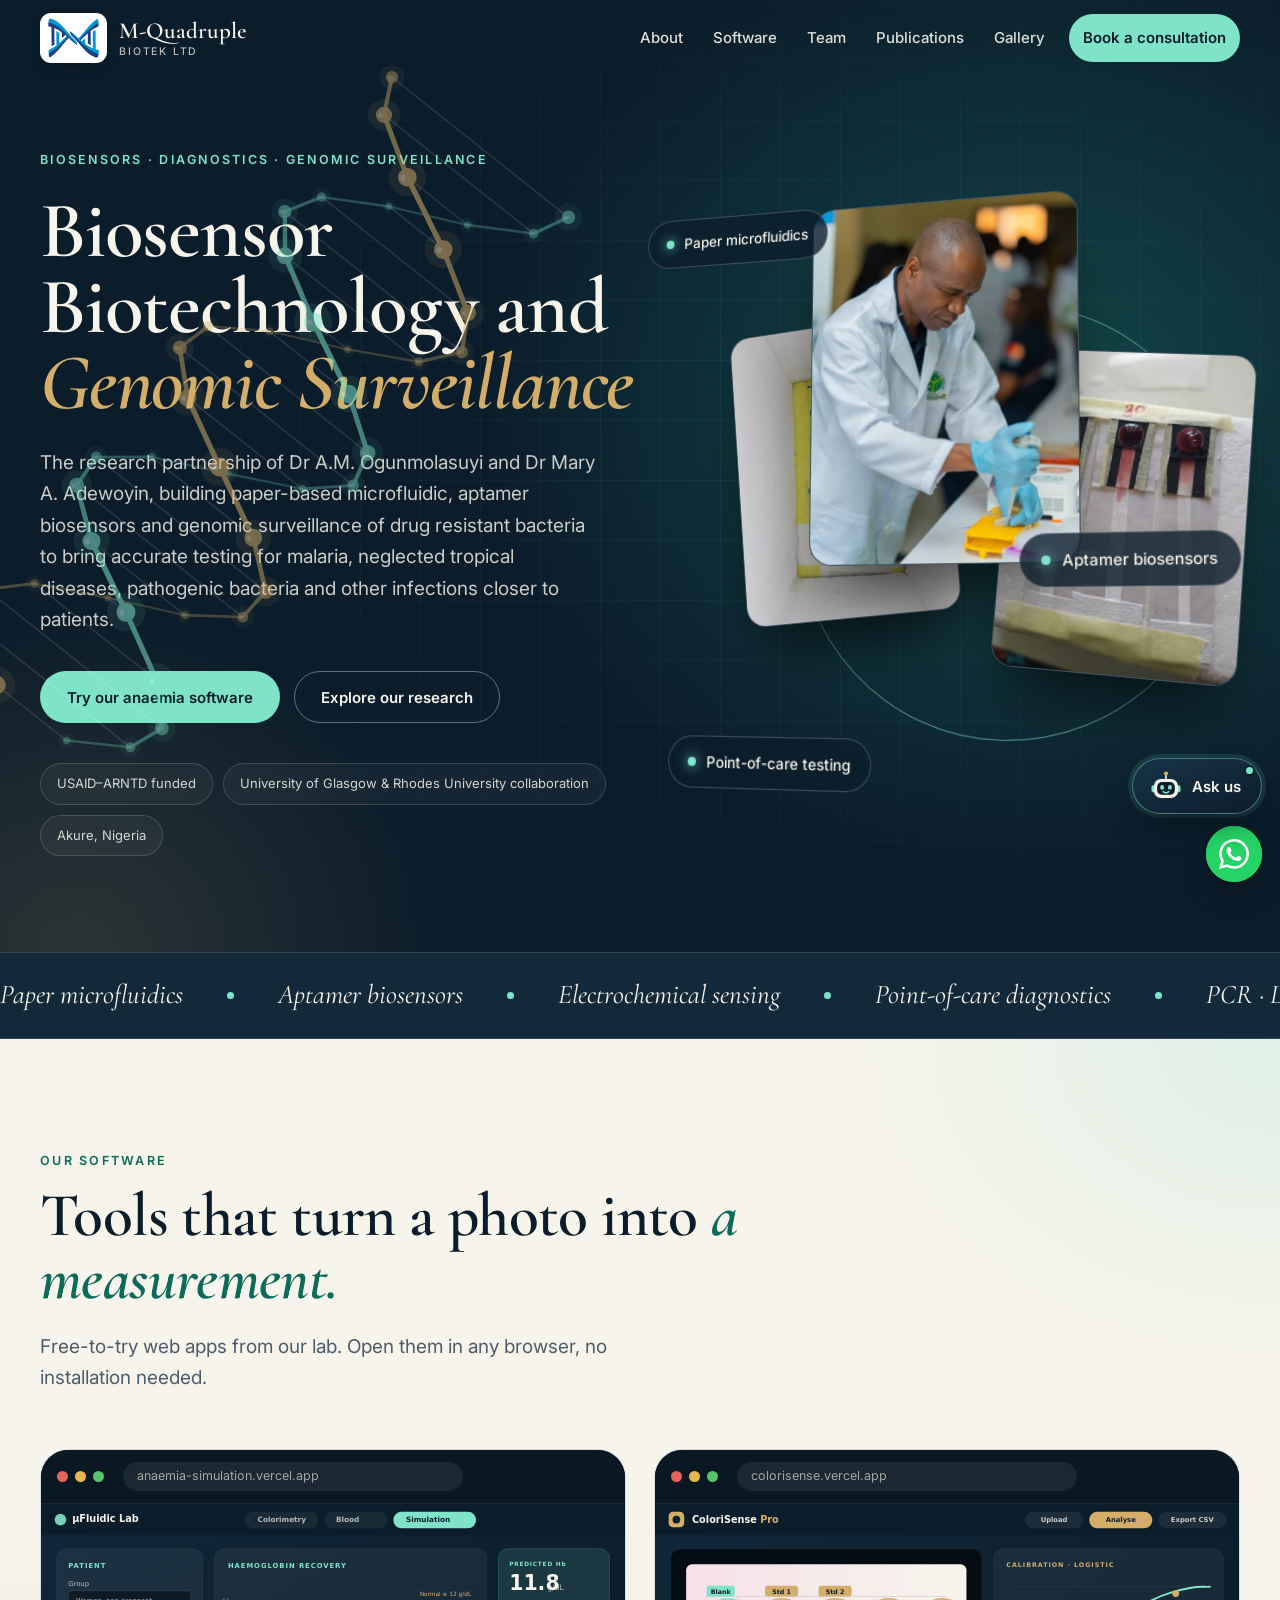
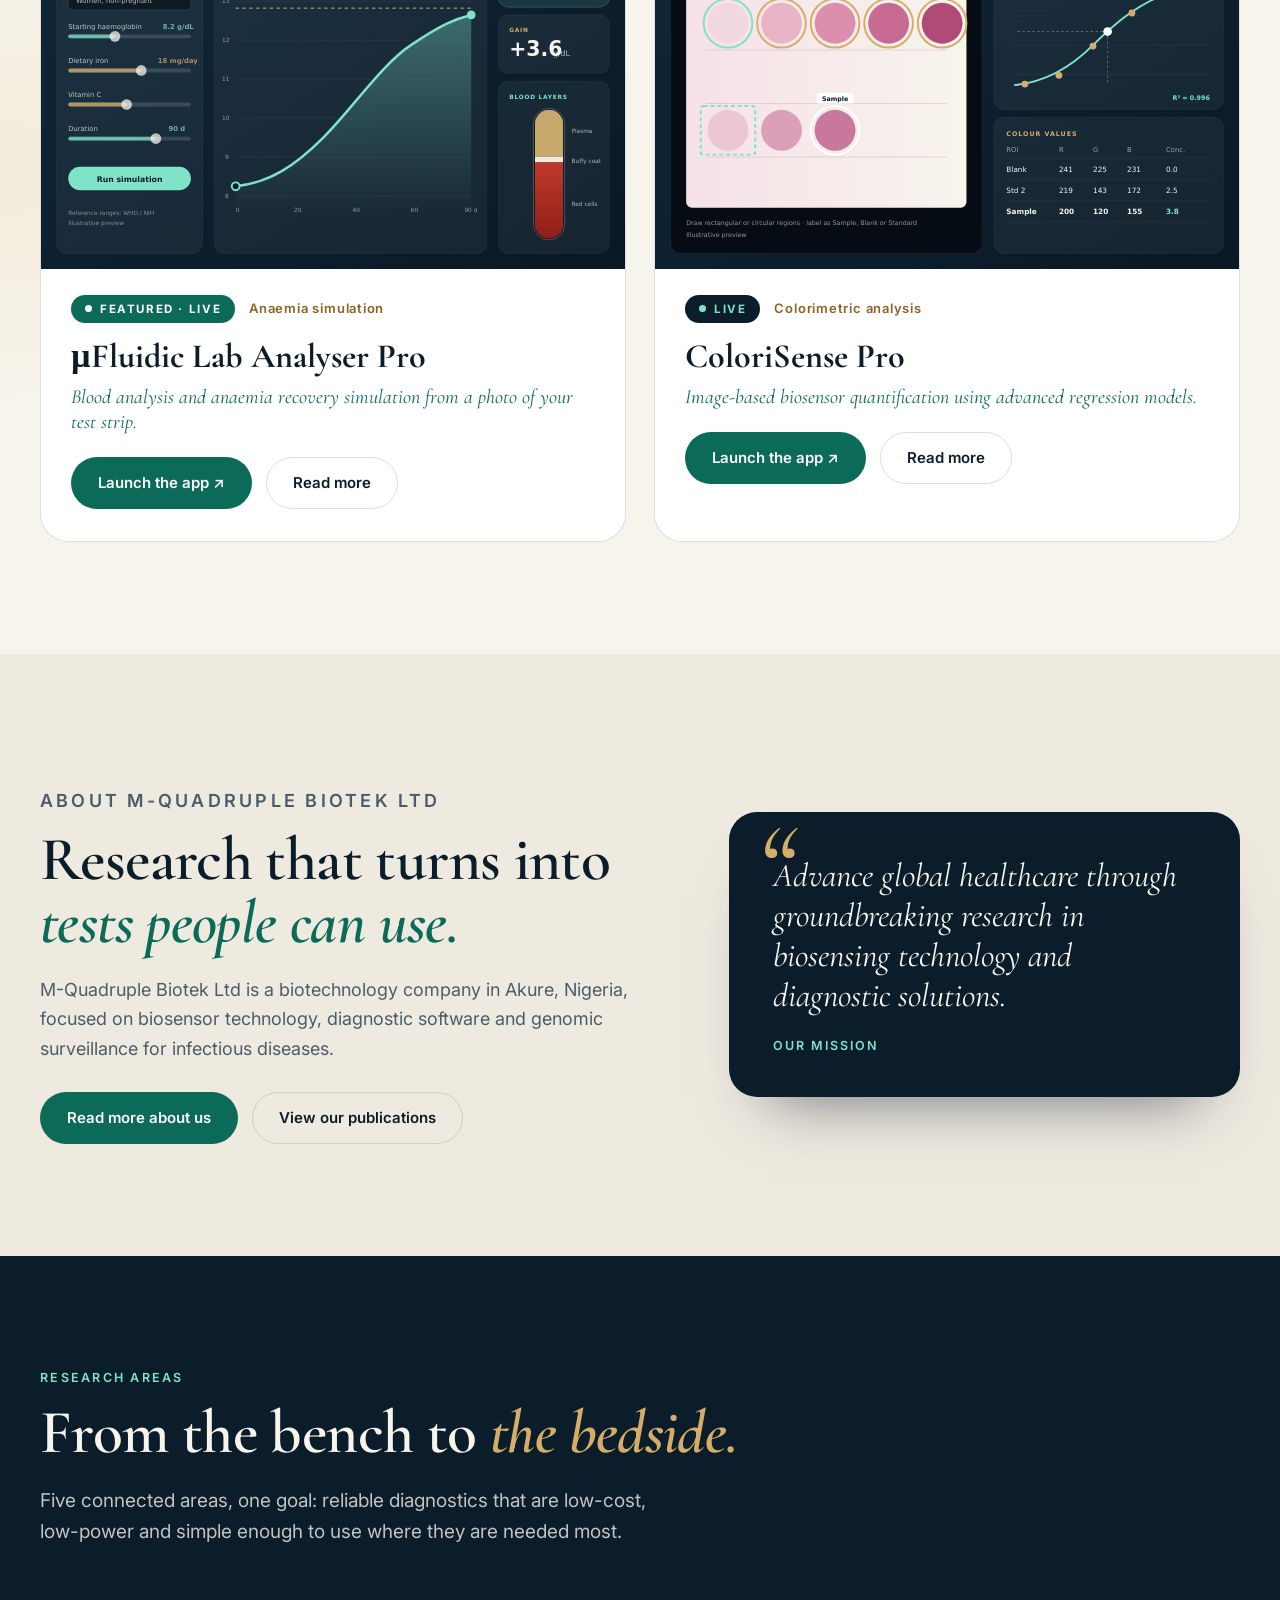
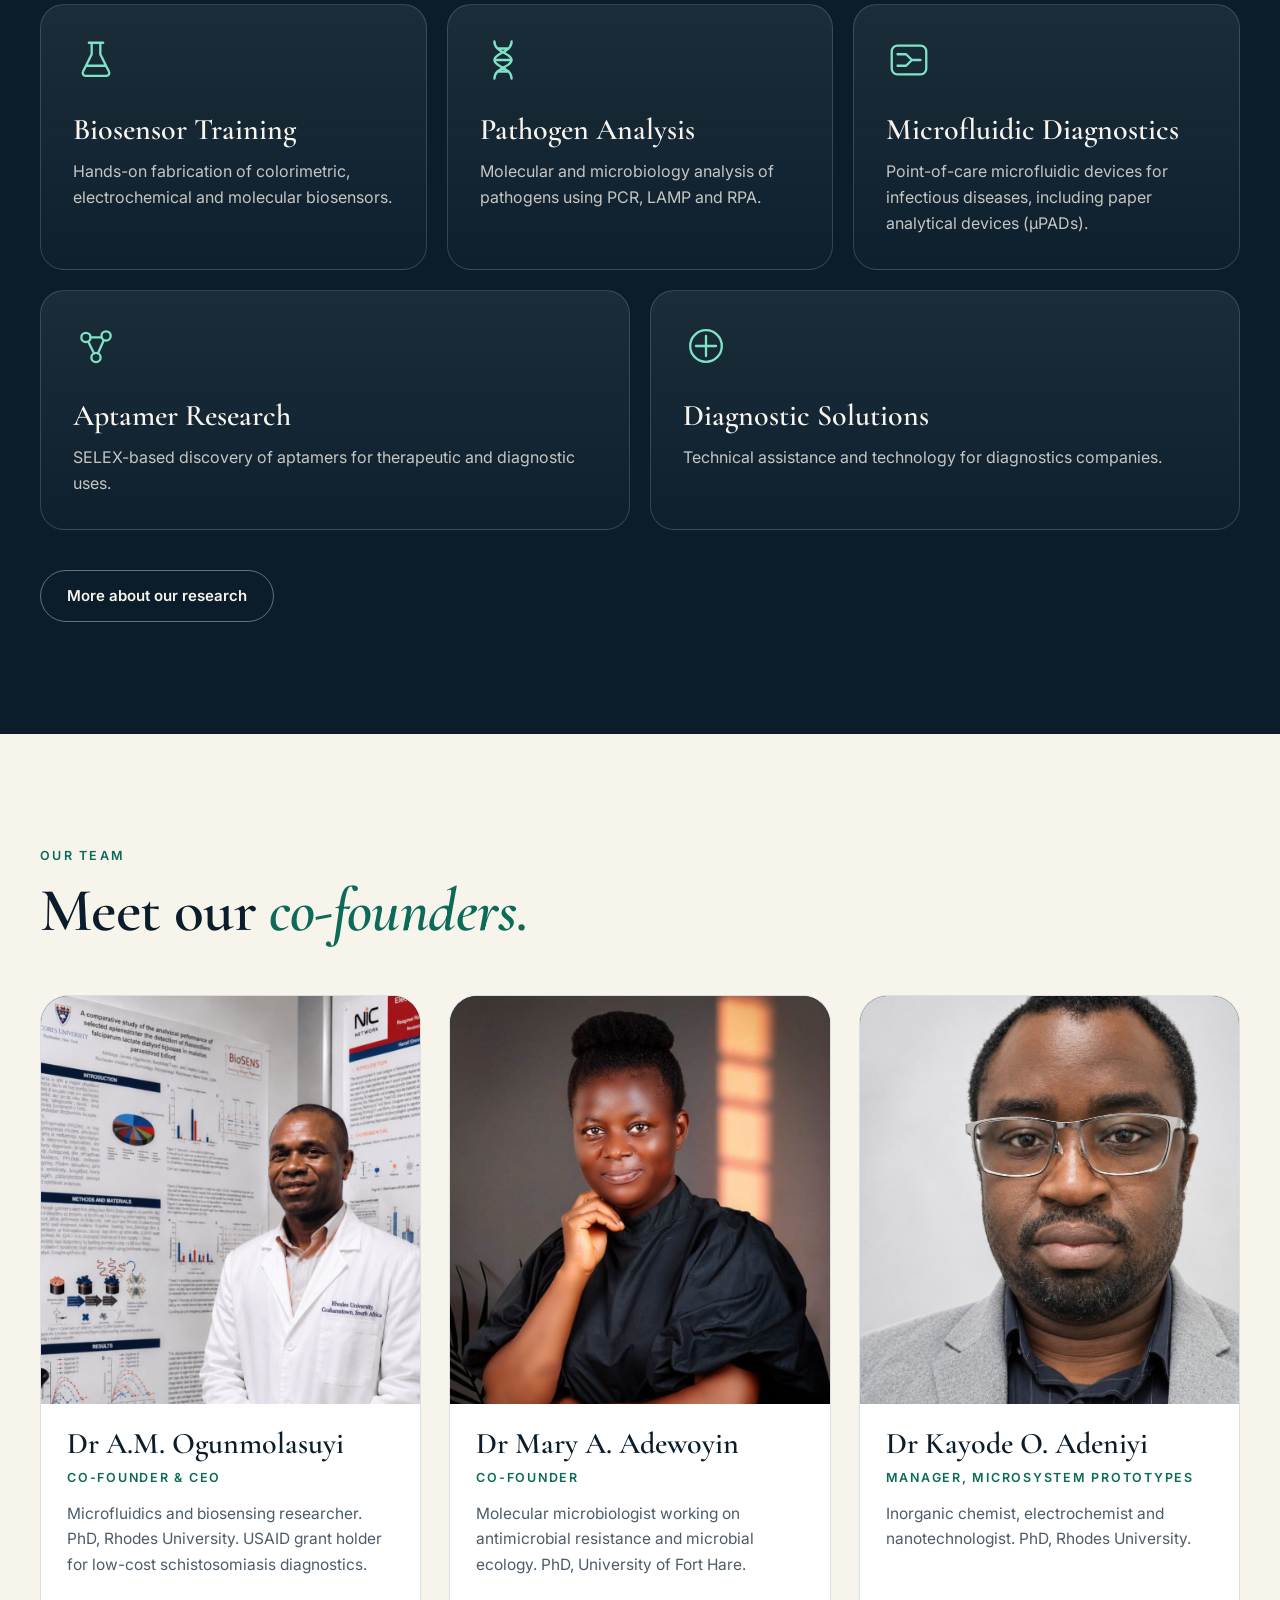
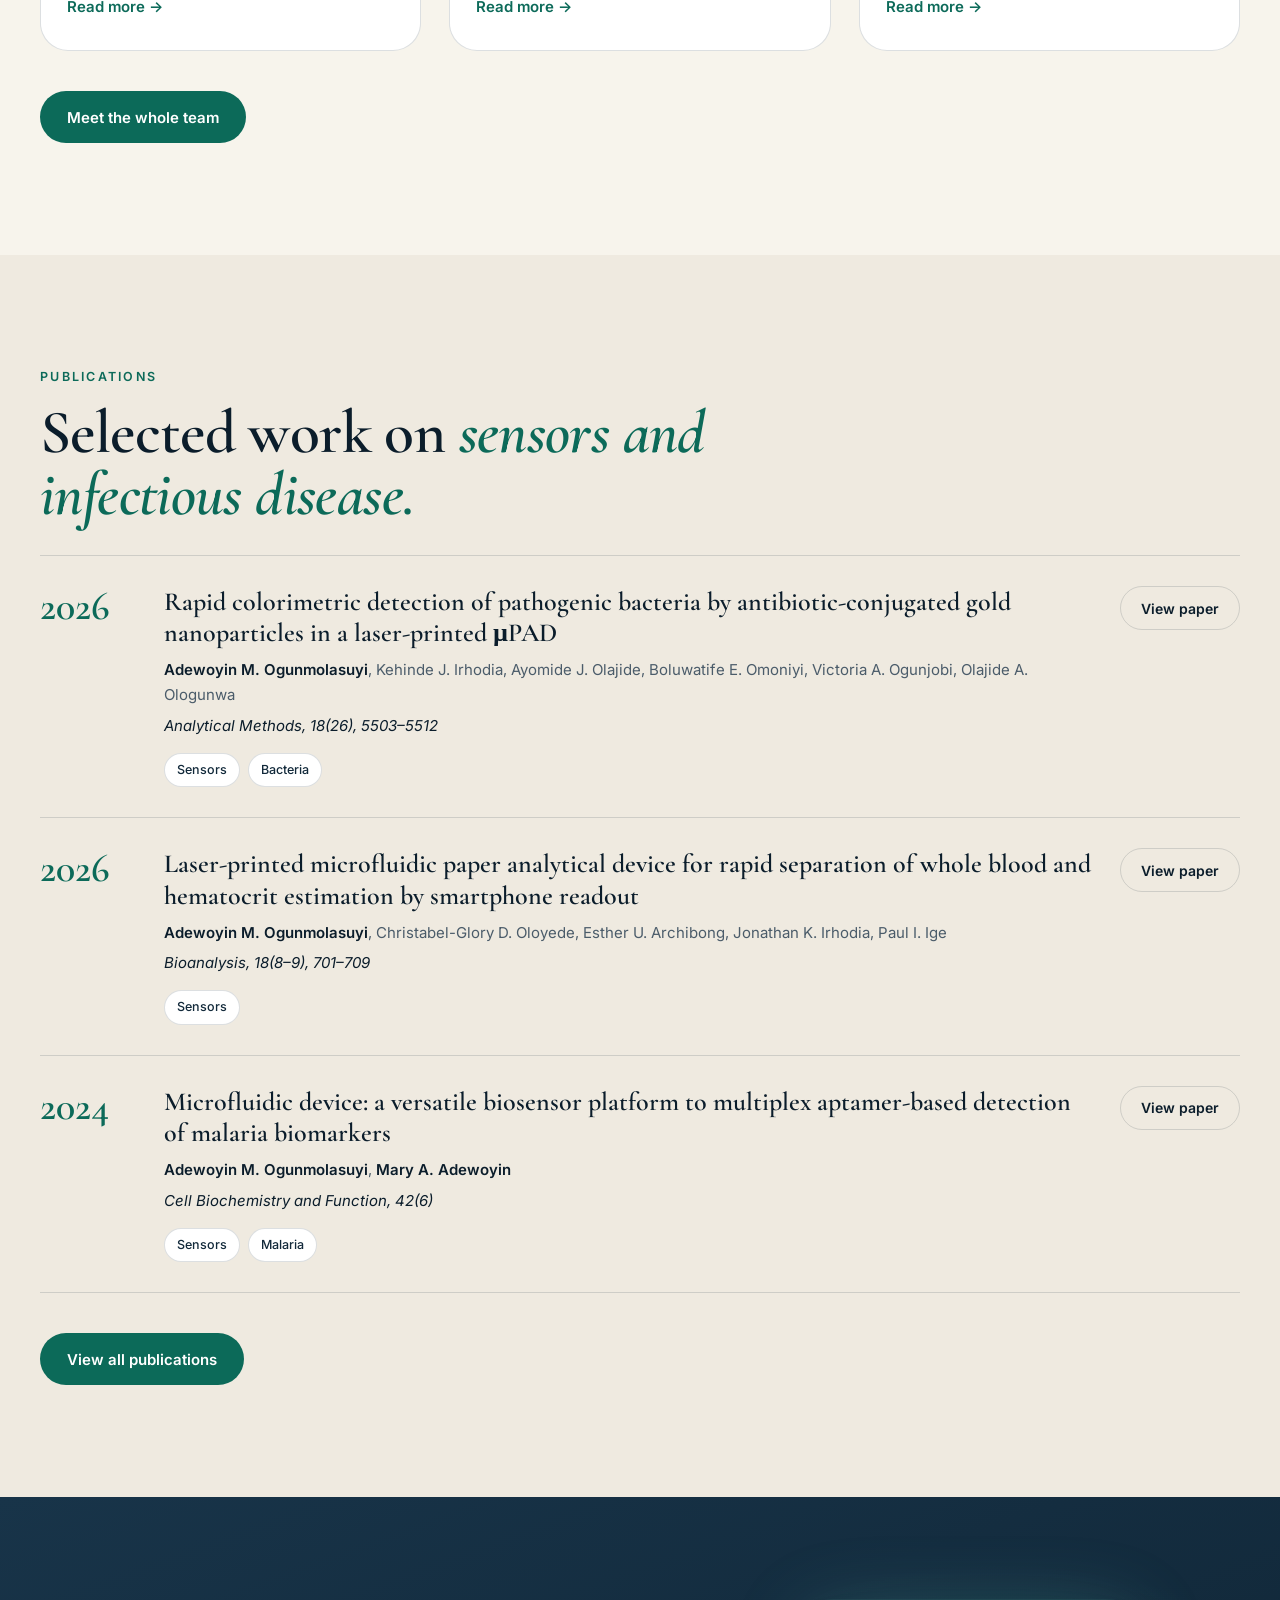
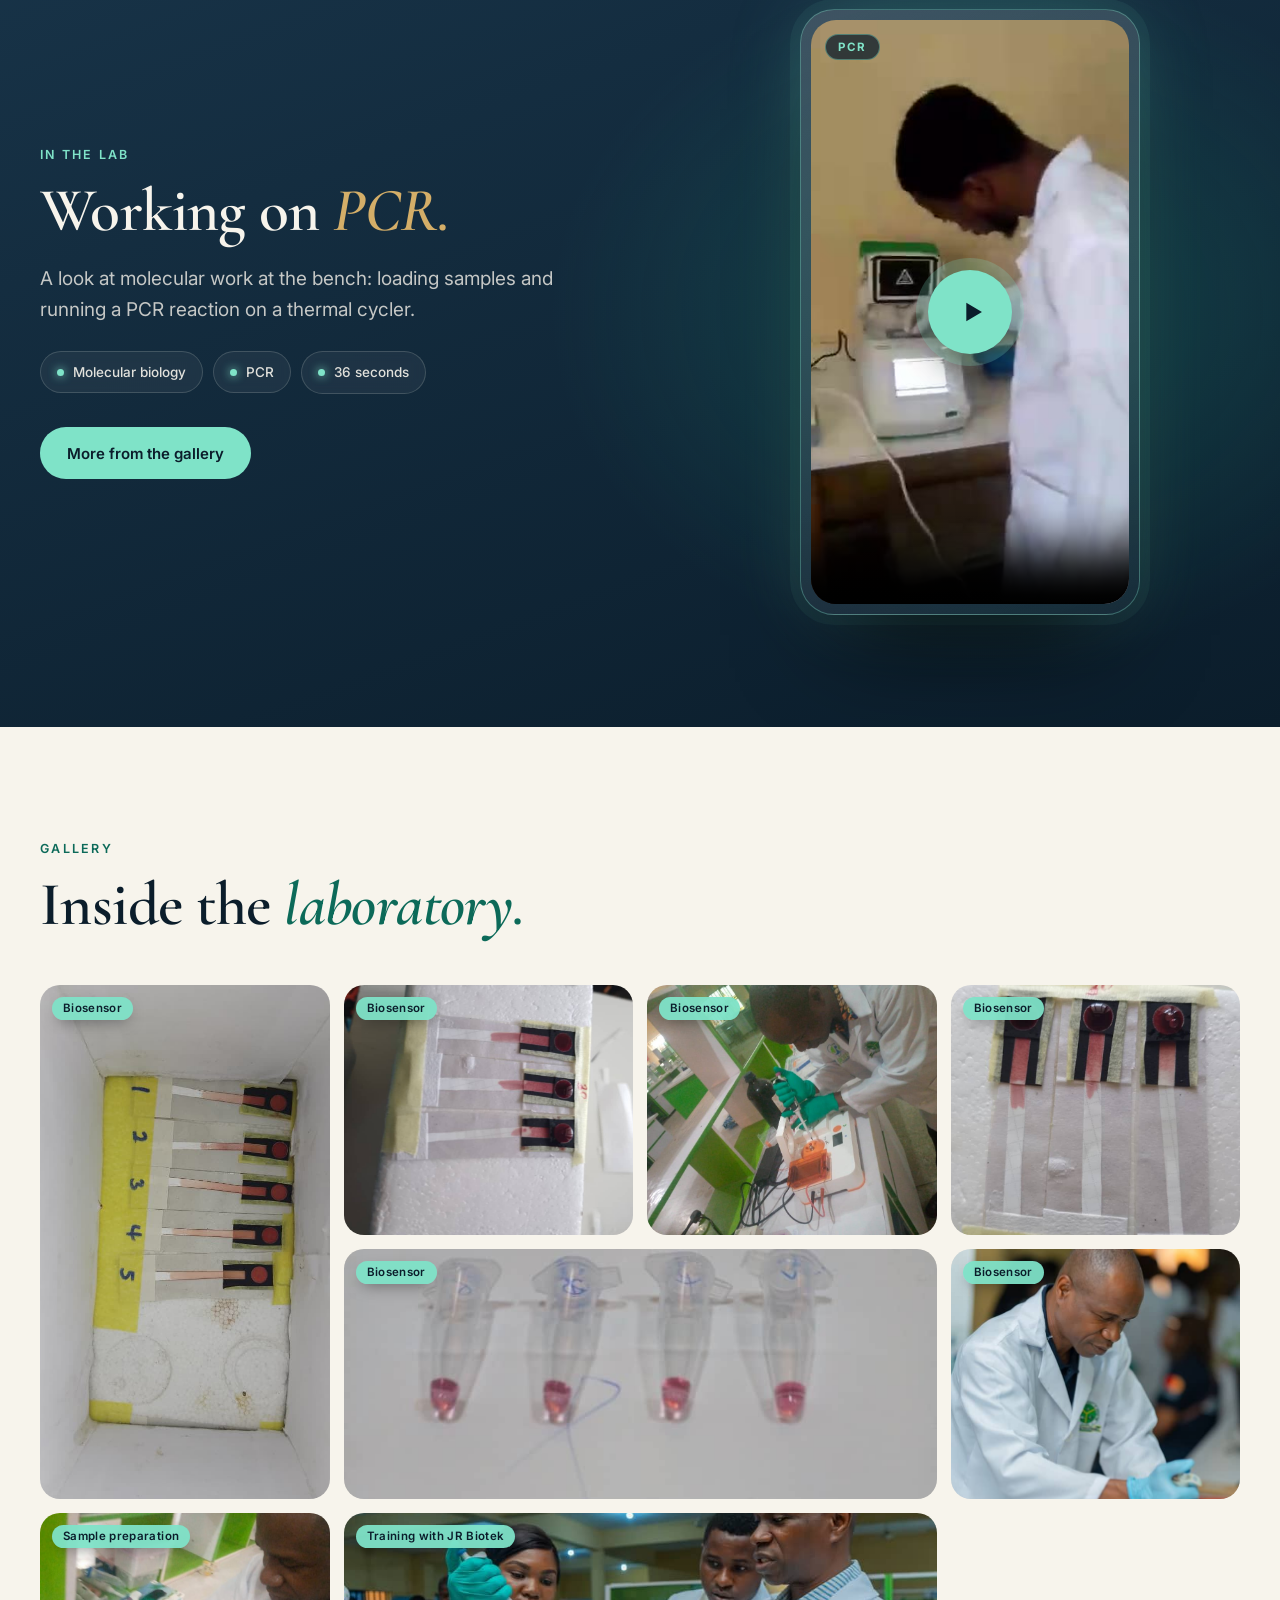
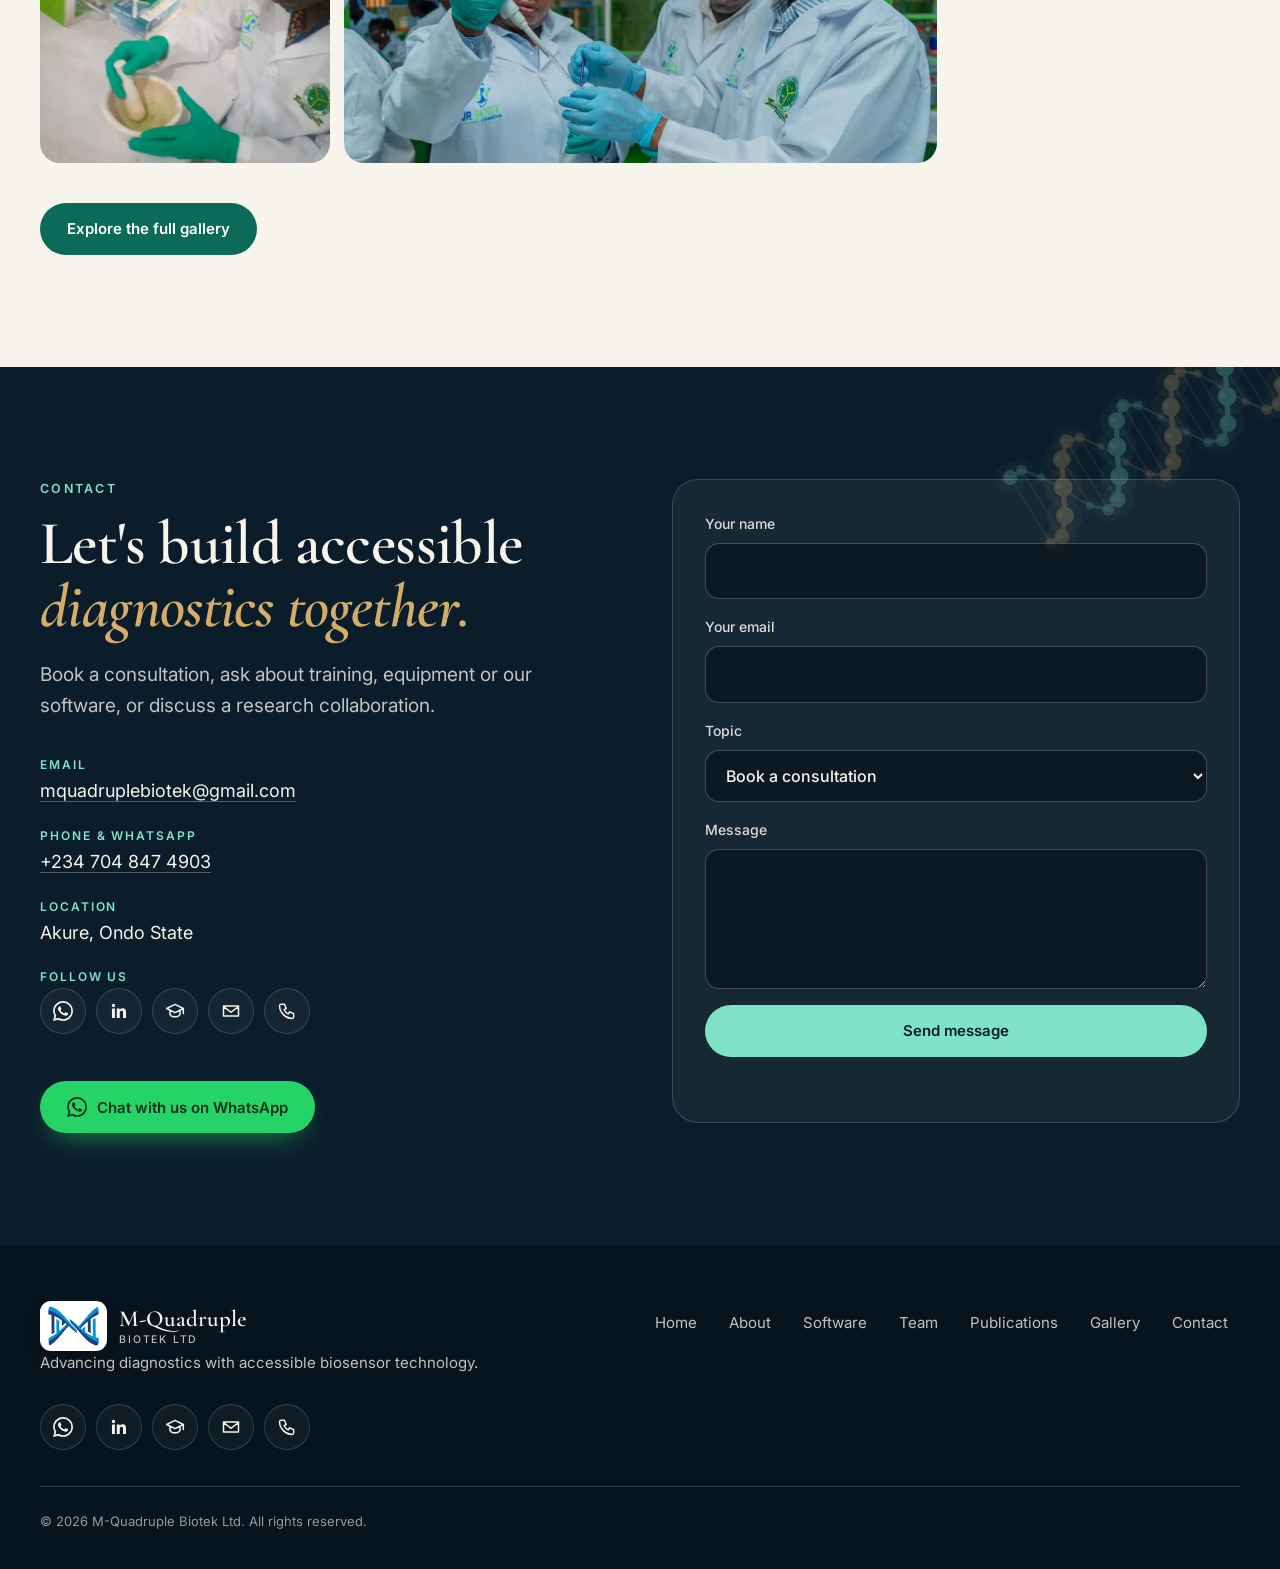
<file: index.html>
<!doctype html>
<html lang="en" class="no-js">
<head>
<meta charset="utf-8">
<meta name="viewport" content="width=device-width, initial-scale=1">
<title>M-Quadruple Biotek | Biosensors, diagnostics and anaemia software</title>
<meta name="description" content="M-Quadruple Biotek Ltd, Akure, Nigeria: biosensor biotechnology, genomic surveillance and free anaemia simulation and colorimetric analysis software.">
<!-- Link preview (WhatsApp, Facebook, LinkedIn, X). If your web address is not https://mquadruple.com, change it in the lines below. The preview image is assets/og-image.png (it shows the logo); replace that file to change it. -->
<link rel="canonical" href="https://mquadruple.com/">
<meta property="og:type" content="website">
<meta property="og:site_name" content="M-Quadruple Biotek Ltd">
<meta property="og:url" content="https://mquadruple.com/">
<meta property="og:title" content="M-Quadruple Biotek | Biosensors, diagnostics and anaemia software">
<meta property="og:description" content="M-Quadruple Biotek Ltd, Akure, Nigeria: biosensor biotechnology, genomic surveillance and free anaemia simulation and colorimetric analysis software.">
<meta property="og:image" content="https://mquadruple.com/assets/og-image.png">
<meta property="og:image:secure_url" content="https://mquadruple.com/assets/og-image.png">
<meta property="og:image:type" content="image/png">
<meta property="og:image:width" content="1200">
<meta property="og:image:height" content="630">
<meta property="og:image:alt" content="M-Quadruple Biotek logo: Biosensor Biotechnology and Genomic Surveillance">
<meta name="twitter:card" content="summary_large_image">
<meta name="twitter:title" content="M-Quadruple Biotek | Biosensors, diagnostics and anaemia software">
<meta name="twitter:description" content="M-Quadruple Biotek Ltd, Akure, Nigeria: biosensor biotechnology, genomic surveillance and free anaemia simulation and colorimetric analysis software.">
<meta name="twitter:image" content="https://mquadruple.com/assets/og-image.png">
<meta name="theme-color" content="#0B1D2B">
<link rel="icon" href="assets/favicon.ico" sizes="any">
<link rel="icon" href="assets/favicon-32.png" type="image/png" sizes="32x32">
<link rel="icon" href="assets/favicon-192.png" type="image/png" sizes="192x192">
<link rel="apple-touch-icon" href="assets/apple-touch-icon.png">
<link rel="preconnect" href="https://fonts.googleapis.com">
<link rel="preconnect" href="https://fonts.gstatic.com" crossorigin>
<link rel="stylesheet" href="https://fonts.googleapis.com/css2?family=Cormorant+Garamond:ital,wght@0,500;0,600;0,700;1,500;1,600&family=Inter:wght@400;500;600;700&display=swap">
<link rel="stylesheet" href="css/styles.css">
<script src="js/site.js"></script>
<script src="js/publications-data.js"></script>
<script src="js/gallery-data.js"></script>
<script src="js/main.js" defer></script>
</head>
<body>
<a class="skip" href="#main">Skip to content</a>
<!-- Header, footer and WhatsApp button are built from js/site.js -->
<header id="site-header"></header>
<main id="main">
<noscript><div class="wrap" style="padding:140px 0"><h1>M-Quadruple Biotek Ltd</h1><p>Please turn on JavaScript to view this site, or email mquadruplebiotek@gmail.com.</p></div></noscript>
<!-- ============ HERO ============ -->
<section class="hero" id="top">
  <div class="wrap hero-grid">
    <div>
      <p class="eyebrow">Biosensors &middot; Diagnostics &middot; Genomic surveillance</p>
      <h1>Biosensor Biotechnology and <em>Genomic Surveillance</em></h1>
      <p class="sub">The research partnership of Dr A.M. Ogunmolasuyi and Dr Mary A. Adewoyin, building paper-based microfluidic, aptamer biosensors and genomic surveillance of drug resistant bacteria to bring accurate testing for malaria, neglected tropical diseases, pathogenic bacteria and other infections closer to patients.</p>
      <div class="actions">
        <a class="btn btn-mint" href="software.html">Try our anaemia software</a>
        <a class="btn btn-line" href="about.html#research">Explore our research</a>
      </div>
      <ul class="facts">
        <li>USAID&ndash;ARNTD funded</li>
        <li>University of Glasgow &amp; Rhodes University collaboration</li>
        <li>Akure, Nigeria</li>
      </ul>
    </div>

    <div class="stage" id="stage">
      <div class="sway"><div class="stack">
        <div class="ring"></div><div class="ring r2"></div>
        <div class="card3 k1"><div class="bob"><img src="assets/images/hero-1.jpg" alt="Numbered paper microfluidic test strips in a foam-lined box" width="762" height="1016" fetchpriority="high"></div></div>
        <div class="card3 k2"><div class="bob"><img src="assets/images/hero-2.jpg" alt="A researcher loading a sample with a pipette in the laboratory" width="584" height="876" fetchpriority="high"></div></div>
        <div class="card3 k3"><div class="bob"><img src="assets/images/hero-3.jpg" alt="Three paper microfluidic strips carrying blood samples" width="810" height="1080"></div></div>
        <div class="chip3 cA"><span>Paper microfluidics</span></div>
        <div class="chip3 cB"><span>Aptamer biosensors</span></div>
        <div class="chip3 cC"><span>Point-of-care testing</span></div>
      </div></div>
    </div>
  </div>
</section>

<!-- ============ MARQUEE ============ -->
<div class="strip" aria-hidden="true">
  <div class="strip-track">
    <span>Paper microfluidics</span><span>Aptamer biosensors</span><span>Electrochemical sensing</span><span>Point-of-care diagnostics</span><span>PCR &middot; LAMP &middot; RPA</span><span>Genomic surveillance</span><span>Malaria</span><span>Schistosomiasis</span>
    <span>Paper microfluidics</span><span>Aptamer biosensors</span><span>Electrochemical sensing</span><span>Point-of-care diagnostics</span><span>PCR &middot; LAMP &middot; RPA</span><span>Genomic surveillance</span><span>Malaria</span><span>Schistosomiasis</span>
  </div>
</div>

<!-- ============ SOFTWARE (summary) ============
     Each <article class="swc"> is one app card. Full details live on software.html. -->
<section class="sec software" id="software">
  <div class="wrap">
    <p class="eyebrow rv">Our software</p>
    <h2 class="h2 rv">Tools that turn a photo into <em>a measurement.</em></h2>
    <p class="lead rv">Free-to-try web apps from our lab. Open them in any browser, no installation needed.</p>
    <div class="swgrid">
      <article class="swc rv">
        <a class="browser" href="https://anaemia-simulation.vercel.app/" target="_blank" rel="noopener" aria-label="Open the anaemia software">
          <div class="bbar"><i></i><i></i><i></i><span class="url">anaemia-simulation.vercel.app</span></div>
          <img src="assets/images/software/anaemia.svg" alt="Preview of the Fluidic Lab Analyser Pro simulation screen" width="1200" height="750">
        </a>
        <div class="body">
          <div class="sw-meta"><span class="pill pill-hot">Featured &middot; Live</span><span class="kick">Anaemia simulation</span></div>
          <h3>&micro;Fluidic Lab Analyser Pro</h3>
          <p class="sw-tag">Blood analysis and anaemia recovery simulation from a photo of your test strip.</p>
          <div class="actions"><a class="btn btn-green" href="https://anaemia-simulation.vercel.app/" target="_blank" rel="noopener">Launch the app &nearr;</a><a class="btn btn-ghost" href="software.html#anaemia">Read more</a></div>
        </div>
      </article>
      <article class="swc rv" style="--d:.1s">
        <a class="browser" href="https://colorisense.vercel.app/" target="_blank" rel="noopener" aria-label="Open ColoriSense Pro">
          <div class="bbar"><i></i><i></i><i></i><span class="url">colorisense.vercel.app</span></div>
          <img src="assets/images/software/colorisense.svg" alt="Preview of the ColoriSense Pro analysis screen" width="1200" height="750" loading="lazy">
        </a>
        <div class="body">
          <div class="sw-meta"><span class="pill">Live</span><span class="kick">Colorimetric analysis</span></div>
          <h3>ColoriSense Pro</h3>
          <p class="sw-tag">Image-based biosensor quantification using advanced regression models.</p>
          <div class="actions"><a class="btn btn-green" href="https://colorisense.vercel.app/" target="_blank" rel="noopener">Launch the app &nearr;</a><a class="btn btn-ghost" href="software.html#colorisense">Read more</a></div>
        </div>
      </article>
    </div>
  </div>
</section>

<!-- ============ ABOUT (summary) ============ -->
<section class="sec alt" id="about">
  <div class="wrap">
    <div class="about-grid">
      <div class="copy rv">
        <p class="eyebrow">About M-Quadruple Biotek Ltd</p>
        <h2 class="h2">Research that turns into <em>tests people can use.</em></h2>
        <p>M-Quadruple Biotek Ltd is a biotechnology company in Akure, Nigeria, focused on biosensor technology, diagnostic software and genomic surveillance for infectious diseases.</p>
        <div class="actions"><a class="btn btn-green" href="about.html">Read more about us</a><a class="btn btn-ghost" href="publications.html">View our publications</a></div>
      </div>
      <div class="mission rv" style="--d:.1s">
        <blockquote>
          Advance global healthcare through groundbreaking research in biosensing technology and diagnostic solutions.
          <cite>Our mission</cite>
        </blockquote>
      </div>
    </div>
  </div>
</section>

<!-- ============ RESEARCH ============ -->
<section class="sec dark" id="research">
  <div class="wrap">
    <p class="eyebrow rv">Research areas</p>
    <h2 class="h2 rv">From the bench to <em>the bedside.</em></h2>
    <p class="lead rv">Five connected areas, one goal: reliable diagnostics that are low-cost, low-power and simple enough to use where they are needed most.</p>

    <div class="rgrid">
      <article class="rc rv">
        <svg viewBox="0 0 32 32" aria-hidden="true"><path d="M11 4h10M13 4v8l-6 12a2 2 0 0 0 1.8 3h14.4a2 2 0 0 0 1.8-3l-6-12V4M9.5 20h13"/></svg>
        <h3>Biosensor Training</h3><p>Hands-on fabrication of colorimetric, electrochemical and molecular biosensors.</p>
      </article>
      <article class="rc rv" style="--d:.08s">
        <svg viewBox="0 0 32 32" aria-hidden="true"><path d="M10 3c0 8 12 8 12 13s-12 5-12 13M22 3c0 8-12 8-12 13s12 5 12 13M12 8h8M11 16h10M12 24h8"/></svg>
        <h3>Pathogen Analysis</h3><p>Molecular and microbiology analysis of pathogens using PCR, LAMP and RPA.</p>
      </article>
      <article class="rc rv" style="--d:.16s">
        <svg viewBox="0 0 32 32" aria-hidden="true"><rect x="4" y="6" width="24" height="20" rx="4"/><path d="M8 12h6l4 4h6M8 20h6l4-4"/></svg>
        <h3>Microfluidic Diagnostics</h3><p>Point-of-care microfluidic devices for infectious diseases, including paper analytical devices (&micro;PADs).</p>
      </article>
      <article class="rc rv">
        <svg viewBox="0 0 32 32" aria-hidden="true"><circle cx="9" cy="10" r="3.2"/><circle cx="23" cy="9" r="3.2"/><circle cx="16" cy="24" r="3.2"/><path d="M12.2 10h7.6M10.6 13l4 8M21.4 12l-4 9"/></svg>
        <h3>Aptamer Research</h3><p>SELEX-based discovery of aptamers for therapeutic and diagnostic uses.</p>
      </article>
      <article class="rc rv" style="--d:.1s">
        <svg viewBox="0 0 32 32" aria-hidden="true"><circle cx="16" cy="16" r="11"/><path d="M16 9v14M9 16h14"/></svg>
        <h3>Diagnostic Solutions</h3><p>Technical assistance and technology for diagnostics companies.</p>
      </article>
    </div>
    <div class="more rv"><a class="btn btn-line" href="about.html#research">More about our research</a></div>
</div>
</section>

<!-- ============ CO-FOUNDERS (summary) ============ -->
<section class="sec" id="team">
  <div class="wrap">
    <p class="eyebrow rv">Our team</p>
    <h2 class="h2 rv">Meet our <em>co-founders.</em></h2>
    <div class="cfgrid">
      <article class="cfc rv" data-tilt="4">
        <a class="cph" href="team.html#cofounder-1"><img src="assets/images/founder.jpg" alt="Dr Adewoyin M. Ogunmolasuyi in a laboratory coat" width="732" height="1100" loading="lazy" style="object-position:50% 20%"></a>
        <div class="body"><h3>Dr A.M. Ogunmolasuyi</h3><p class="role">Co-founder &amp; CEO</p>
        <p>Microfluidics and biosensing researcher. PhD, Rhodes University. USAID grant holder for low-cost schistosomiasis diagnostics.</p>
        <a class="more-link" href="team.html#cofounder-1">Read more &rarr;</a></div>
      </article>
      <article class="cfc rv" style="--d:.1s" data-tilt="4">
        <a class="cph" href="team.html#cofounder-2"><img src="assets/images/profile-adewoyin.jpg" alt="Portrait of Dr Mary A. Adewoyin" width="856" height="1280" loading="lazy" style="object-position:50% 20%"></a>
        <div class="body"><h3>Dr Mary A. Adewoyin</h3><p class="role">Co-founder</p>
        <p>Molecular microbiologist working on antimicrobial resistance and microbial ecology. PhD, University of Fort Hare.</p>
        <a class="more-link" href="team.html#cofounder-2">Read more &rarr;</a></div>
      </article>
      <article class="cfc rv" style="--d:.2s" data-tilt="4">
        <a class="cph" href="team.html#manager"><img src="assets/images/profile-adeniyi.jpg" alt="Portrait of Dr Kayode Omotayo Adeniyi" width="800" height="1067" loading="lazy" style="object-position:50% 20%"></a>
        <div class="body"><h3>Dr Kayode O. Adeniyi</h3><p class="role">Manager, Microsystem Prototypes</p>
        <p>Inorganic chemist, electrochemist and nanotechnologist. PhD, Rhodes University.</p>
        <a class="more-link" href="team.html#manager">Read more &rarr;</a></div>
      </article>
    </div>
    <div class="more rv"><a class="btn btn-green" href="team.html">Meet the whole team</a></div>
  </div>
</section>

<!-- ============ PUBLICATIONS (latest 3, from js/publications-data.js) ============ -->
<section class="sec alt" id="publications">
  <div class="wrap">
    <p class="eyebrow rv">Publications</p>
    <h2 class="h2 rv">Selected work on <em>sensors and infectious disease.</em></h2>
    <div class="pubs" data-pubs data-limit="3"></div>
    <div class="more rv"><a class="btn btn-green" href="publications.html">View all publications</a></div>
  </div>
</section>

<!-- ============ VIDEO ============
     To change the video: replace assets/video/working-on-pcr.mp4 and working-on-pcr-poster.jpg (keep the names),
     or change the src below. Keep videos short and under about 8 MB so the page stays fast. -->
<section class="sec dark vid-sec" id="video">
  <canvas class="helix helix-bg" data-theme="dark" data-rot="-0.9" aria-hidden="true"></canvas>
  <div class="wrap vid-grid">
    <div class="vid-copy rv">
      <p class="eyebrow">In the lab</p>
      <h2 class="h2">Working on <em>PCR.</em></h2>
      <p class="lead">A look at molecular work at the bench: loading samples and running a PCR reaction on a thermal cycler.</p>
      <ul class="chips-row"><li>Molecular biology</li><li>PCR</li><li>36 seconds</li></ul>
      <div class="more" style="margin-top:34px"><a class="btn btn-mint" href="gallery.html#molecular">More from the gallery</a></div>
    </div>
    <div class="vid-stage rv" style="--d:.1s">
      <figure class="vframe" data-tilt="5">
        <video controls playsinline preload="none" poster="assets/video/working-on-pcr-poster.jpg" width="368" height="656" aria-label="Video: working on PCR in the laboratory">
          <source src="assets/video/working-on-pcr.mp4" type="video/mp4">
        </video>
        <button class="vplay" type="button" aria-label="Play video"><svg viewBox="0 0 24 24" aria-hidden="true"><path d="M8 5.5v13l11-6.5z"/></svg></button>
        <span class="vbadge">PCR</span>
      </figure>
    </div>
  </div>
</section>

<!-- ============ GALLERY (preview, from js/gallery-data.js) ============ -->
<section class="sec" id="gallery">
  <div class="wrap">
    <p class="eyebrow rv">Gallery</p>
    <h2 class="h2 rv">Inside the <em>laboratory.</em></h2>
    <div class="gal" data-gallery="home"></div>
    <div class="more rv"><a class="btn btn-green" href="gallery.html">Explore the full gallery</a></div>
  </div>
</section>

<!-- ============ CONTACT ============ -->
<section class="sec dark contact" id="contact">
  <canvas class="helix helix-corner" data-theme="dark" data-rot="-0.55" aria-hidden="true"></canvas>
  <div class="wrap contact-grid">
    <div class="rv">
      <p class="eyebrow">Contact</p>
      <h2 class="h2">Let's build accessible <em>diagnostics together.</em></h2>
      <p class="lead">Book a consultation, ask about training, equipment or our software, or discuss a research collaboration.</p>
      <dl class="cl">
        <div><dt>Email</dt><dd><a data-email></a></dd></div>
        <div><dt>Phone &amp; WhatsApp</dt><dd><a data-phone></a></dd></div>
        <div><dt>Location</dt><dd data-address></dd></div>
        <div><dt>Follow us</dt><dd><div data-social></div></dd></div>
      </dl>
      <a class="btn btn-wa wa-big" data-wa data-icon>Chat with us on WhatsApp</a>
    </div>
    <form class="form rv" id="contact-form" style="--d:.1s">
      <label>Your name<input name="name" type="text" autocomplete="name" required></label>
      <label>Your email<input name="email" type="email" autocomplete="email" required></label>
      <label>Topic
        <select name="topic">
          <option>Book a consultation</option>
          <option>Software question</option>
          <option>Training enquiry</option>
          <option>Research collaboration</option>
          <option>Laboratory equipment</option>
          <option>Other</option>
        </select>
      </label>
      <label>Message<textarea name="message" required></textarea></label>
      <button class="btn btn-mint" type="submit">Send message</button>
      <p class="note" id="form-note" aria-live="polite"></p>
    </form>
  </div>
</section>

</main>
<footer id="site-footer"></footer>

<!-- Image viewer -->
<dialog class="lb" id="lightbox" aria-label="Image viewer">
  <figure><button class="lb-x" data-close aria-label="Close image">&times;</button><img alt="" width="1000" height="700"><video controls playsinline preload="metadata" hidden></video><figcaption></figcaption></figure>
</dialog>
</body>
</html>
</file>
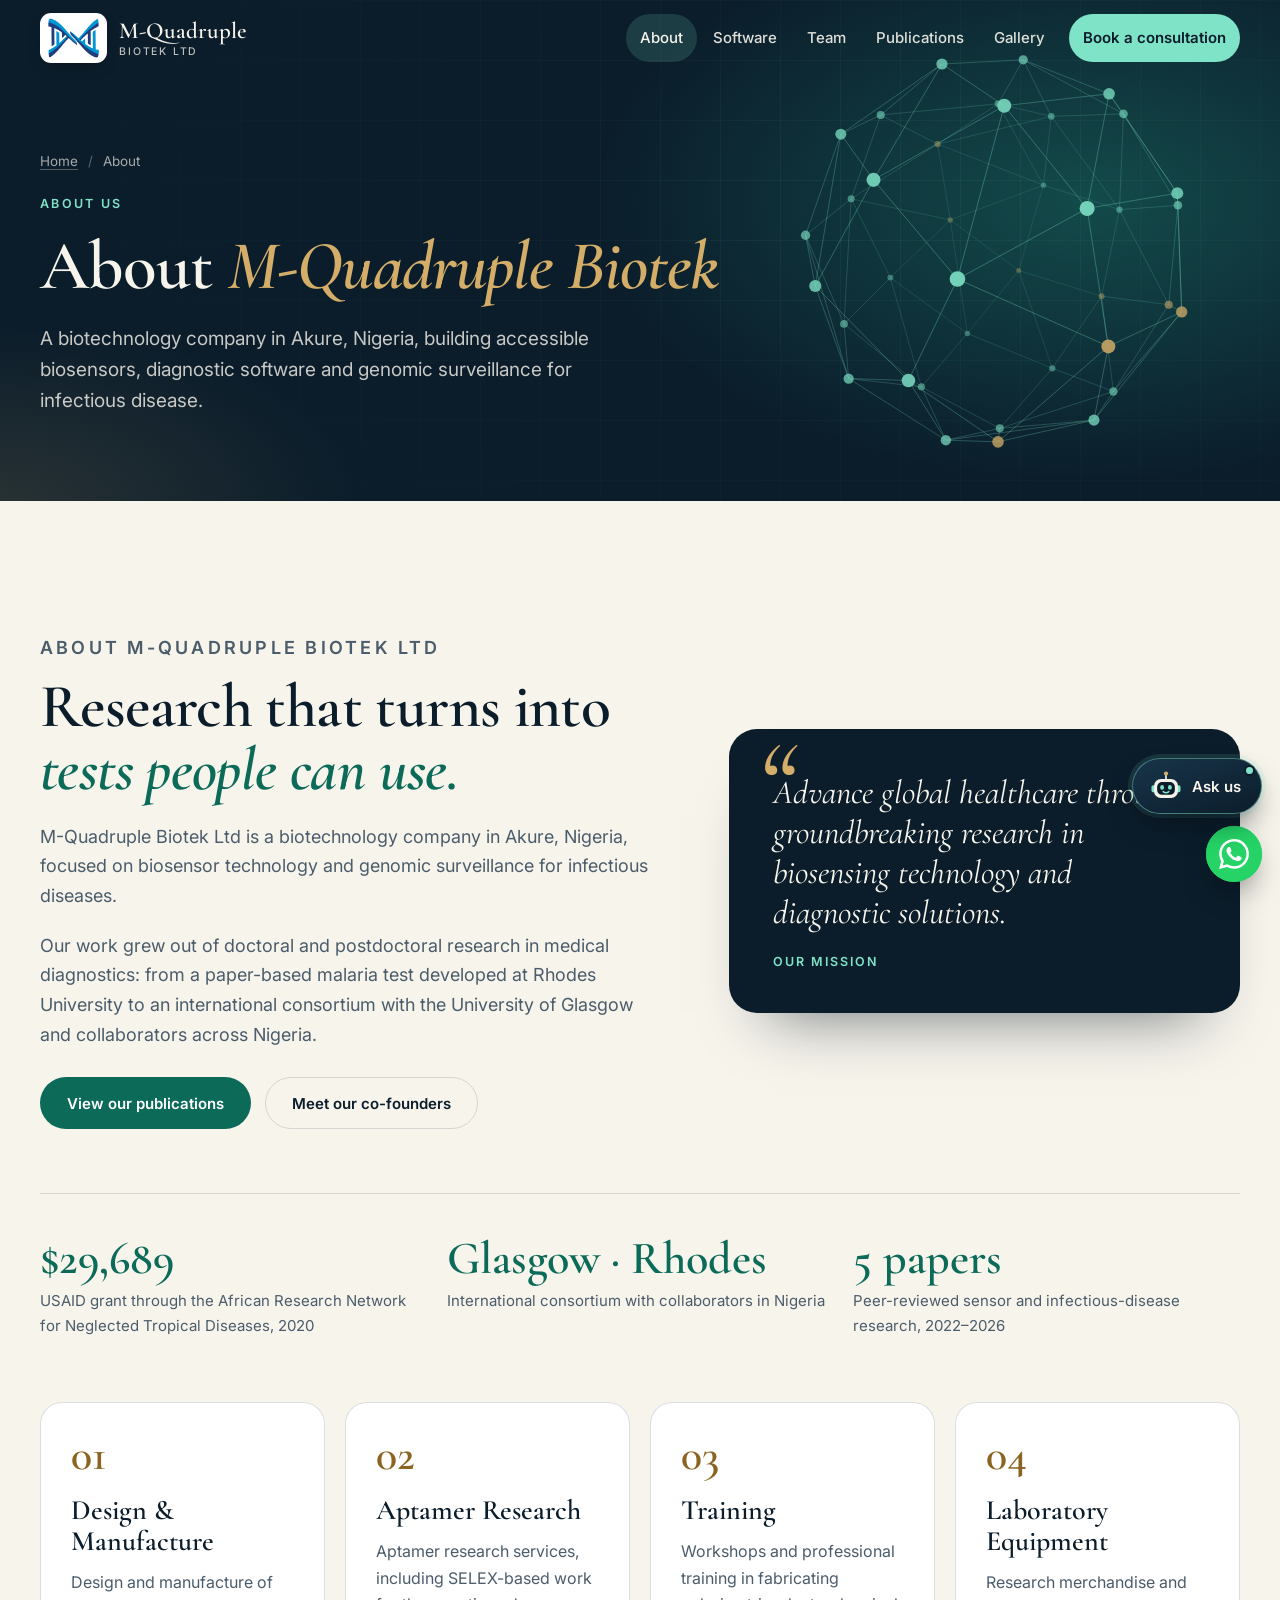
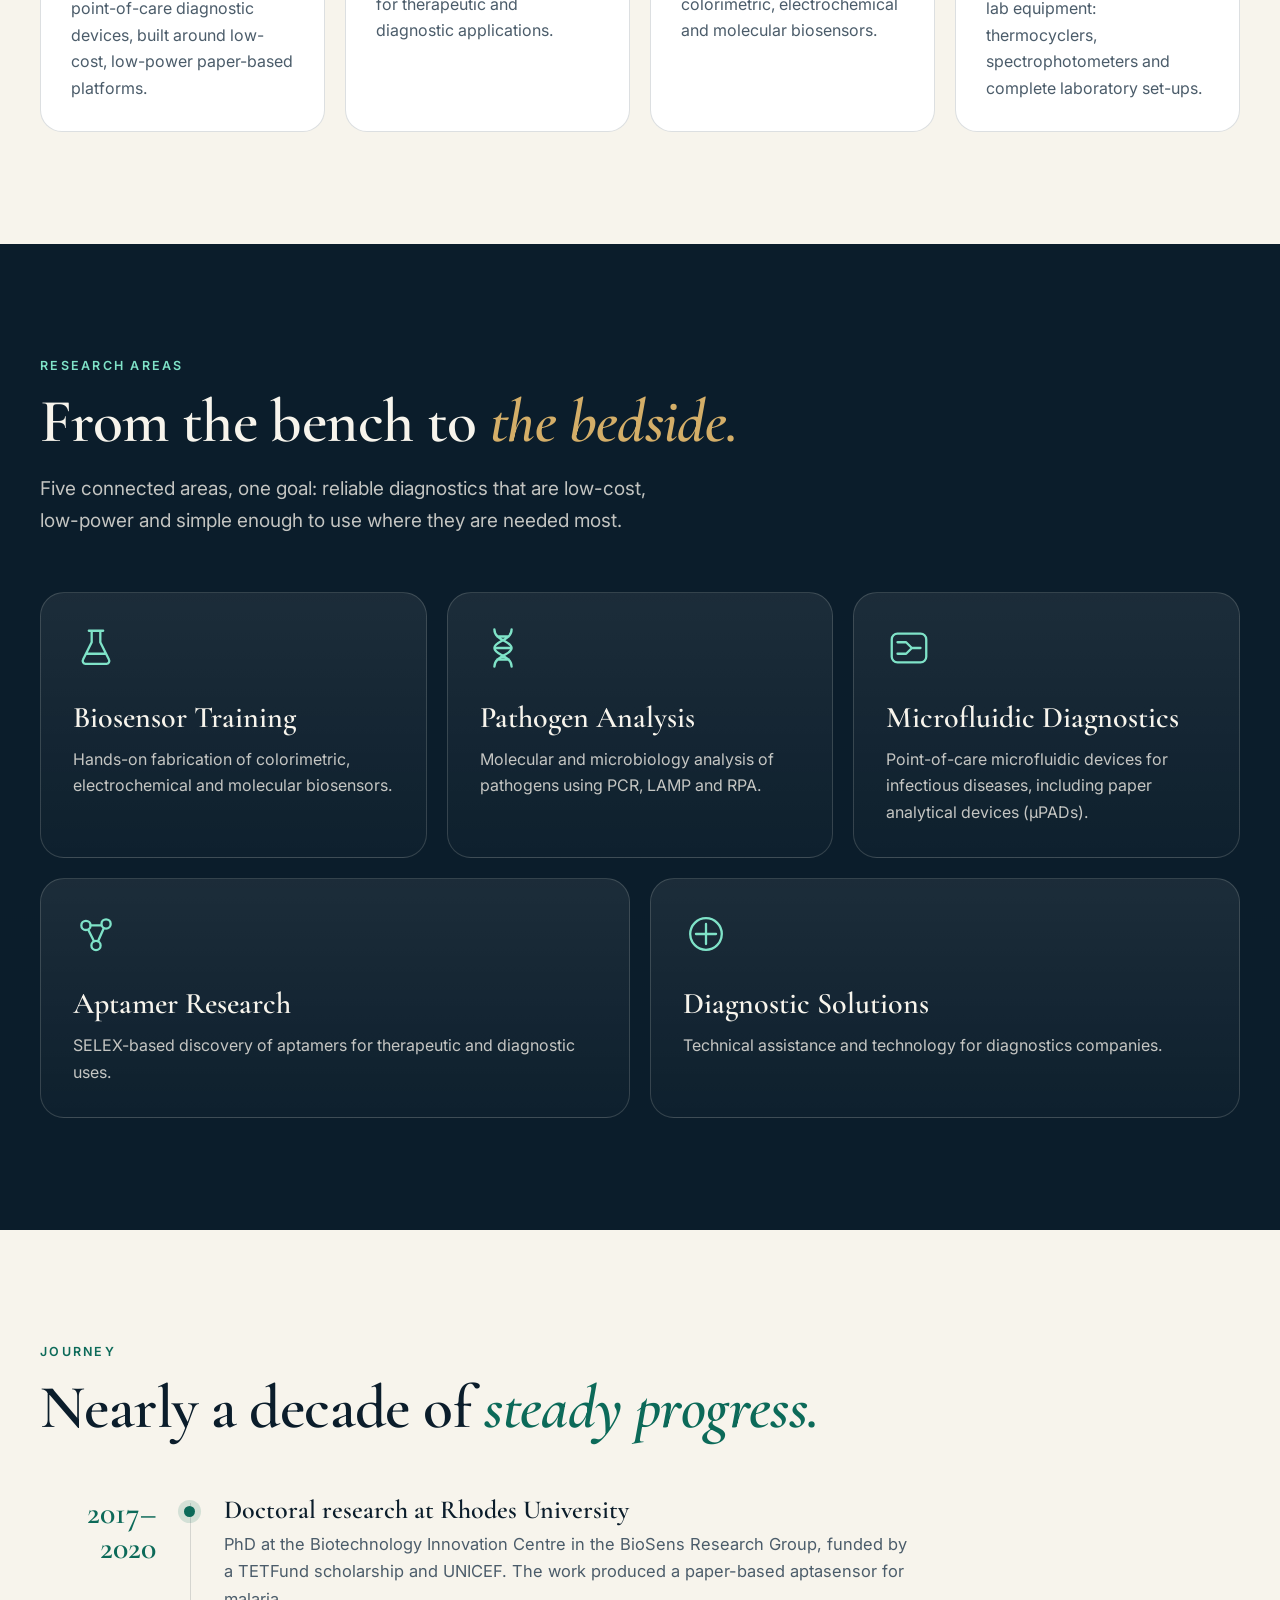
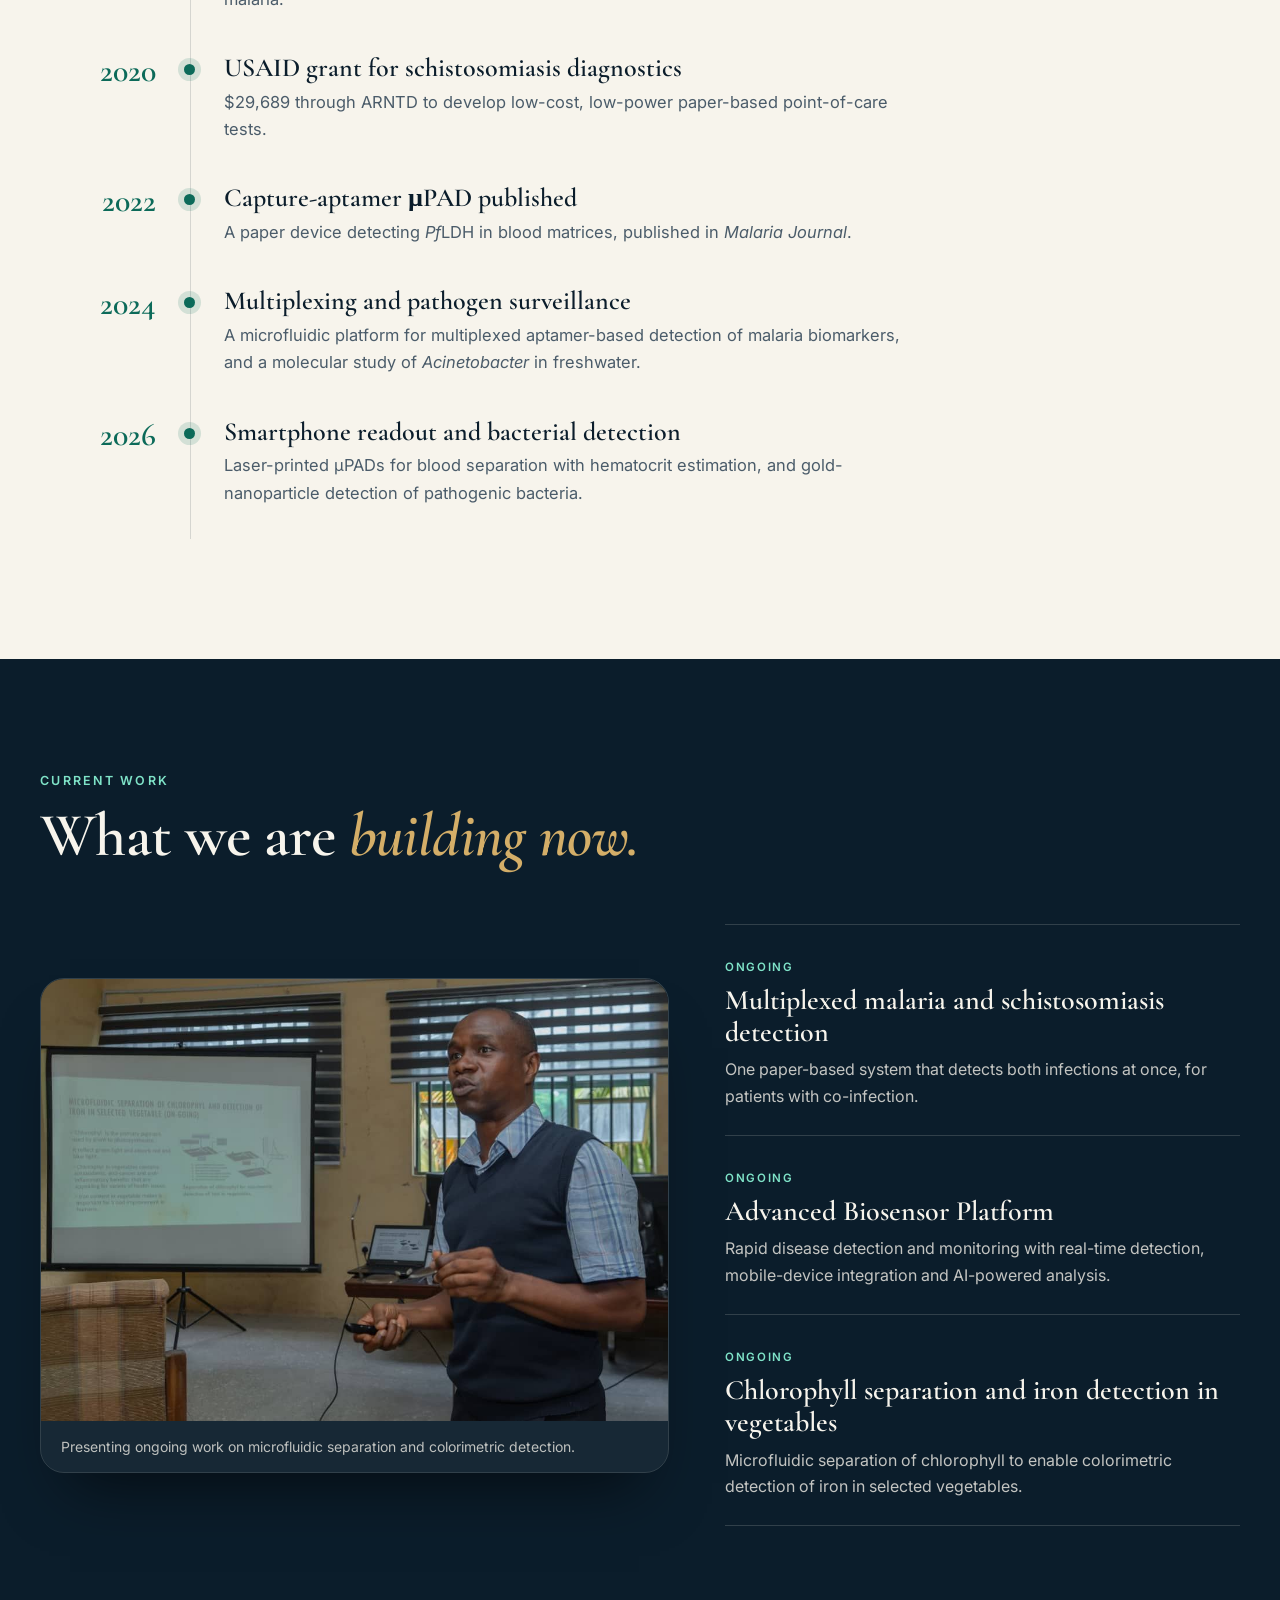
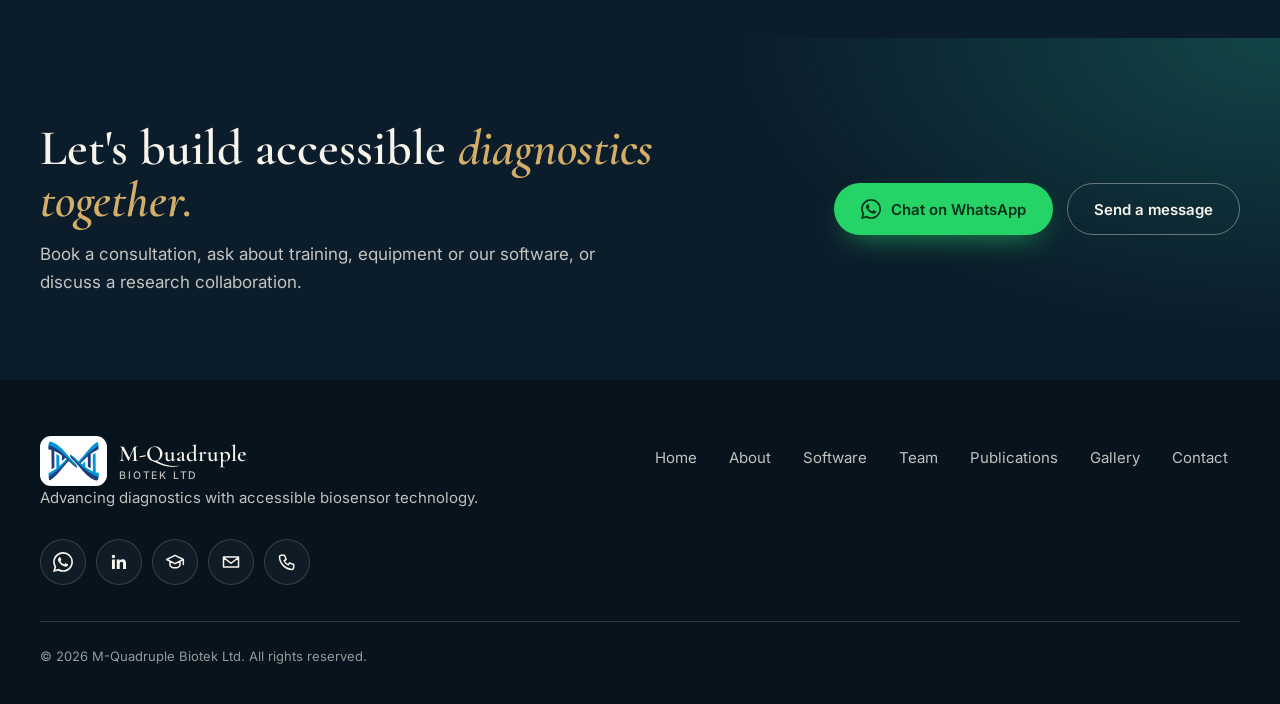
<file: about.html>
<!doctype html>
<html lang="en" class="no-js">
<head>
<meta charset="utf-8">
<meta name="viewport" content="width=device-width, initial-scale=1">
<title>About us | M-Quadruple Biotek</title>
<meta name="description" content="About M-Quadruple Biotek Ltd: our mission, services, research areas, journey and current work.">
<!-- Link preview (WhatsApp, Facebook, LinkedIn, X). If your web address is not https://mquadruple.com, change it in the lines below. The preview image is assets/og-image.png (it shows the logo); replace that file to change it. -->
<link rel="canonical" href="https://mquadruple.com/about.html">
<meta property="og:type" content="website">
<meta property="og:site_name" content="M-Quadruple Biotek Ltd">
<meta property="og:url" content="https://mquadruple.com/about.html">
<meta property="og:title" content="About us | M-Quadruple Biotek">
<meta property="og:description" content="About M-Quadruple Biotek Ltd: our mission, services, research areas, journey and current work.">
<meta property="og:image" content="https://mquadruple.com/assets/og-image.png">
<meta property="og:image:secure_url" content="https://mquadruple.com/assets/og-image.png">
<meta property="og:image:type" content="image/png">
<meta property="og:image:width" content="1200">
<meta property="og:image:height" content="630">
<meta property="og:image:alt" content="M-Quadruple Biotek logo: Biosensor Biotechnology and Genomic Surveillance">
<meta name="twitter:card" content="summary_large_image">
<meta name="twitter:title" content="About us | M-Quadruple Biotek">
<meta name="twitter:description" content="About M-Quadruple Biotek Ltd: our mission, services, research areas, journey and current work.">
<meta name="twitter:image" content="https://mquadruple.com/assets/og-image.png">
<meta name="theme-color" content="#0B1D2B">
<link rel="icon" href="assets/favicon.ico" sizes="any">
<link rel="icon" href="assets/favicon-32.png" type="image/png" sizes="32x32">
<link rel="icon" href="assets/favicon-192.png" type="image/png" sizes="192x192">
<link rel="apple-touch-icon" href="assets/apple-touch-icon.png">
<link rel="preconnect" href="https://fonts.googleapis.com">
<link rel="preconnect" href="https://fonts.gstatic.com" crossorigin>
<link rel="stylesheet" href="https://fonts.googleapis.com/css2?family=Cormorant+Garamond:ital,wght@0,500;0,600;0,700;1,500;1,600&family=Inter:wght@400;500;600;700&display=swap">
<link rel="stylesheet" href="css/styles.css">
<script src="js/site.js"></script>
<script src="js/main.js" defer></script>
</head>
<body>
<a class="skip" href="#main">Skip to content</a>
<!-- Header, footer and WhatsApp button are built from js/site.js -->
<header id="site-header"></header>
<main id="main">
<noscript><div class="wrap" style="padding:140px 0"><h1>M-Quadruple Biotek Ltd</h1><p>Please turn on JavaScript to view this site, or email mquadruplebiotek@gmail.com.</p></div></noscript>
<section class="page-hero">
  <canvas class="mol mol-hero" data-theme="dark" aria-hidden="true"></canvas>
  <div class="wrap">
    <p class="crumbs"><a href="index.html">Home</a> <span>/</span> About</p>
    <p class="eyebrow">About us</p>
    <h1>About <em>M-Quadruple Biotek</em></h1>
    <p class="sub">A biotechnology company in Akure, Nigeria, building accessible biosensors, diagnostic software and genomic surveillance for infectious disease.</p>
  </div>
</section>

<!-- ============ ABOUT ============ -->
<section class="sec" id="about">
  <div class="wrap">
    <div class="about-grid">
      <div class="copy rv">
        <p class="eyebrow">About M-Quadruple Biotek Ltd</p>
        <h2 class="h2">Research that turns into <em>tests people can use.</em></h2>
        <p>M-Quadruple Biotek Ltd is a biotechnology company in Akure, Nigeria, focused on biosensor technology and genomic surveillance for infectious diseases.</p>
        <p>Our work grew out of doctoral and postdoctoral research in medical diagnostics: from a paper-based malaria test developed at Rhodes University to an international consortium with the University of Glasgow and collaborators across Nigeria.</p>
        <div class="actions"><a class="btn btn-green" href="publications.html">View our publications</a><a class="btn btn-ghost" href="team.html">Meet our co-founders</a></div>
      </div>
      <div class="mission rv" style="--d:.1s">
        <blockquote>
          Advance global healthcare through groundbreaking research in biosensing technology and diagnostic solutions.
          <cite>Our mission</cite>
        </blockquote>
      </div>
    </div>

    <div class="stats rv">
      <div><b>$29,689</b><span>USAID grant through the African Research Network for Neglected Tropical Diseases, 2020</span></div>
      <div><b>Glasgow &middot; Rhodes</b><span>International consortium with collaborators in Nigeria</span></div>
      <div><b>5 papers</b><span>Peer-reviewed sensor and infectious-disease research, 2022&ndash;2026</span></div>
    </div>

    <div class="svc">
      <article class="sv rv"><div class="n">01</div><h3>Design &amp; Manufacture</h3><p>Design and manufacture of point-of-care diagnostic devices, built around low-cost, low-power paper-based platforms.</p></article>
      <article class="sv rv" style="--d:.08s"><div class="n">02</div><h3>Aptamer Research</h3><p>Aptamer research services, including SELEX-based work for therapeutic and diagnostic applications.</p></article>
      <article class="sv rv" style="--d:.16s"><div class="n">03</div><h3>Training</h3><p>Workshops and professional training in fabricating colorimetric, electrochemical and molecular biosensors.</p></article>
      <article class="sv rv" style="--d:.24s"><div class="n">04</div><h3>Laboratory Equipment</h3><p>Research merchandise and lab equipment: thermocyclers, spectrophotometers and complete laboratory set-ups.</p></article>
    </div>
  </div>
</section>

<!-- ============ RESEARCH ============ -->
<section class="sec dark" id="research">
  <div class="wrap">
    <p class="eyebrow rv">Research areas</p>
    <h2 class="h2 rv">From the bench to <em>the bedside.</em></h2>
    <p class="lead rv">Five connected areas, one goal: reliable diagnostics that are low-cost, low-power and simple enough to use where they are needed most.</p>

    <div class="rgrid">
      <article class="rc rv">
        <svg viewBox="0 0 32 32" aria-hidden="true"><path d="M11 4h10M13 4v8l-6 12a2 2 0 0 0 1.8 3h14.4a2 2 0 0 0 1.8-3l-6-12V4M9.5 20h13"/></svg>
        <h3>Biosensor Training</h3><p>Hands-on fabrication of colorimetric, electrochemical and molecular biosensors.</p>
      </article>
      <article class="rc rv" style="--d:.08s">
        <svg viewBox="0 0 32 32" aria-hidden="true"><path d="M10 3c0 8 12 8 12 13s-12 5-12 13M22 3c0 8-12 8-12 13s12 5 12 13M12 8h8M11 16h10M12 24h8"/></svg>
        <h3>Pathogen Analysis</h3><p>Molecular and microbiology analysis of pathogens using PCR, LAMP and RPA.</p>
      </article>
      <article class="rc rv" style="--d:.16s">
        <svg viewBox="0 0 32 32" aria-hidden="true"><rect x="4" y="6" width="24" height="20" rx="4"/><path d="M8 12h6l4 4h6M8 20h6l4-4"/></svg>
        <h3>Microfluidic Diagnostics</h3><p>Point-of-care microfluidic devices for infectious diseases, including paper analytical devices (&micro;PADs).</p>
      </article>
      <article class="rc rv">
        <svg viewBox="0 0 32 32" aria-hidden="true"><circle cx="9" cy="10" r="3.2"/><circle cx="23" cy="9" r="3.2"/><circle cx="16" cy="24" r="3.2"/><path d="M12.2 10h7.6M10.6 13l4 8M21.4 12l-4 9"/></svg>
        <h3>Aptamer Research</h3><p>SELEX-based discovery of aptamers for therapeutic and diagnostic uses.</p>
      </article>
      <article class="rc rv" style="--d:.1s">
        <svg viewBox="0 0 32 32" aria-hidden="true"><circle cx="16" cy="16" r="11"/><path d="M16 9v14M9 16h14"/></svg>
        <h3>Diagnostic Solutions</h3><p>Technical assistance and technology for diagnostics companies.</p>
      </article>
    </div>
  </div>
</section>

<!-- ============ JOURNEY ============ -->
<section class="sec" id="journey">
  <div class="wrap">
    <p class="eyebrow rv">Journey</p>
    <h2 class="h2 rv">Nearly a decade of <em>steady progress.</em></h2>

    <ol class="tl">
      <li class="rv"><div class="y">2017&ndash;2020</div><div class="t"><h3>Doctoral research at Rhodes University</h3><p>PhD at the Biotechnology Innovation Centre in the BioSens Research Group, funded by a TETFund scholarship and UNICEF. The work produced a paper-based aptasensor for malaria.</p></div></li>
      <li class="rv"><div class="y">2020</div><div class="t"><h3>USAID grant for schistosomiasis diagnostics</h3><p>$29,689 through ARNTD to develop low-cost, low-power paper-based point-of-care tests.</p></div></li>
      <li class="rv"><div class="y">2022</div><div class="t"><h3>Capture-aptamer &micro;PAD published</h3><p>A paper device detecting <em>Pf</em>LDH in blood matrices, published in <em>Malaria Journal</em>.</p></div></li>
      <li class="rv"><div class="y">2024</div><div class="t"><h3>Multiplexing and pathogen surveillance</h3><p>A microfluidic platform for multiplexed aptamer-based detection of malaria biomarkers, and a molecular study of <em>Acinetobacter</em> in freshwater.</p></div></li>
      <li class="rv"><div class="y">2026</div><div class="t"><h3>Smartphone readout and bacterial detection</h3><p>Laser-printed &micro;PADs for blood separation with hematocrit estimation, and gold-nanoparticle detection of pathogenic bacteria.</p></div></li>
    </ol>
  </div>
</section>

<!-- ============ CURRENT WORK ============ -->
<section class="sec dark" id="work">
  <div class="wrap">
    <p class="eyebrow rv">Current work</p>
    <h2 class="h2 rv">What we are <em>building now.</em></h2>

    <div class="work">
      <div class="shot rv">
        <figure>
          <img src="assets/images/research-presentation.jpg" alt="Presenting a talk on microfluidic separation of chlorophyll and detection of iron in vegetables" width="1080" height="761" loading="lazy">
          <figcaption>Presenting ongoing work on microfluidic separation and colorimetric detection.</figcaption>
        </figure>
      </div>
      <ul class="wk">
        <li class="rv"><span class="badge">Ongoing</span><h3>Multiplexed malaria and schistosomiasis detection</h3><p>One paper-based system that detects both infections at once, for patients with co-infection.</p></li>
        <li class="rv" style="--d:.08s"><span class="badge">Ongoing</span><h3>Advanced Biosensor Platform</h3><p>Rapid disease detection and monitoring with real-time detection, mobile-device integration and AI-powered analysis.</p></li>
        <li class="rv" style="--d:.16s"><span class="badge">Ongoing</span><h3>Chlorophyll separation and iron detection in vegetables</h3><p>Microfluidic separation of chlorophyll to enable colorimetric detection of iron in selected vegetables.</p></li>
      </ul>
    </div>
  </div>
</section>

<div id="cta"></div>
</main>
<footer id="site-footer"></footer>
</body>
</html>
</file>
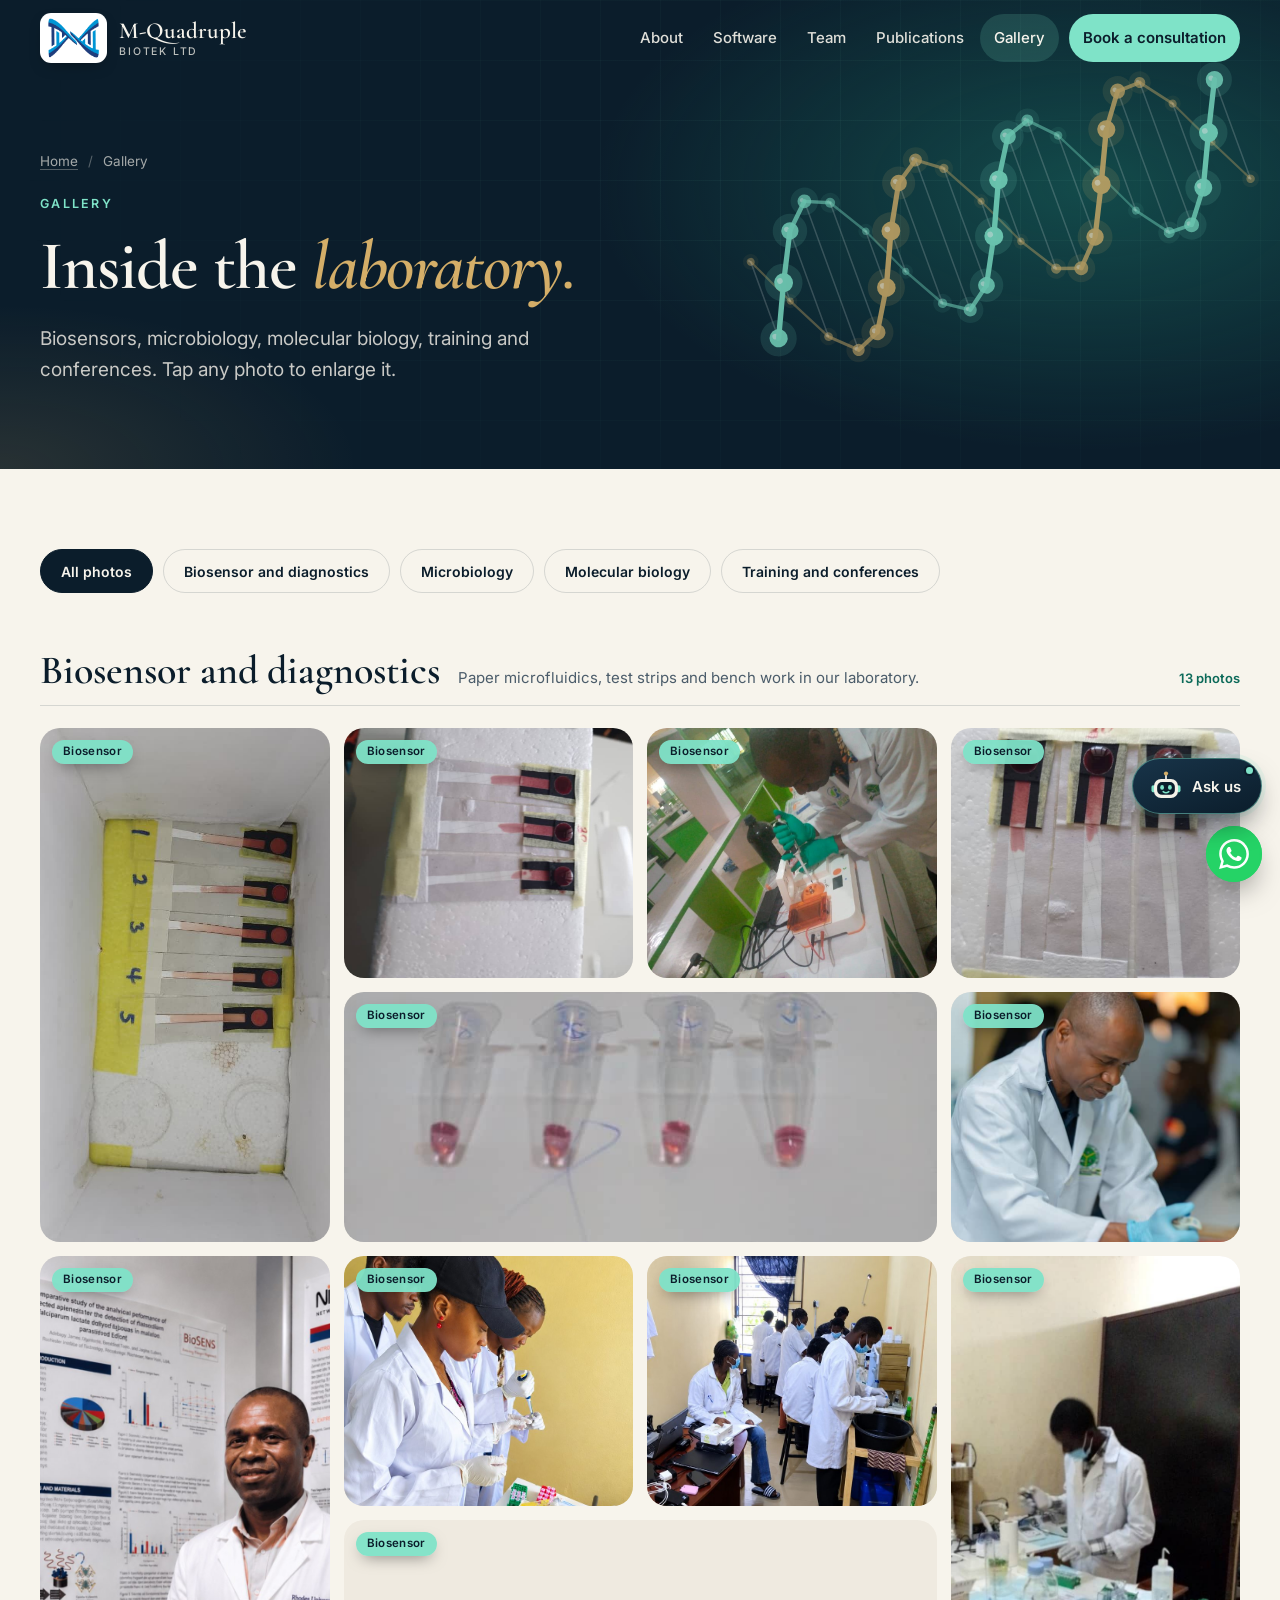
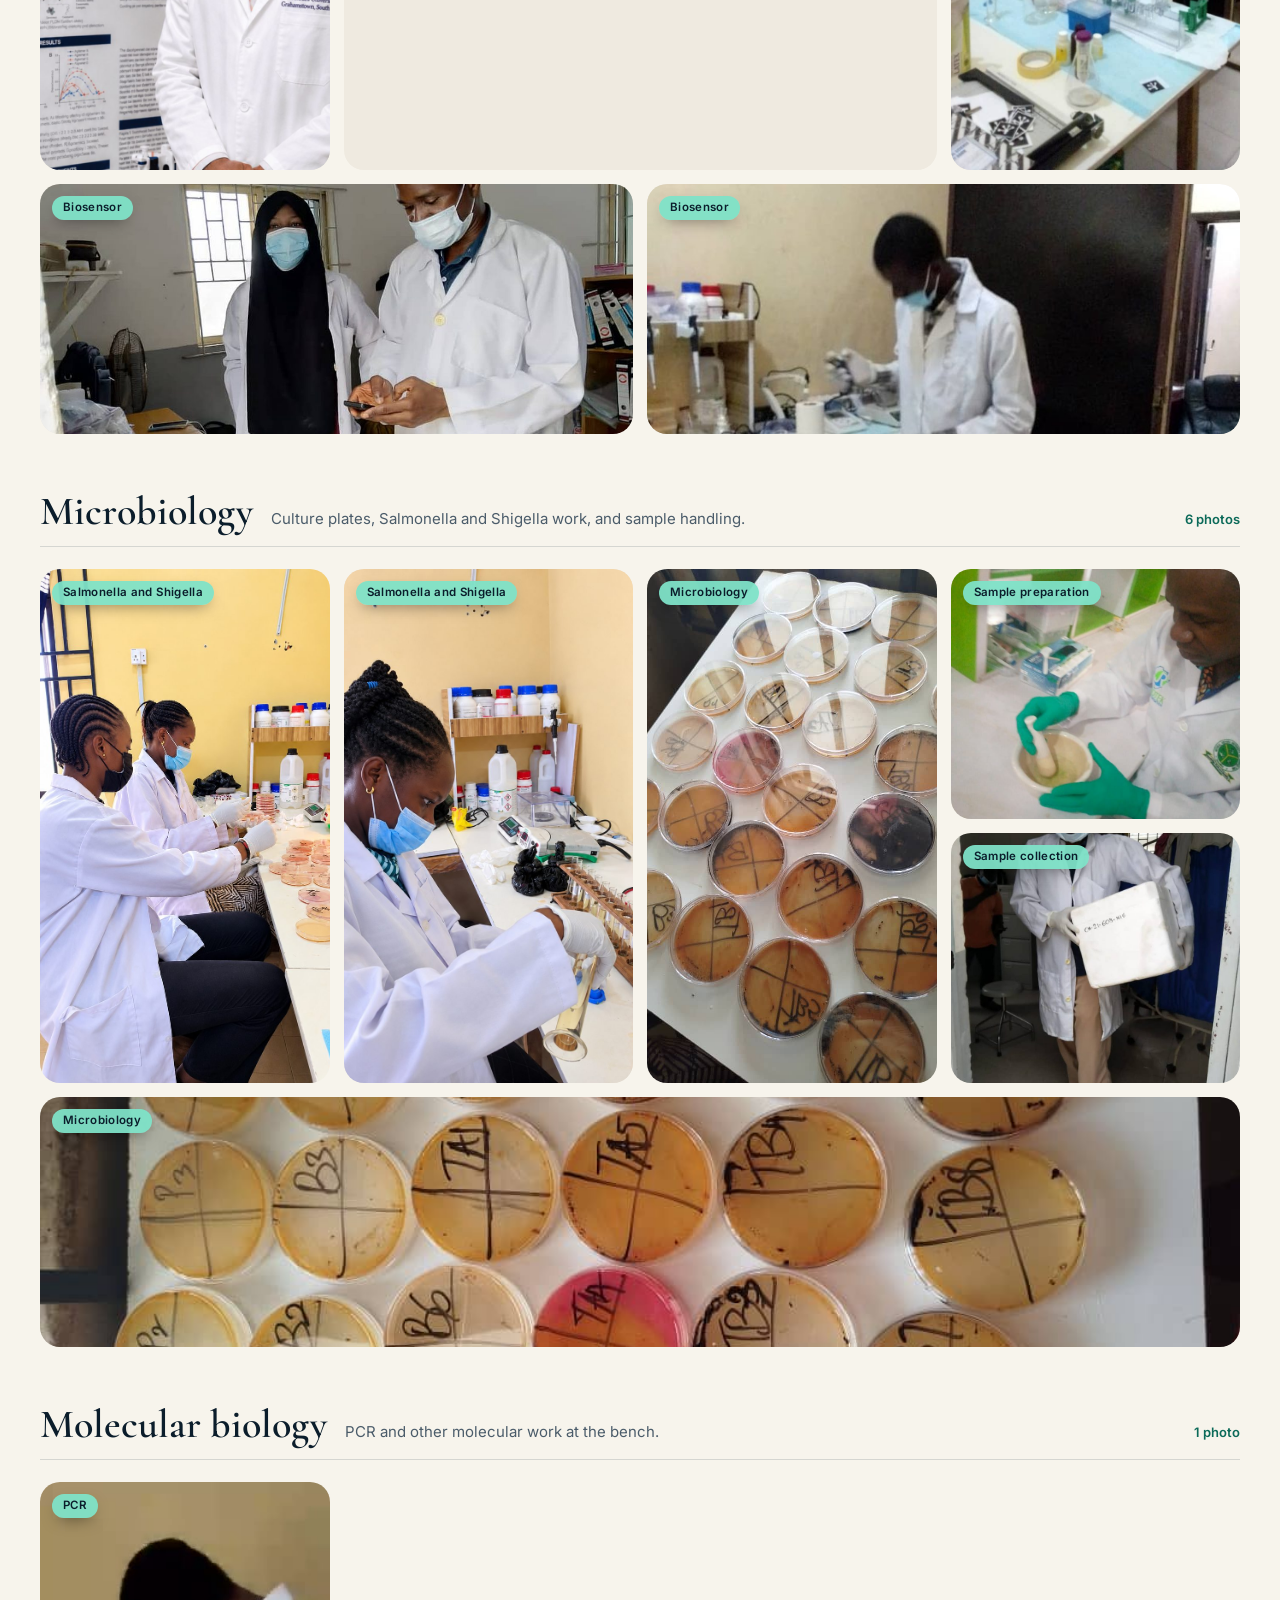
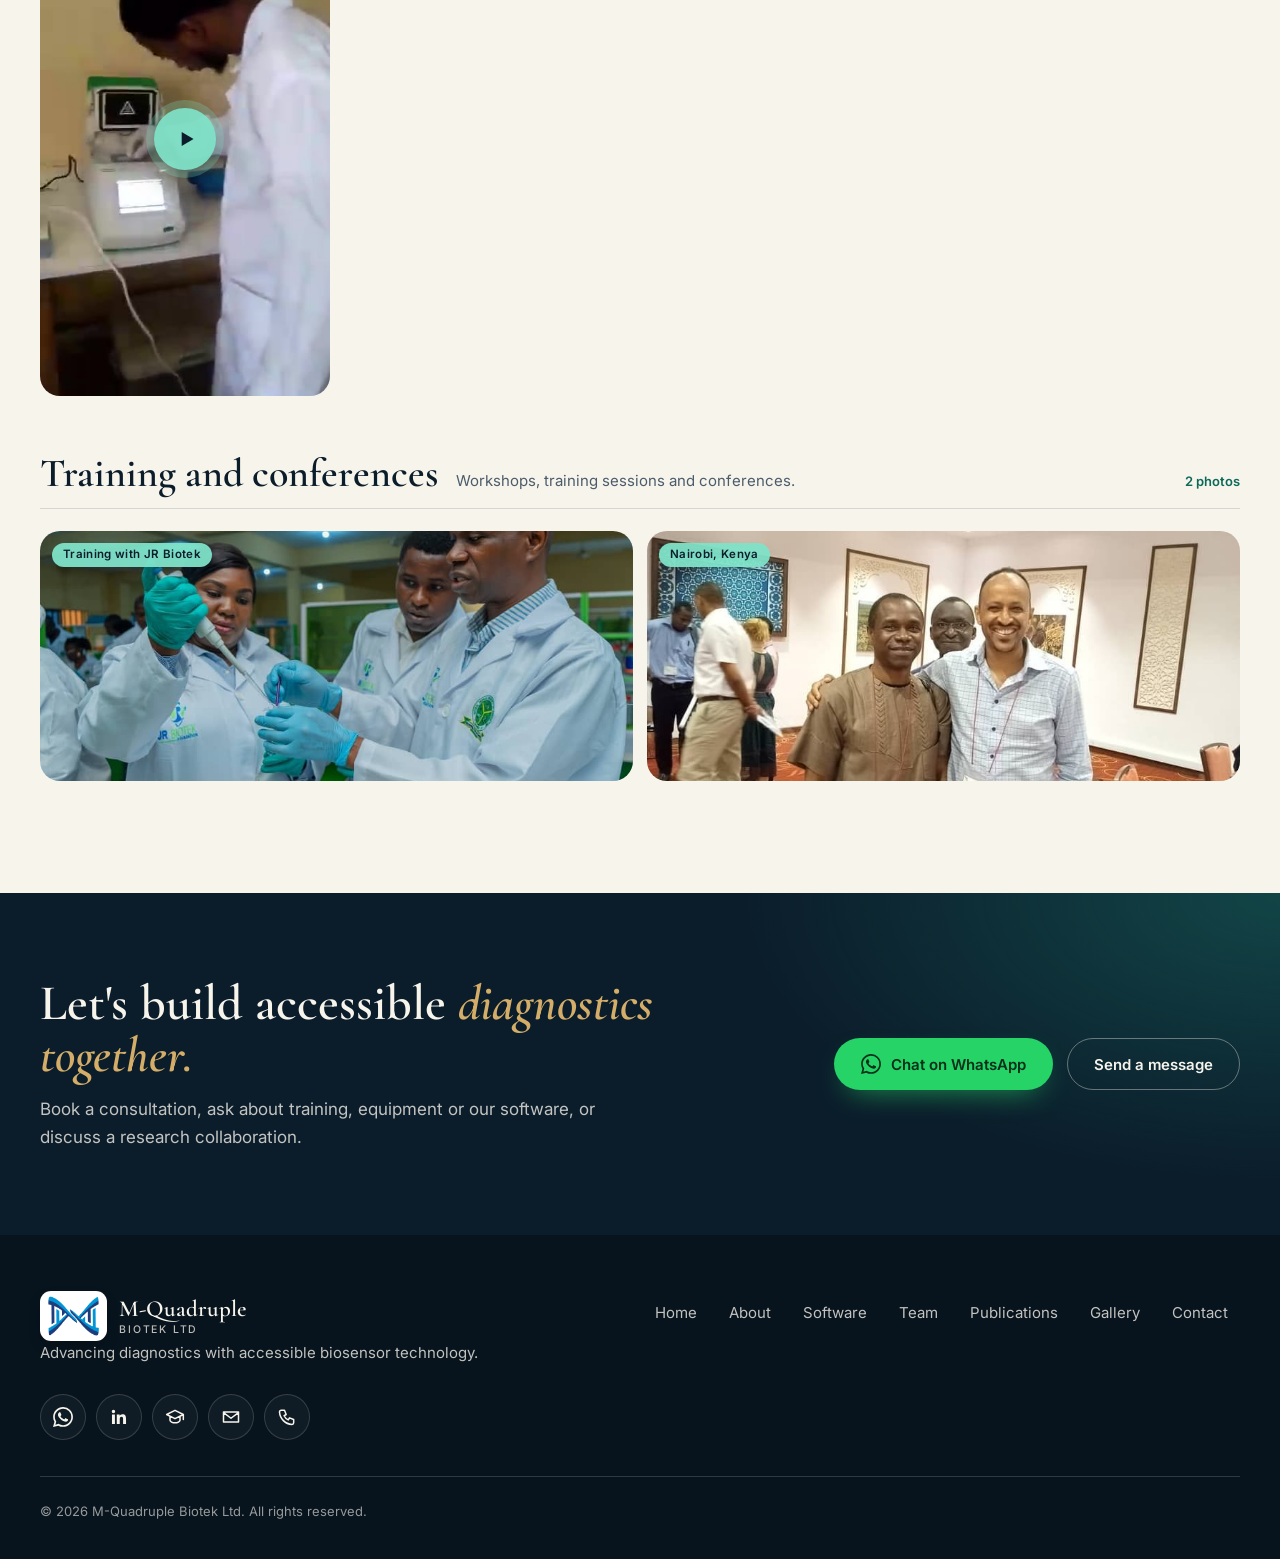
<file: gallery.html>
<!doctype html>
<html lang="en" class="no-js">
<head>
<meta charset="utf-8">
<meta name="viewport" content="width=device-width, initial-scale=1">
<title>Gallery | M-Quadruple Biotek</title>
<meta name="description" content="Photos from the M-Quadruple Biotek laboratory, training sessions, field work and conferences.">
<!-- Link preview (WhatsApp, Facebook, LinkedIn, X). If your web address is not https://mquadruple.com, change it in the lines below. The preview image is assets/og-image.png (it shows the logo); replace that file to change it. -->
<link rel="canonical" href="https://mquadruple.com/gallery.html">
<meta property="og:type" content="website">
<meta property="og:site_name" content="M-Quadruple Biotek Ltd">
<meta property="og:url" content="https://mquadruple.com/gallery.html">
<meta property="og:title" content="Gallery | M-Quadruple Biotek">
<meta property="og:description" content="Photos from the M-Quadruple Biotek laboratory, training sessions, field work and conferences.">
<meta property="og:image" content="https://mquadruple.com/assets/og-image.png">
<meta property="og:image:secure_url" content="https://mquadruple.com/assets/og-image.png">
<meta property="og:image:type" content="image/png">
<meta property="og:image:width" content="1200">
<meta property="og:image:height" content="630">
<meta property="og:image:alt" content="M-Quadruple Biotek logo: Biosensor Biotechnology and Genomic Surveillance">
<meta name="twitter:card" content="summary_large_image">
<meta name="twitter:title" content="Gallery | M-Quadruple Biotek">
<meta name="twitter:description" content="Photos from the M-Quadruple Biotek laboratory, training sessions, field work and conferences.">
<meta name="twitter:image" content="https://mquadruple.com/assets/og-image.png">
<meta name="theme-color" content="#0B1D2B">
<link rel="icon" href="assets/favicon.ico" sizes="any">
<link rel="icon" href="assets/favicon-32.png" type="image/png" sizes="32x32">
<link rel="icon" href="assets/favicon-192.png" type="image/png" sizes="192x192">
<link rel="apple-touch-icon" href="assets/apple-touch-icon.png">
<link rel="preconnect" href="https://fonts.googleapis.com">
<link rel="preconnect" href="https://fonts.gstatic.com" crossorigin>
<link rel="stylesheet" href="https://fonts.googleapis.com/css2?family=Cormorant+Garamond:ital,wght@0,500;0,600;0,700;1,500;1,600&family=Inter:wght@400;500;600;700&display=swap">
<link rel="stylesheet" href="css/styles.css">
<script src="js/site.js"></script>
<script src="js/gallery-data.js"></script>
<script src="js/main.js" defer></script>
</head>
<body>
<a class="skip" href="#main">Skip to content</a>
<!-- Header, footer and WhatsApp button are built from js/site.js -->
<header id="site-header"></header>
<main id="main">
<noscript><div class="wrap" style="padding:140px 0"><h1>M-Quadruple Biotek Ltd</h1><p>Please turn on JavaScript to view this site, or email mquadruplebiotek@gmail.com.</p></div></noscript>
<section class="page-hero">
  <canvas class="helix helix-hero" data-theme="dark" data-rot="-0.35" aria-hidden="true"></canvas>
  <div class="wrap">
    <p class="crumbs"><a href="index.html">Home</a> <span>/</span> Gallery</p>
    <p class="eyebrow">Gallery</p>
    <h1>Inside the <em>laboratory.</em></h1>
    <p class="sub">Biosensors, microbiology, molecular biology, training and conferences. Tap any photo to enlarge it.</p>
  </div>
</section>

<section class="sec" id="gallery" style="padding-top:48px">
  <div class="wrap">
    <!-- Photos come from js/gallery-data.js. Add, replace or remove them there. -->
    <div class="filters rv" role="group" aria-label="Filter photos" data-gallery-filters></div>
    <div class="gal-groups" data-gallery="groups"></div>
  </div>
</section>
<div id="cta"></div>
</main>
<footer id="site-footer"></footer>

<!-- Image viewer -->
<dialog class="lb" id="lightbox" aria-label="Image viewer">
  <figure><button class="lb-x" data-close aria-label="Close image">&times;</button><img alt="" width="1000" height="700"><video controls playsinline preload="metadata" hidden></video><figcaption></figcaption></figure>
</dialog>
</body>
</html>
</file>
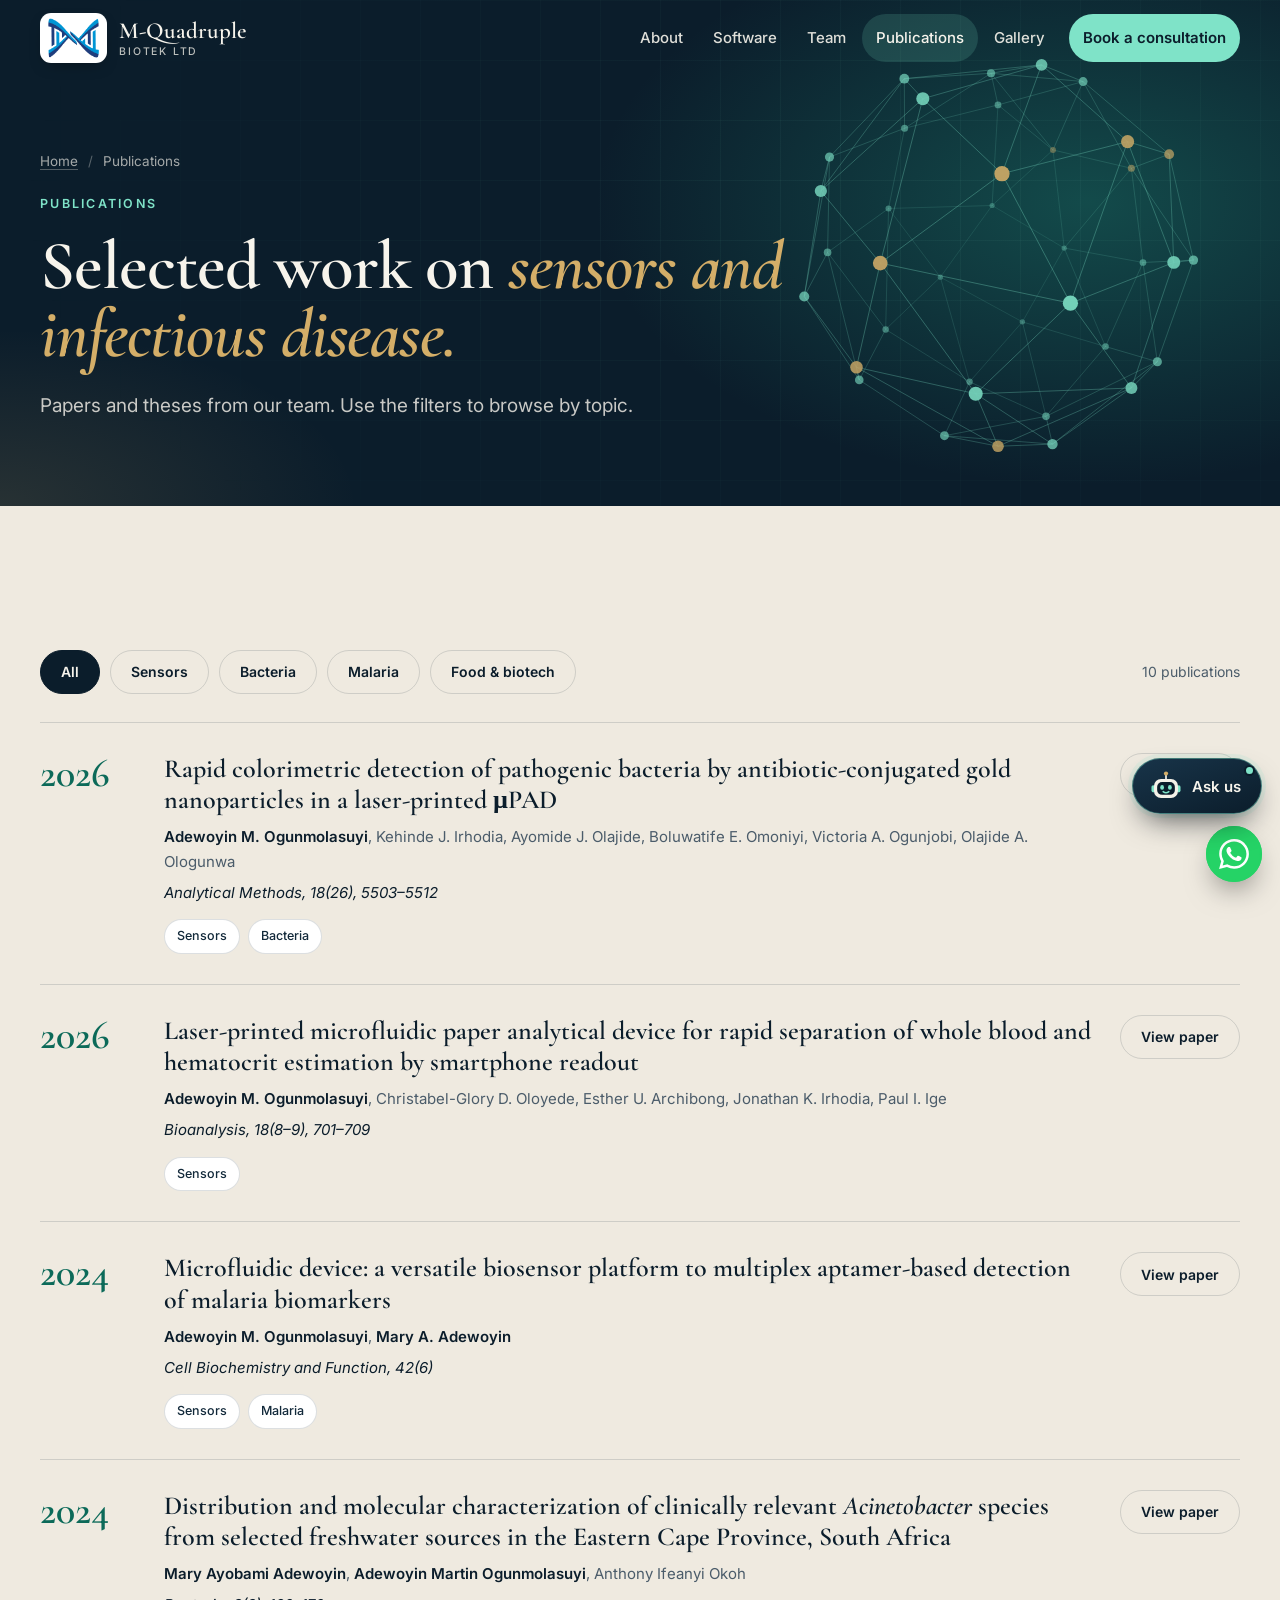
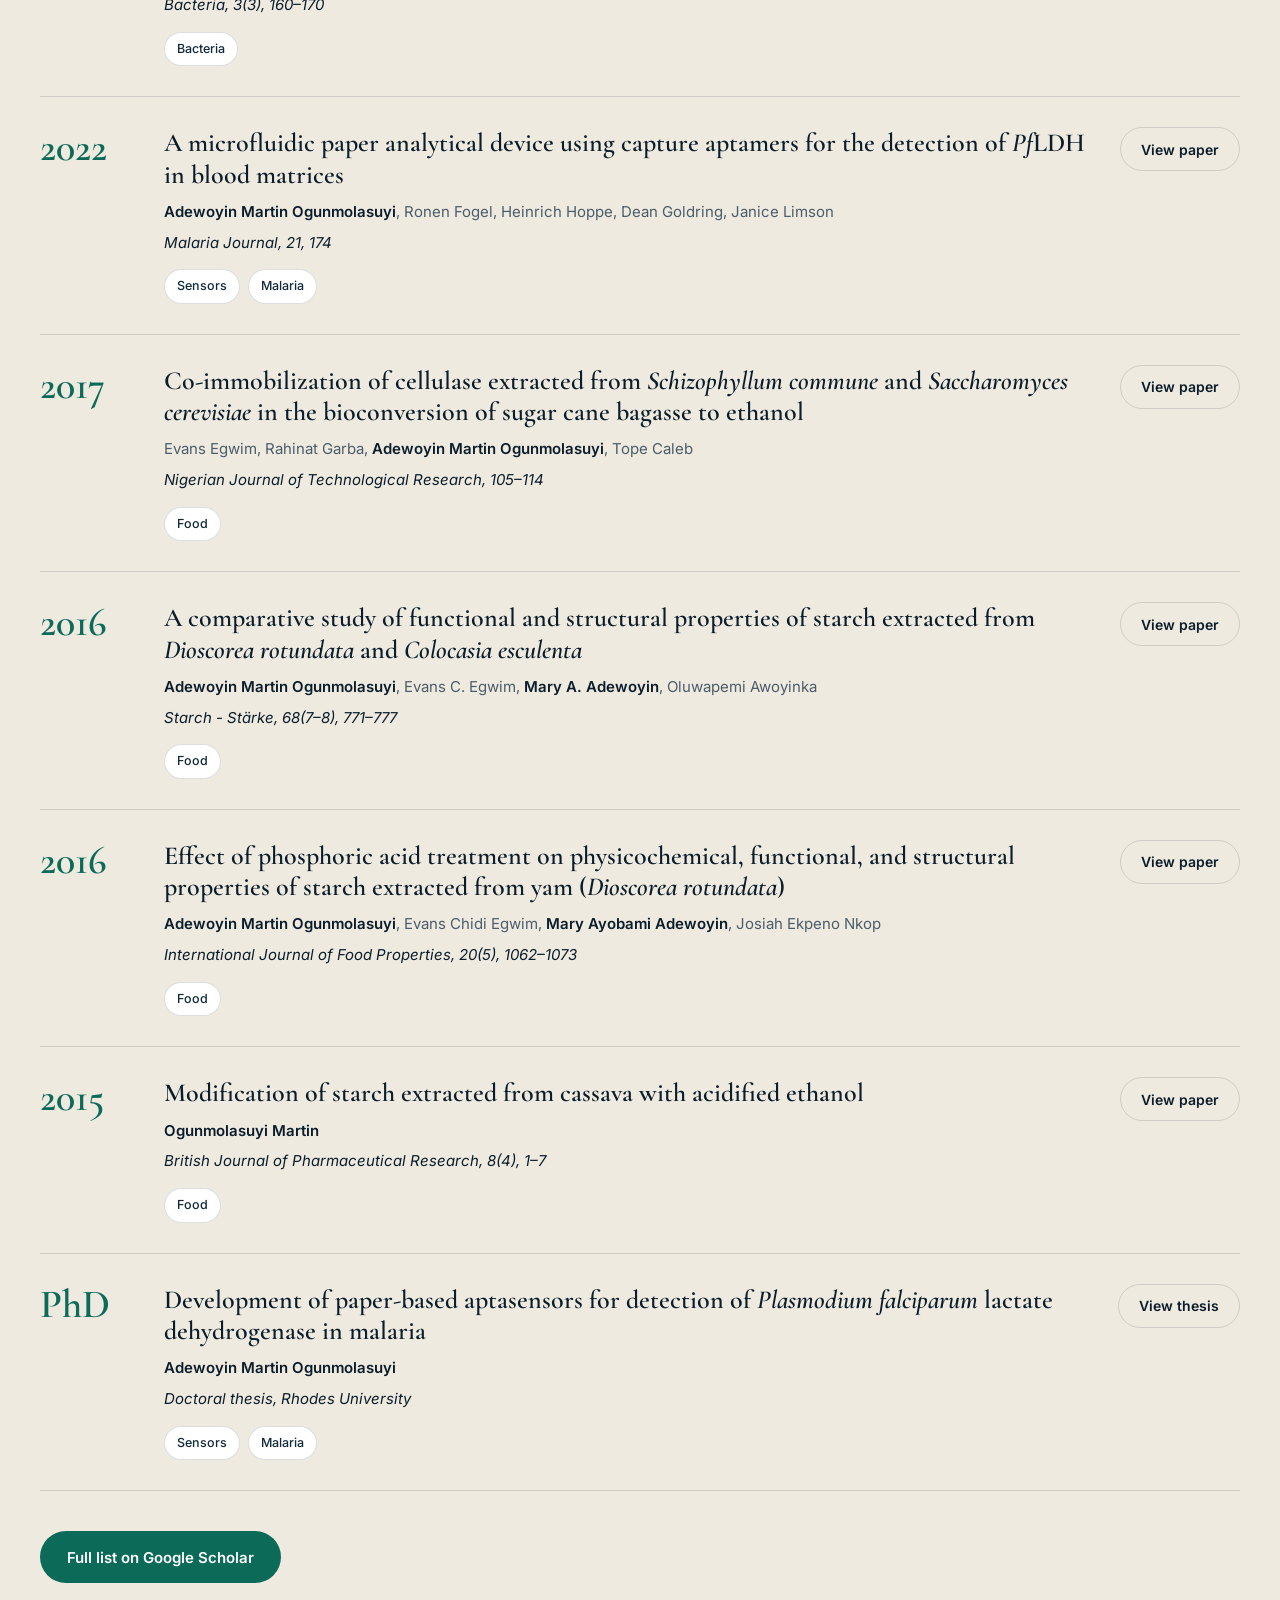
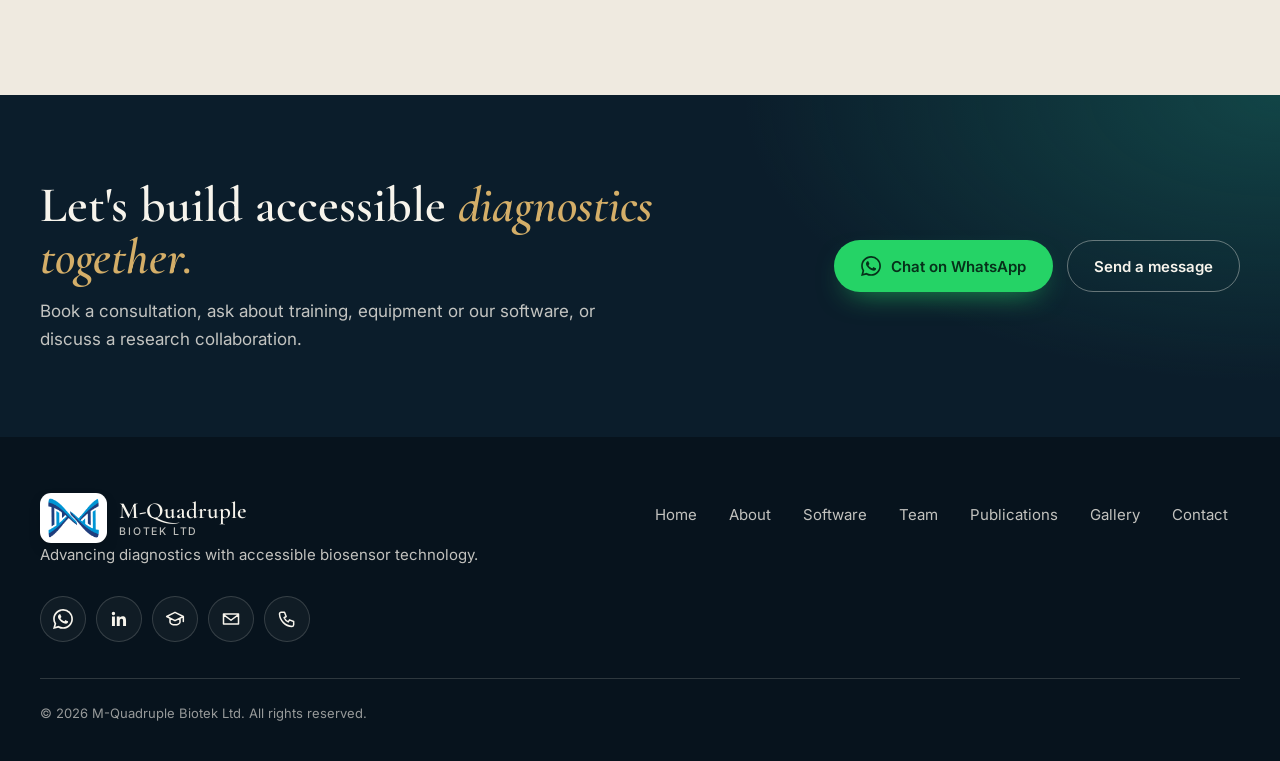
<file: publications.html>
<!doctype html>
<html lang="en" class="no-js">
<head>
<meta charset="utf-8">
<meta name="viewport" content="width=device-width, initial-scale=1">
<title>Publications | M-Quadruple Biotek</title>
<meta name="description" content="Peer-reviewed publications on biosensors, malaria diagnostics, bacteria and food science from the M-Quadruple Biotek team.">
<!-- Link preview (WhatsApp, Facebook, LinkedIn, X). If your web address is not https://mquadruple.com, change it in the lines below. The preview image is assets/og-image.png (it shows the logo); replace that file to change it. -->
<link rel="canonical" href="https://mquadruple.com/publications.html">
<meta property="og:type" content="website">
<meta property="og:site_name" content="M-Quadruple Biotek Ltd">
<meta property="og:url" content="https://mquadruple.com/publications.html">
<meta property="og:title" content="Publications | M-Quadruple Biotek">
<meta property="og:description" content="Peer-reviewed publications on biosensors, malaria diagnostics, bacteria and food science from the M-Quadruple Biotek team.">
<meta property="og:image" content="https://mquadruple.com/assets/og-image.png">
<meta property="og:image:secure_url" content="https://mquadruple.com/assets/og-image.png">
<meta property="og:image:type" content="image/png">
<meta property="og:image:width" content="1200">
<meta property="og:image:height" content="630">
<meta property="og:image:alt" content="M-Quadruple Biotek logo: Biosensor Biotechnology and Genomic Surveillance">
<meta name="twitter:card" content="summary_large_image">
<meta name="twitter:title" content="Publications | M-Quadruple Biotek">
<meta name="twitter:description" content="Peer-reviewed publications on biosensors, malaria diagnostics, bacteria and food science from the M-Quadruple Biotek team.">
<meta name="twitter:image" content="https://mquadruple.com/assets/og-image.png">
<meta name="theme-color" content="#0B1D2B">
<link rel="icon" href="assets/favicon.ico" sizes="any">
<link rel="icon" href="assets/favicon-32.png" type="image/png" sizes="32x32">
<link rel="icon" href="assets/favicon-192.png" type="image/png" sizes="192x192">
<link rel="apple-touch-icon" href="assets/apple-touch-icon.png">
<link rel="preconnect" href="https://fonts.googleapis.com">
<link rel="preconnect" href="https://fonts.gstatic.com" crossorigin>
<link rel="stylesheet" href="https://fonts.googleapis.com/css2?family=Cormorant+Garamond:ital,wght@0,500;0,600;0,700;1,500;1,600&family=Inter:wght@400;500;600;700&display=swap">
<link rel="stylesheet" href="css/styles.css">
<script src="js/site.js"></script>
<script src="js/publications-data.js"></script>
<script src="js/main.js" defer></script>
</head>
<body>
<a class="skip" href="#main">Skip to content</a>
<!-- Header, footer and WhatsApp button are built from js/site.js -->
<header id="site-header"></header>
<main id="main">
<noscript><div class="wrap" style="padding:140px 0"><h1>M-Quadruple Biotek Ltd</h1><p>Please turn on JavaScript to view this site, or email mquadruplebiotek@gmail.com.</p></div></noscript>
<section class="page-hero">
  <canvas class="mol mol-hero" data-theme="dark" aria-hidden="true"></canvas>
  <div class="wrap">
    <p class="crumbs"><a href="index.html">Home</a> <span>/</span> Publications</p>
    <p class="eyebrow">Publications</p>
    <h1>Selected work on <em>sensors and infectious disease.</em></h1>
    <p class="sub">Papers and theses from our team. Use the filters to browse by topic.</p>
  </div>
</section>

<section class="sec alt" id="publications">
  <div class="wrap">
    <div class="filters rv" role="group" aria-label="Filter publications" data-pub-filters></div>
    <div class="pubs" data-pubs></div>
    <div class="more rv"><a class="btn btn-green" href="https://scholar.google.com/citations?user=0CtIxzgAAAAJ&amp;hl=en" target="_blank" rel="noopener">Full list on Google Scholar</a></div>
  </div>
</section>
<div id="cta"></div>
</main>
<footer id="site-footer"></footer>
</body>
</html>
</file>
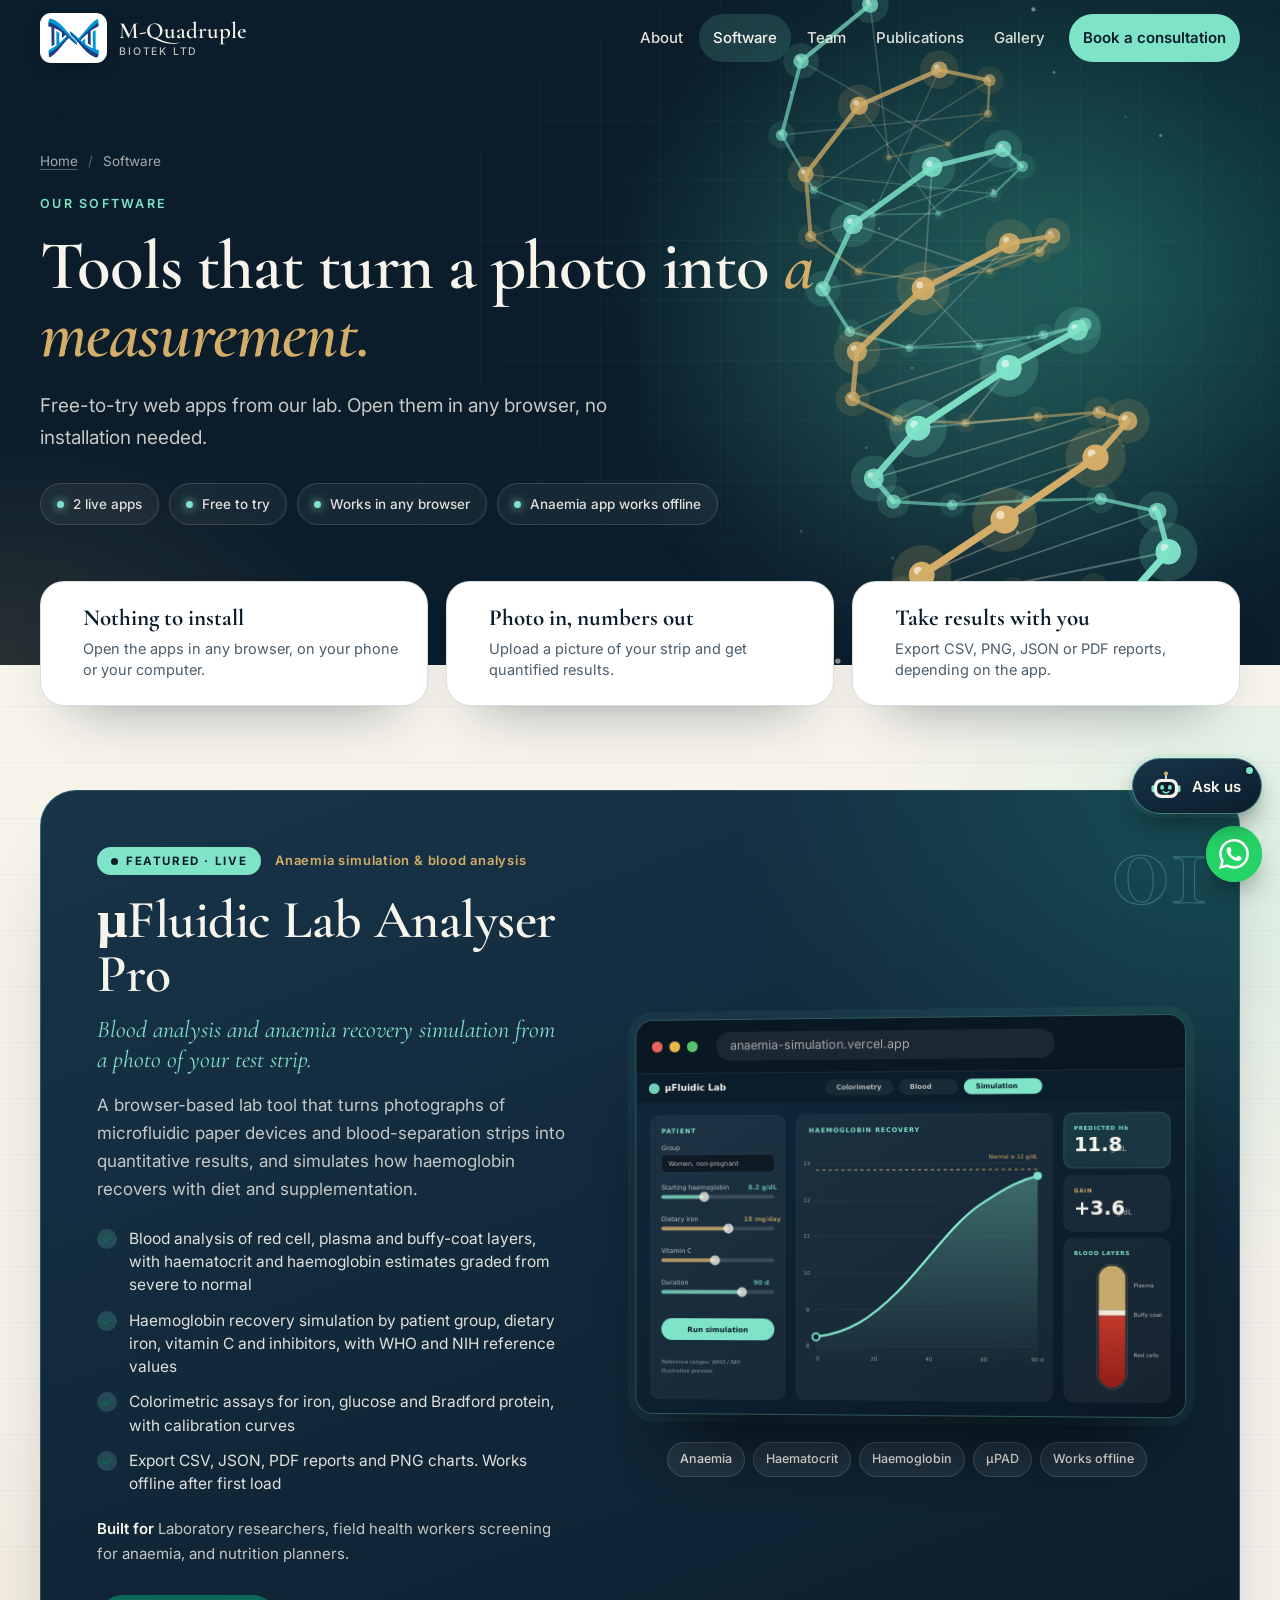
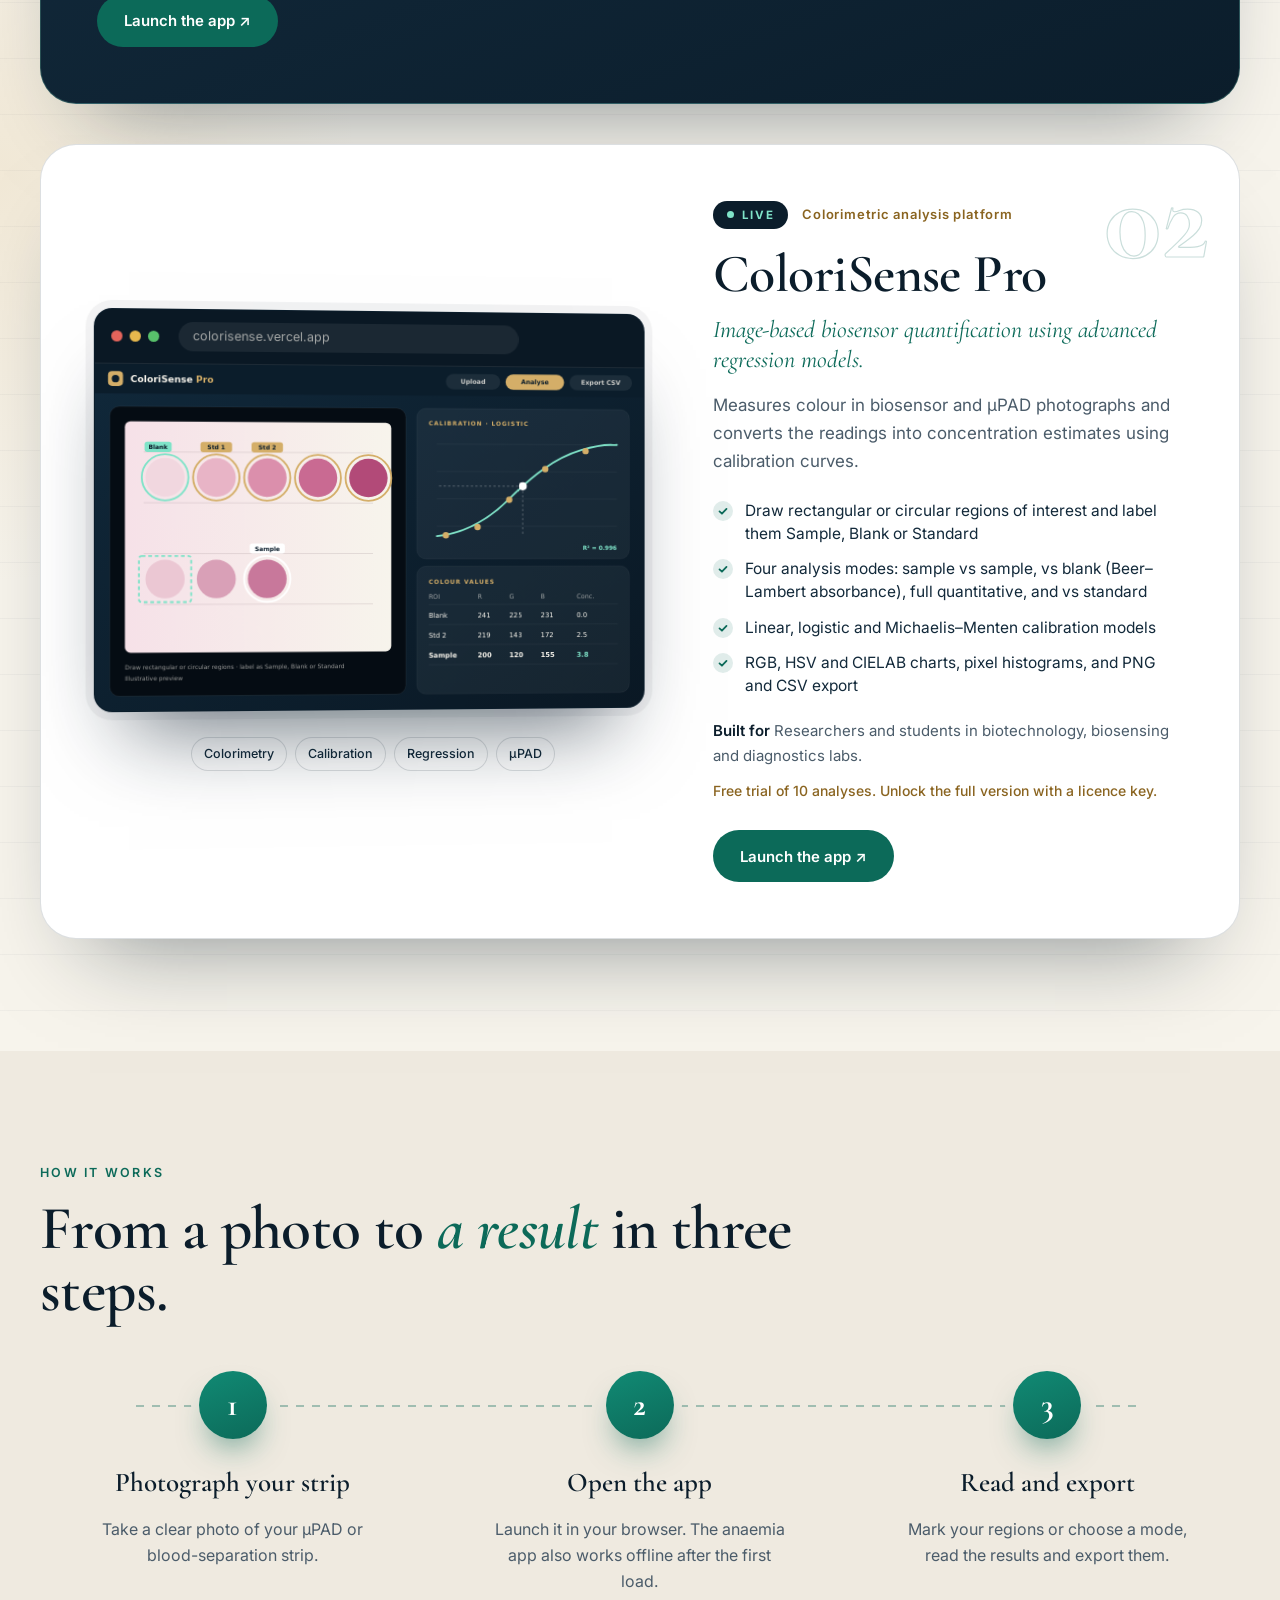
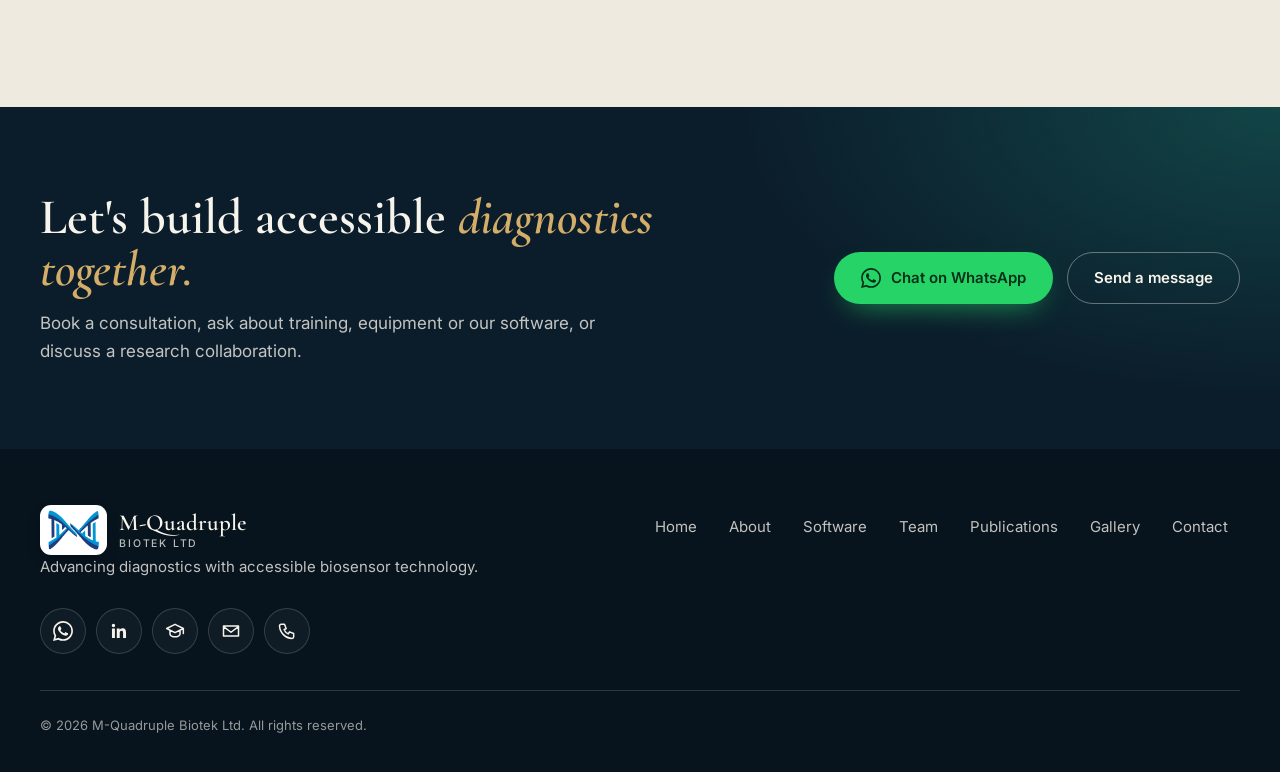
<file: software.html>
<!doctype html>
<html lang="en" class="no-js">
<head>
<meta charset="utf-8">
<meta name="viewport" content="width=device-width, initial-scale=1">
<title>Software | M-Quadruple Biotek</title>
<meta name="description" content="Free-to-try web software from M-Quadruple Biotek: anaemia simulation and blood analysis, and colorimetric analysis.">
<!-- Link preview (WhatsApp, Facebook, LinkedIn, X). If your web address is not https://mquadruple.com, change it in the lines below. The preview image is assets/og-image.png (it shows the logo); replace that file to change it. -->
<link rel="canonical" href="https://mquadruple.com/software.html">
<meta property="og:type" content="website">
<meta property="og:site_name" content="M-Quadruple Biotek Ltd">
<meta property="og:url" content="https://mquadruple.com/software.html">
<meta property="og:title" content="Software | M-Quadruple Biotek">
<meta property="og:description" content="Free-to-try web software from M-Quadruple Biotek: anaemia simulation and blood analysis, and colorimetric analysis.">
<meta property="og:image" content="https://mquadruple.com/assets/og-image.png">
<meta property="og:image:secure_url" content="https://mquadruple.com/assets/og-image.png">
<meta property="og:image:type" content="image/png">
<meta property="og:image:width" content="1200">
<meta property="og:image:height" content="630">
<meta property="og:image:alt" content="M-Quadruple Biotek logo: Biosensor Biotechnology and Genomic Surveillance">
<meta name="twitter:card" content="summary_large_image">
<meta name="twitter:title" content="Software | M-Quadruple Biotek">
<meta name="twitter:description" content="Free-to-try web software from M-Quadruple Biotek: anaemia simulation and blood analysis, and colorimetric analysis.">
<meta name="twitter:image" content="https://mquadruple.com/assets/og-image.png">
<meta name="theme-color" content="#0B1D2B">
<link rel="icon" href="assets/favicon.ico" sizes="any">
<link rel="icon" href="assets/favicon-32.png" type="image/png" sizes="32x32">
<link rel="icon" href="assets/favicon-192.png" type="image/png" sizes="192x192">
<link rel="apple-touch-icon" href="assets/apple-touch-icon.png">
<link rel="preconnect" href="https://fonts.googleapis.com">
<link rel="preconnect" href="https://fonts.gstatic.com" crossorigin>
<link rel="stylesheet" href="https://fonts.googleapis.com/css2?family=Cormorant+Garamond:ital,wght@0,500;0,600;0,700;1,500;1,600&family=Inter:wght@400;500;600;700&display=swap">
<link rel="stylesheet" href="css/styles.css">
<script src="js/site.js"></script>
<script src="js/main.js" defer></script>
</head>
<body>
<a class="skip" href="#main">Skip to content</a>
<!-- Header, footer and WhatsApp button are built from js/site.js -->
<header id="site-header"></header>
<main id="main">
<noscript><div class="wrap" style="padding:140px 0"><h1>M-Quadruple Biotek Ltd</h1><p>Please turn on JavaScript to view this site, or email mquadruplebiotek@gmail.com.</p></div></noscript>
<section class="page-hero sw-hero">
  <!-- 3D DNA animation. To remove it, delete this one canvas line. -->
  <canvas class="dna3d dna-hero" aria-hidden="true"></canvas>
  <div class="wrap">
    <p class="crumbs"><a href="index.html">Home</a> <span>/</span> Software</p>
    <p class="eyebrow">Our software</p>
    <h1>Tools that turn a photo into <em>a measurement.</em></h1>
    <p class="sub">Free-to-try web apps from our lab. Open them in any browser, no installation needed.</p>
    <ul class="chips-row"><li>2 live apps</li><li>Free to try</li><li>Works in any browser</li><li>Anaemia app works offline</li></ul>
  </div>
</section>

<section class="sw-bar">
  <div class="wrap grid3">
    <div class="hl rv"><div class="ic"><svg viewBox="0 0 24 24" aria-hidden="true"><path d="M12 3a9 9 0 1 0 0 18 9 9 0 0 0 0-18zM3 12h18M12 3c3 3 3 15 0 18M12 3c-3 3-3 15 0 18"/></svg></div><div><h3>Nothing to install</h3><p>Open the apps in any browser, on your phone or your computer.</p></div></div>
    <div class="hl rv" style="--d:.08s"><div class="ic"><svg viewBox="0 0 24 24" aria-hidden="true"><path d="M4 8h3l2-3h6l2 3h3v11H4zM12 17a3.5 3.5 0 1 0 0-7 3.5 3.5 0 0 0 0 7z"/></svg></div><div><h3>Photo in, numbers out</h3><p>Upload a picture of your strip and get quantified results.</p></div></div>
    <div class="hl rv" style="--d:.16s"><div class="ic"><svg viewBox="0 0 24 24" aria-hidden="true"><path d="M12 4v11M7 11l5 5 5-5M5 20h14"/></svg></div><div><h3>Take results with you</h3><p>Export CSV, PNG, JSON or PDF reports, depending on the app.</p></div></div>
  </div>
</section>

<!-- ============ SOFTWARE ============
     HOW TO EDIT: each <article class="sw" id="anaemia"> is one app.
     - Change text, the link (href), or the screenshot (img src) right here.
     - ADD an app: copy a whole <article class="sw"> ... </article>, paste it after the last one.
     - REMOVE an app: delete its whole <article> block.
     - The first article is shown first. Add class "flip" to put the picture on the left.
     - GitHub button: remove the comment marks around the "View code" link and paste your repo address. -->
<section class="sec software modern" id="software-list">
  <div class="wrap">
    <div class="sw-list">

      <!-- ===== APP 1: ANAEMIA (shown first) ===== -->
      <article class="sw sw-dark" id="anaemia">
        <div class="sw-copy rv">
          <div class="sw-meta"><span class="pill pill-hot">Featured &middot; Live</span><span class="kick">Anaemia simulation &amp; blood analysis</span></div>
          <h3>&micro;Fluidic Lab Analyser Pro</h3>
          <p class="sw-tag">Blood analysis and anaemia recovery simulation from a photo of your test strip.</p>
          <p class="sw-desc">A browser-based lab tool that turns photographs of microfluidic paper devices and blood-separation strips into quantitative results, and simulates how haemoglobin recovers with diet and supplementation.</p>
          <ul class="checks">
            <li>Blood analysis of red cell, plasma and buffy-coat layers, with haematocrit and haemoglobin estimates graded from severe to normal</li>
            <li>Haemoglobin recovery simulation by patient group, dietary iron, vitamin C and inhibitors, with WHO and NIH reference values</li>
            <li>Colorimetric assays for iron, glucose and Bradford protein, with calibration curves</li>
            <li>Export CSV, JSON, PDF reports and PNG charts. Works offline after first load</li>
          </ul>
          <p class="sw-aud"><b>Built for</b> Laboratory researchers, field health workers screening for anaemia, and nutrition planners.</p>
          <div class="actions">
            <a class="btn btn-green" href="https://anaemia-simulation.vercel.app/" target="_blank" rel="noopener">Launch the app &nearr;</a>
            <!-- <a class="btn btn-ghost" href="PASTE-GITHUB-LINK-HERE" target="_blank" rel="noopener">View code</a> -->
          </div>
        </div>
        <div class="sw-shot rv" style="--d:.1s">
          <a class="browser" href="https://anaemia-simulation.vercel.app/" target="_blank" rel="noopener" aria-label="Open the anaemia software">
            <div class="bbar"><i></i><i></i><i></i><span class="url">anaemia-simulation.vercel.app</span></div>
            <!-- To use a real screenshot: upload it to assets/images/software/ and change the file name below -->
            <img src="assets/images/software/anaemia.svg" alt="Preview of the Fluidic Lab Analyser Pro simulation screen" width="1200" height="750">
          </a>
          <ul class="tags center"><li>Anaemia</li><li>Haematocrit</li><li>Haemoglobin</li><li>&micro;PAD</li><li>Works offline</li></ul>
        </div>
      </article>

      <!-- ===== APP 2: COLORISENSE ===== -->
      <article class="sw flip" id="colorisense">
        <div class="sw-copy rv">
          <div class="sw-meta"><span class="pill">Live</span><span class="kick">Colorimetric analysis platform</span></div>
          <h3>ColoriSense Pro</h3>
          <p class="sw-tag">Image-based biosensor quantification using advanced regression models.</p>
          <p class="sw-desc">Measures colour in biosensor and &micro;PAD photographs and converts the readings into concentration estimates using calibration curves.</p>
          <ul class="checks">
            <li>Draw rectangular or circular regions of interest and label them Sample, Blank or Standard</li>
            <li>Four analysis modes: sample vs sample, vs blank (Beer&ndash;Lambert absorbance), full quantitative, and vs standard</li>
            <li>Linear, logistic and Michaelis&ndash;Menten calibration models</li>
            <li>RGB, HSV and CIELAB charts, pixel histograms, and PNG and CSV export</li>
          </ul>
          <p class="sw-aud"><b>Built for</b> Researchers and students in biotechnology, biosensing and diagnostics labs.</p>
          <p class="sw-note">Free trial of 10 analyses. Unlock the full version with a licence key.</p>
          <div class="actions">
            <a class="btn btn-green" href="https://colorisense.vercel.app/" target="_blank" rel="noopener">Launch the app &nearr;</a>
            <!-- <a class="btn btn-ghost" href="PASTE-GITHUB-LINK-HERE" target="_blank" rel="noopener">View code</a> -->
          </div>
        </div>
        <div class="sw-shot rv" style="--d:.1s">
          <a class="browser" href="https://colorisense.vercel.app/" target="_blank" rel="noopener" aria-label="Open ColoriSense Pro">
            <div class="bbar"><i></i><i></i><i></i><span class="url">colorisense.vercel.app</span></div>
            <img src="assets/images/software/colorisense.svg" alt="Preview of the ColoriSense Pro analysis screen" width="1200" height="750" loading="lazy">
          </a>
          <ul class="tags center"><li>Colorimetry</li><li>Calibration</li><li>Regression</li><li>&micro;PAD</li></ul>
        </div>
      </article>

    </div>
  </div>
</section>

<!-- ============ HOW IT WORKS ============ -->
<section class="sec steps-sec" id="how">
  <div class="wrap">
    <p class="eyebrow rv">How it works</p>
    <h2 class="h2 rv">From a photo to <em>a result</em> in three steps.</h2>
    <div class="steps">
      <div class="step rv"><h3>Photograph your strip</h3><p>Take a clear photo of your &micro;PAD or blood-separation strip.</p></div>
      <div class="step rv" style="--d:.1s"><h3>Open the app</h3><p>Launch it in your browser. The anaemia app also works offline after the first load.</p></div>
      <div class="step rv" style="--d:.2s"><h3>Read and export</h3><p>Mark your regions or choose a mode, read the results and export them.</p></div>
    </div>
  </div>
</section>

<div id="cta"></div>
</main>
<footer id="site-footer"></footer>
</body>
</html>
</file>
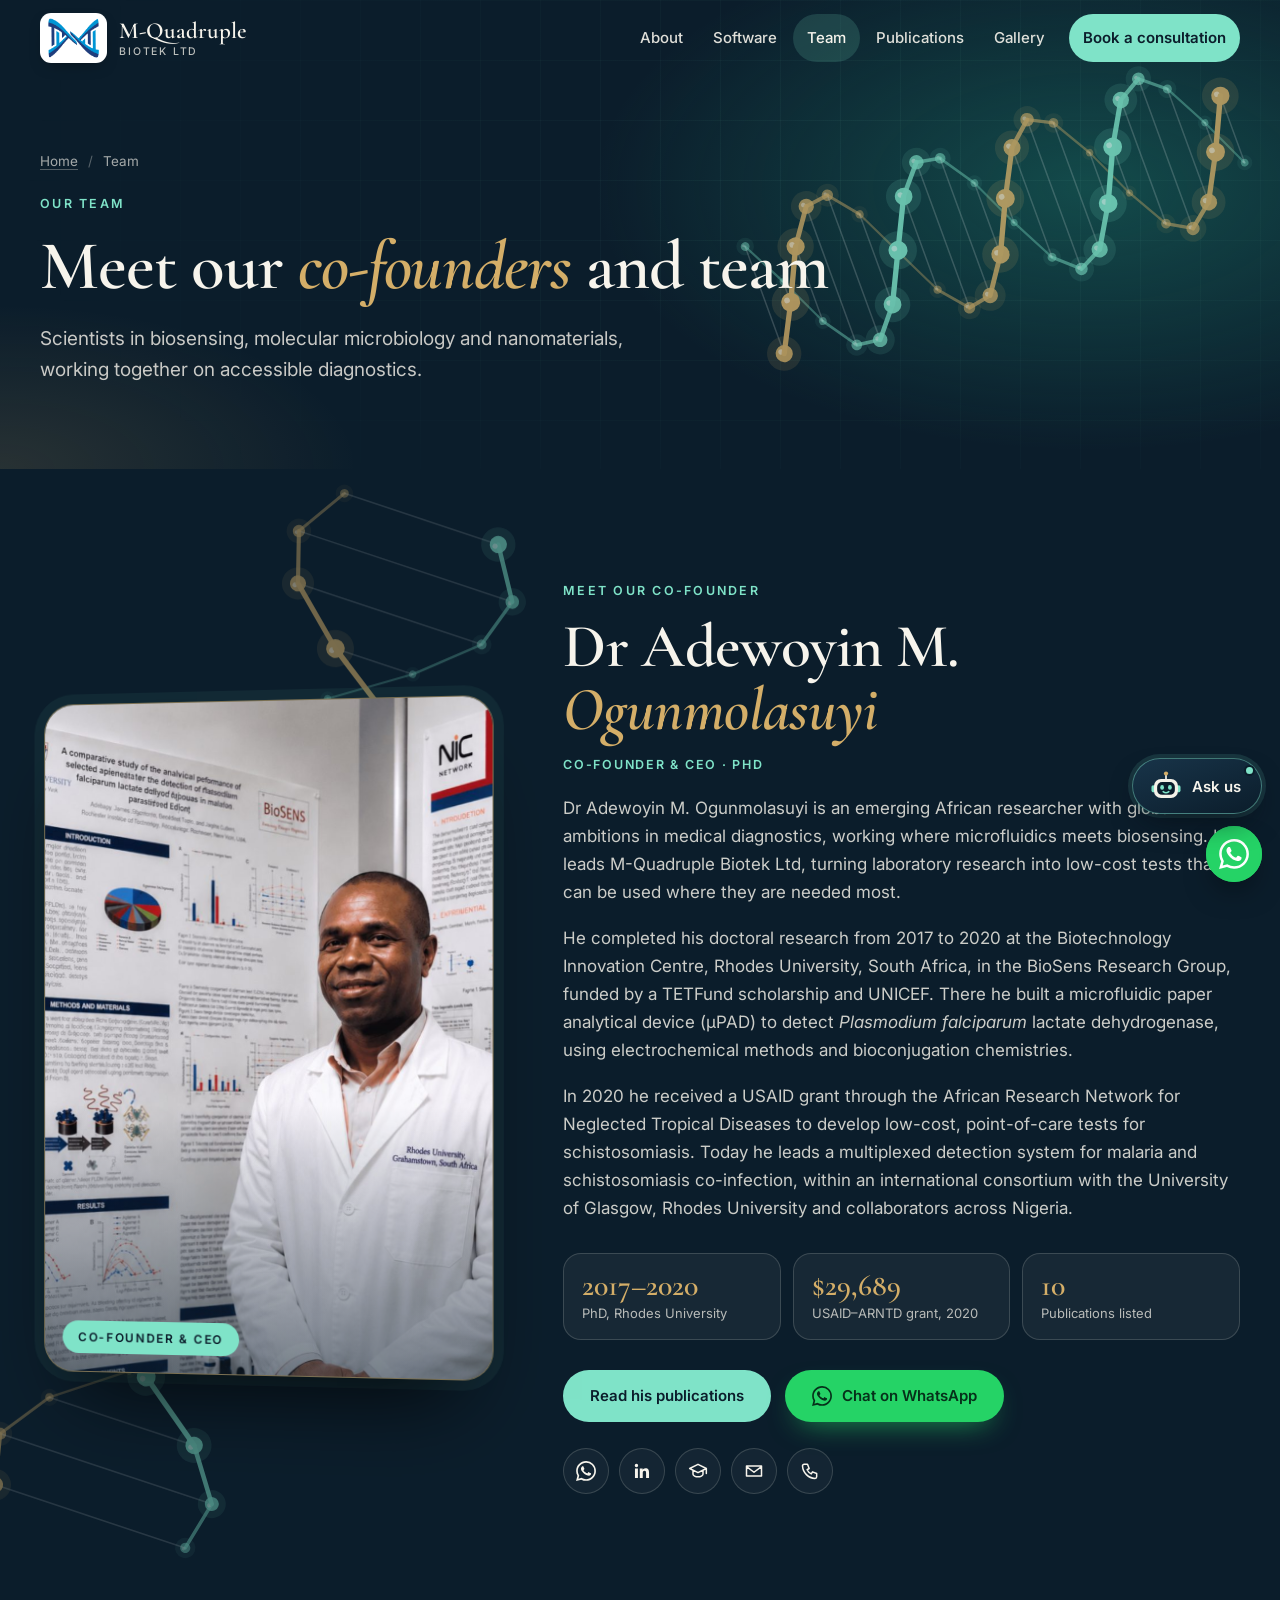
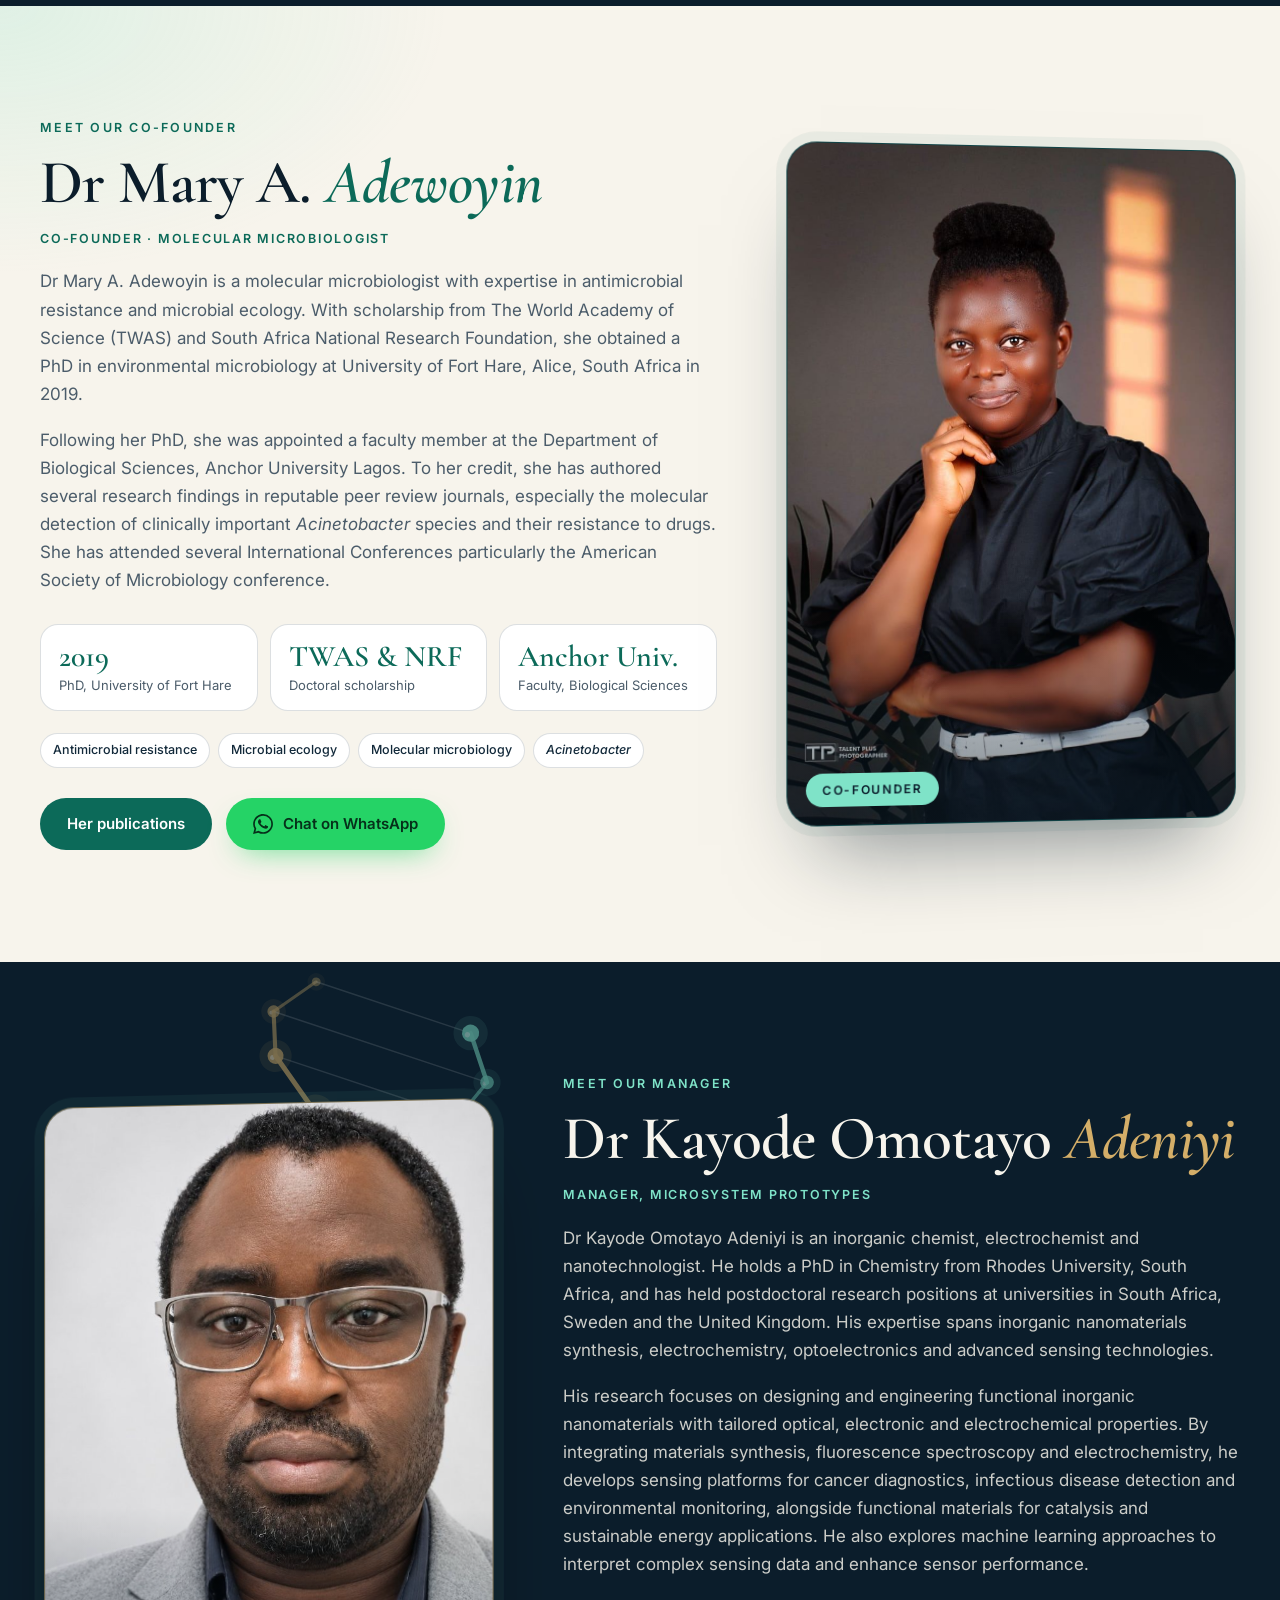
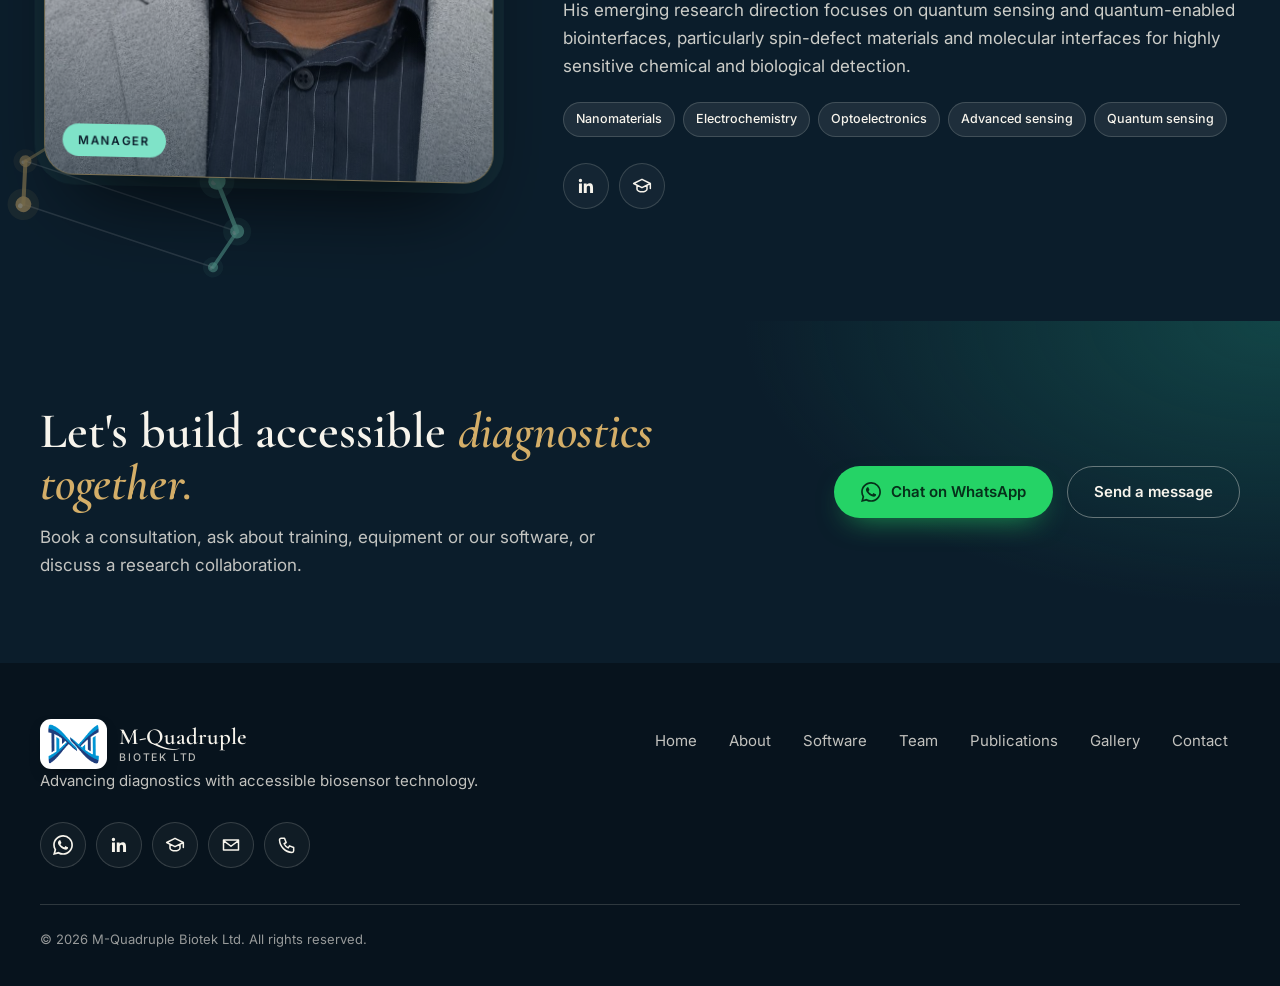
<file: team.html>
<!doctype html>
<html lang="en" class="no-js">
<head>
<meta charset="utf-8">
<meta name="viewport" content="width=device-width, initial-scale=1">
<title>Team | M-Quadruple Biotek</title>
<meta name="description" content="Meet the co-founders and team of M-Quadruple Biotek: Dr A.M. Ogunmolasuyi, Dr Mary A. Adewoyin and Dr Kayode Omotayo Adeniyi.">
<!-- Link preview (WhatsApp, Facebook, LinkedIn, X). If your web address is not https://mquadruple.com, change it in the lines below. The preview image is assets/og-image.png (it shows the logo); replace that file to change it. -->
<link rel="canonical" href="https://mquadruple.com/team.html">
<meta property="og:type" content="website">
<meta property="og:site_name" content="M-Quadruple Biotek Ltd">
<meta property="og:url" content="https://mquadruple.com/team.html">
<meta property="og:title" content="Team | M-Quadruple Biotek">
<meta property="og:description" content="Meet the co-founders and team of M-Quadruple Biotek: Dr A.M. Ogunmolasuyi, Dr Mary A. Adewoyin and Dr Kayode Omotayo Adeniyi.">
<meta property="og:image" content="https://mquadruple.com/assets/og-image.png">
<meta property="og:image:secure_url" content="https://mquadruple.com/assets/og-image.png">
<meta property="og:image:type" content="image/png">
<meta property="og:image:width" content="1200">
<meta property="og:image:height" content="630">
<meta property="og:image:alt" content="M-Quadruple Biotek logo: Biosensor Biotechnology and Genomic Surveillance">
<meta name="twitter:card" content="summary_large_image">
<meta name="twitter:title" content="Team | M-Quadruple Biotek">
<meta name="twitter:description" content="Meet the co-founders and team of M-Quadruple Biotek: Dr A.M. Ogunmolasuyi, Dr Mary A. Adewoyin and Dr Kayode Omotayo Adeniyi.">
<meta name="twitter:image" content="https://mquadruple.com/assets/og-image.png">
<meta name="theme-color" content="#0B1D2B">
<link rel="icon" href="assets/favicon.ico" sizes="any">
<link rel="icon" href="assets/favicon-32.png" type="image/png" sizes="32x32">
<link rel="icon" href="assets/favicon-192.png" type="image/png" sizes="192x192">
<link rel="apple-touch-icon" href="assets/apple-touch-icon.png">
<link rel="preconnect" href="https://fonts.googleapis.com">
<link rel="preconnect" href="https://fonts.gstatic.com" crossorigin>
<link rel="stylesheet" href="https://fonts.googleapis.com/css2?family=Cormorant+Garamond:ital,wght@0,500;0,600;0,700;1,500;1,600&family=Inter:wght@400;500;600;700&display=swap">
<link rel="stylesheet" href="css/styles.css">
<script src="js/site.js"></script>
<script src="js/main.js" defer></script>
</head>
<body>
<a class="skip" href="#main">Skip to content</a>
<!-- Header, footer and WhatsApp button are built from js/site.js -->
<header id="site-header"></header>
<main id="main">
<noscript><div class="wrap" style="padding:140px 0"><h1>M-Quadruple Biotek Ltd</h1><p>Please turn on JavaScript to view this site, or email mquadruplebiotek@gmail.com.</p></div></noscript>
<section class="page-hero">
  <canvas class="helix helix-hero" data-theme="dark" data-rot="-0.35" aria-hidden="true"></canvas>
  <div class="wrap">
    <p class="crumbs"><a href="index.html">Home</a> <span>/</span> Team</p>
    <p class="eyebrow">Our team</p>
    <h1>Meet our <em>co-founders</em> and team</h1>
    <p class="sub">Scientists in biosensing, molecular microbiology and nanomaterials, working together on accessible diagnostics.</p>
  </div>
</section>

<!-- ============ CO-FOUNDER 1 ============ -->
<section class="sec dark founder" id="cofounder-1">
  <canvas class="helix helix-bg" data-theme="dark" data-rot="-1.25" aria-hidden="true"></canvas>
  <div class="wrap founder-grid">
    <div class="fphoto rv" data-tilt="6">
      <div class="fframe">
        <img src="assets/images/founder.jpg" alt="Dr Adewoyin M. Ogunmolasuyi, co-founder of M-Quadruple Biotek, in the laboratory" width="732" height="1100">
        <span class="fbadge">Co-founder &amp; CEO</span>
      </div>
    </div>
    <div class="fcopy rv" style="--d:.1s">
      <p class="eyebrow">Meet our co-founder</p>
      <h2 class="h2">Dr Adewoyin M. <em>Ogunmolasuyi</em></h2>
      <p class="role">Co-founder &amp; CEO &middot; PhD</p>
      <p>Dr Adewoyin M. Ogunmolasuyi is an emerging African researcher with global ambitions in medical diagnostics, working where microfluidics meets biosensing. He leads M-Quadruple Biotek Ltd, turning laboratory research into low-cost tests that can be used where they are needed most.</p>
      <p>He completed his doctoral research from 2017 to 2020 at the Biotechnology Innovation Centre, Rhodes University, South Africa, in the BioSens Research Group, funded by a TETFund scholarship and UNICEF. There he built a microfluidic paper analytical device (&micro;PAD) to detect <em>Plasmodium falciparum</em> lactate dehydrogenase, using electrochemical methods and bioconjugation chemistries.</p>
      <p>In 2020 he received a USAID grant through the African Research Network for Neglected Tropical Diseases to develop low-cost, point-of-care tests for schistosomiasis. Today he leads a multiplexed detection system for malaria and schistosomiasis co-infection, within an international consortium with the University of Glasgow, Rhodes University and collaborators across Nigeria.</p>
      <ul class="ffacts">
        <li><b>2017&ndash;2020</b><span>PhD, Rhodes University</span></li>
        <li><b>$29,689</b><span>USAID&ndash;ARNTD grant, 2020</span></li>
        <li><b>10</b><span>Publications listed</span></li>
      </ul>
      <div class="actions">
        <a class="btn btn-mint" href="publications.html">Read his publications</a>
        <a class="btn btn-wa" data-wa data-icon>Chat on WhatsApp</a>
      </div>
      <div data-social></div>
    </div>
  </div>
</section>

<!-- ============ CO-FOUNDER 2 ============ -->
<section class="sec founder2" id="cofounder-2">
  <div class="wrap founder-grid flipped">
    <div class="fcopy light rv">
      <p class="eyebrow">Meet our co-founder</p>
      <h2 class="h2">Dr Mary A. <em>Adewoyin</em></h2>
      <p class="role">Co-founder &middot; Molecular microbiologist</p>
      <p>Dr Mary A. Adewoyin is a molecular microbiologist with expertise in antimicrobial resistance and microbial ecology. With scholarship from The World Academy of Science (TWAS) and South Africa National Research Foundation, she obtained a PhD in environmental microbiology at University of Fort Hare, Alice, South Africa in 2019.</p>
      <p>Following her PhD, she was appointed a faculty member at the Department of Biological Sciences, Anchor University Lagos. To her credit, she has authored several research findings in reputable peer review journals, especially the molecular detection of clinically important <em>Acinetobacter</em> species and their resistance to drugs. She has attended several International Conferences particularly the American Society of Microbiology conference.</p>
      <ul class="ffacts">
        <li><b>2019</b><span>PhD, University of Fort Hare</span></li>
        <li><b>TWAS &amp; NRF</b><span>Doctoral scholarship</span></li>
        <li><b>Anchor Univ.</b><span>Faculty, Biological Sciences</span></li>
      </ul>
      <ul class="tags"><li>Antimicrobial resistance</li><li>Microbial ecology</li><li>Molecular microbiology</li><li><em>Acinetobacter</em></li></ul>
      <div class="actions">
        <a class="btn btn-green" href="publications.html">Her publications</a>
        <a class="btn btn-wa" data-wa data-icon>Chat on WhatsApp</a>
      </div>
    </div>
    <div class="fphoto rv" style="--d:.1s" data-tilt="6">
      <div class="fframe light">
        <img src="assets/images/profile-adewoyin.jpg" alt="Portrait of Dr Mary A. Adewoyin" width="856" height="1280" loading="lazy" style="object-position:50% 18%">
        <span class="fbadge">Co-founder</span>
      </div>
    </div>
  </div>
</section>

<!-- ============ MANAGER ============
     To change the photo, upload a new one named profile-adeniyi.jpg to assets/images/ (or edit the img src below). -->
<section class="sec dark founder" id="manager">
  <canvas class="helix helix-bg" data-theme="dark" data-rot="-1.25" aria-hidden="true"></canvas>
  <div class="wrap founder-grid">
    <div class="fphoto rv" data-tilt="6">
      <div class="fframe"><img src="assets/images/profile-adeniyi.jpg" alt="Portrait of Dr Kayode Omotayo Adeniyi" width="800" height="1067" loading="lazy" style="object-position:50% 20%"><span class="fbadge">Manager</span></div>
    </div>
    <div class="fcopy rv" style="--d:.1s">
      <p class="eyebrow">Meet our manager</p>
      <h2 class="h2">Dr Kayode Omotayo <em>Adeniyi</em></h2>
      <p class="role">Manager, Microsystem Prototypes</p>
      <p>Dr Kayode Omotayo Adeniyi is an inorganic chemist, electrochemist and nanotechnologist. He holds a PhD in Chemistry from Rhodes University, South Africa, and has held postdoctoral research positions at universities in South Africa, Sweden and the United Kingdom. His expertise spans inorganic nanomaterials synthesis, electrochemistry, optoelectronics and advanced sensing technologies.</p>
      <p>His research focuses on designing and engineering functional inorganic nanomaterials with tailored optical, electronic and electrochemical properties. By integrating materials synthesis, fluorescence spectroscopy and electrochemistry, he develops sensing platforms for cancer diagnostics, infectious disease detection and environmental monitoring, alongside functional materials for catalysis and sustainable energy applications. He also explores machine learning approaches to interpret complex sensing data and enhance sensor performance.</p>
      <p>His emerging research direction focuses on quantum sensing and quantum-enabled biointerfaces, particularly spin-defect materials and molecular interfaces for highly sensitive chemical and biological detection.</p>
      <ul class="tags dark-tags"><li>Nanomaterials</li><li>Electrochemistry</li><li>Optoelectronics</li><li>Advanced sensing</li><li>Quantum sensing</li></ul>
      <div data-social="managerSocial" style="margin-top:22px"></div>
    </div>
  </div>
</section>
<div id="cta"></div>
</main>
<footer id="site-footer"></footer>
</body>
</html>
</file>
<file: css/styles.css>
/* ==========================================================
   M-Quadruple Biotek · Dr A.M. Ogunmolasuyi & Dr Mary A. Adewoyin
   One stylesheet, no frameworks. Colours live in :root below.
   ========================================================== */
:root{
  --ink:#0B1D2B; --ink-2:#12293A; --ink-3:#183449;
  --paper:#F7F4EC; --paper-2:#EFEAE0;
  --green:#0C6A59; --green-2:#118A74; --mint:#7FE3C8; --gold:#D4AE68; --gold-d:#8A6420;
  --muted:#4B5C6A;
  --line:rgba(11,29,43,.14); --line-l:rgba(247,244,236,.16);
  --serif:'Cormorant Garamond','Iowan Old Style',Georgia,serif;
  --sans:'Inter',system-ui,-apple-system,'Segoe UI',Roboto,sans-serif;
  --max:1200px;
}
*,*::before,*::after{box-sizing:border-box}
html{scroll-behavior:smooth;-webkit-text-size-adjust:100%}
body{margin:0;background:var(--paper);color:var(--ink);font-family:var(--sans);font-size:17px;line-height:1.65;-webkit-font-smoothing:antialiased}
img{max-width:100%;display:block}
a{color:inherit}
h1,h2,h3,p,figure,ul,ol,blockquote{margin:0}
ul,ol{padding:0;list-style:none}
section[id]{scroll-margin-top:72px}
.skip{position:absolute;left:-999px;top:8px;z-index:100;background:var(--mint);color:var(--ink);padding:10px 16px;border-radius:8px;font-weight:600}
.skip:focus{left:8px}
:focus-visible{outline:3px solid var(--gold);outline-offset:3px;border-radius:6px}
.wrap{width:min(var(--max),100% - 48px);margin-inline:auto}

/* ---------- header ---------- */
.site-header{position:fixed;inset:0 0 auto 0;z-index:50;color:var(--paper);transition:background .3s,color .3s,box-shadow .3s}
.site-header.solid{background:rgba(247,244,236,.93);backdrop-filter:saturate(1.4) blur(12px);-webkit-backdrop-filter:saturate(1.4) blur(12px);color:var(--ink);box-shadow:0 1px 0 var(--line)}
.bar{display:flex;align-items:center;justify-content:space-between;gap:24px;height:76px}
.brand{display:flex;align-items:center;gap:12px;text-decoration:none;font-family:var(--serif);font-weight:600;font-size:23px;line-height:1.05}
.brand img{width:auto;height:40px;box-sizing:content-box;background:#fff;border-radius:11px;padding:5px 8px;box-shadow:0 6px 16px -8px rgba(0,0,0,.5)}
.brand small{display:block;font-family:var(--sans);font-weight:500;font-size:10.5px;letter-spacing:.17em;text-transform:uppercase;opacity:.75;margin-top:3px}
.nav{display:flex;align-items:center;gap:2px}
.nav a{white-space:nowrap;text-decoration:none;font-size:15px;font-weight:500;padding:12px 14px;border-radius:999px;opacity:.9;transition:opacity .2s,background .2s}
.nav a:hover{opacity:1;background:rgba(127,227,200,.18)}
.nav a.cta{background:var(--mint);color:var(--ink);font-weight:600;margin-left:8px;opacity:1}
.site-header.solid .nav a.cta{background:var(--green);color:#fff}
.menu-btn{display:none;width:48px;height:48px;border-radius:50%;border:1px solid currentColor;background:transparent;color:inherit;cursor:pointer;align-items:center;justify-content:center;flex-direction:column;gap:5px}
.menu-btn span{display:block;width:20px;height:2px;background:currentColor;border-radius:2px}
@media(max-width:1120px){
  .menu-btn{display:inline-flex}
  .nav{position:fixed;inset:76px 0 auto 0;flex-direction:column;align-items:stretch;background:var(--ink);padding:14px 24px 28px;gap:2px;opacity:0;transform:translateY(-8px);pointer-events:none;transition:opacity .25s,transform .25s;border-bottom:1px solid var(--line-l)}
  .nav.open{opacity:1;transform:none;pointer-events:auto}
  .nav a{color:var(--paper);font-size:17px;padding:15px 12px}
  .nav a.cta{margin:10px 0 0;text-align:center}
  .site-header.solid .nav a.cta{background:var(--mint);color:var(--ink)}
}

/* ---------- shared ---------- */
.btn{display:inline-flex;align-items:center;justify-content:center;gap:10px;min-height:52px;padding:0 26px;border-radius:999px;font:600 15px var(--sans);text-decoration:none;border:1px solid transparent;cursor:pointer;transition:transform .25s,background .25s,border-color .25s,color .25s}
.btn:hover{transform:translateY(-2px)}
.btn-mint{background:var(--mint);color:var(--ink)}
.btn-line{border-color:rgba(247,244,236,.38);color:var(--paper)}
.btn-line:hover{border-color:var(--mint)}
.btn-green{background:var(--green);color:#fff}
.btn-ghost{border-color:var(--line);color:var(--ink)}
.btn-ghost:hover{border-color:var(--green);color:var(--green)}
.sec{padding:112px 0}
.eyebrow{font-size:12.5px;font-weight:600;letter-spacing:.18em;text-transform:uppercase;color:var(--green)}
.hero .eyebrow,.dark .eyebrow{color:var(--mint)}
.h2{font-family:var(--serif);font-weight:600;font-size:clamp(38px,4.8vw,64px);line-height:1.02;letter-spacing:-.01em;margin-top:14px;max-width:820px}
.h2 em{font-style:italic;color:var(--green)}
.dark .h2 em{color:var(--gold)}
.lead{font-size:19px;color:var(--muted);max-width:640px;margin-top:20px}
.dark .lead{color:rgba(247,244,236,.78)}
.dark{background:var(--ink);color:var(--paper)}
.alt{background:var(--paper-2)}
.rv{opacity:0;transform:translateY(26px);transition:opacity .8s cubic-bezier(.2,.7,.2,1),transform .8s cubic-bezier(.2,.7,.2,1);transition-delay:var(--d,0s)}
.rv.in,.no-js .rv{opacity:1;transform:none}

/* ---------- hero ---------- */
.hero{position:relative;isolation:isolate;overflow:hidden;color:var(--paper);padding:150px 0 96px;background:radial-gradient(60% 70% at 80% 42%,rgba(31,143,122,.38),transparent 70%),radial-gradient(40% 50% at 6% 100%,rgba(212,174,104,.16),transparent 70%),var(--ink)}
.hero::before{content:"";position:absolute;inset:0;z-index:-1;background-image:linear-gradient(rgba(127,227,200,.07) 1px,transparent 1px),linear-gradient(90deg,rgba(127,227,200,.07) 1px,transparent 1px);background-size:60px 60px;-webkit-mask-image:radial-gradient(70% 70% at 65% 45%,#000,transparent);mask-image:radial-gradient(70% 70% at 65% 45%,#000,transparent)}
.hero-grid{display:grid;grid-template-columns:minmax(0,1.05fr) minmax(0,.95fr);gap:40px;align-items:center}
.hero h1{font-family:var(--serif);font-weight:600;font-size:clamp(46px,6.2vw,92px);line-height:.96;letter-spacing:-.015em;margin-top:22px}
.hero h1 em{font-style:italic;color:var(--gold)}
.hero .sub{font-size:19px;max-width:560px;margin-top:26px;color:rgba(247,244,236,.82)}
.actions{display:flex;flex-wrap:wrap;gap:14px;margin-top:36px}
.facts{display:flex;flex-wrap:wrap;gap:10px;margin-top:40px}
.facts li{font-size:13px;padding:9px 16px;border:1px solid var(--line-l);border-radius:999px;color:rgba(247,244,236,.85);background:rgba(255,255,255,.04)}
.stage{position:relative;height:580px;perspective:1300px}
.sway{position:absolute;inset:0;transform-style:preserve-3d;animation:sway 14s ease-in-out infinite}
.stack{position:absolute;inset:0;transform-style:preserve-3d;transform:rotateX(calc(6deg + var(--rx,0deg))) rotateY(calc(-14deg + var(--ry,0deg)));transition:transform .25s ease-out}
.card3{position:absolute;width:44%;aspect-ratio:3/4;border-radius:22px;overflow:hidden;border:1px solid rgba(255,255,255,.2);box-shadow:0 40px 60px -22px rgba(0,0,0,.65);background:var(--ink-2)}
.card3 .bob,.card3 img{width:100%;height:100%}
.card3 img{object-fit:cover}
.bob{animation:bob 7s ease-in-out infinite}
.k1{left:0;top:14%;transform:translateZ(-70px) rotateZ(-5deg)}
.k2{left:27%;top:2%;width:47%;transform:translateZ(100px)}
.k2 .bob{animation-delay:-2.4s}
.k3{right:0;top:24%;transform:translateZ(-25px) rotateZ(5deg)}
.k3 .bob{animation-delay:-4.6s}
.ring{position:absolute;left:50%;top:50%;width:90%;aspect-ratio:1;margin:-45% 0 0 -45%;border-radius:50%;border:1px solid rgba(127,227,200,.4);transform:translateZ(-180px);animation:ring 6s ease-out infinite}
.ring.r2{animation-delay:-3s}
.chip3{position:absolute;transform:translateZ(170px)}
.chip3 span{display:inline-flex;align-items:center;gap:10px;padding:11px 18px;border-radius:999px;font-size:13.5px;font-weight:500;color:var(--paper);background:rgba(11,29,43,.78);border:1px solid rgba(255,255,255,.2);backdrop-filter:blur(8px);-webkit-backdrop-filter:blur(8px);animation:bob 6s ease-in-out infinite;white-space:nowrap}
.chip3 span::before{content:"";width:8px;height:8px;border-radius:50%;background:var(--mint);box-shadow:0 0 12px var(--mint)}
.cA{left:2%;top:6%}.cB{right:0;top:58%}.cB span{animation-delay:-2s}.cC{left:8%;bottom:4%}.cC span{animation-delay:-4s}
@keyframes bob{0%,100%{transform:translateY(-8px)}50%{transform:translateY(12px)}}
@keyframes sway{0%,100%{transform:rotateY(-6deg)}50%{transform:rotateY(7deg)}}
@keyframes ring{0%{opacity:.8;scale:.55}100%{opacity:0;scale:1.25}}
@media(max-width:900px){
  .hero{padding:118px 0 72px}
  .hero-grid{grid-template-columns:1fr;gap:12px}
  .stage{height:470px}
  .card3{width:46%}
  .cA{left:10%;top:4%}
  .cC{left:14%}
}

/* ---------- marquee ---------- */
.strip{background:var(--ink-2);color:var(--paper);border-block:1px solid var(--line-l);overflow:hidden;padding:20px 0}
.strip-track{display:flex;width:max-content;animation:slide 44s linear infinite}
.strip:hover .strip-track{animation-play-state:paused}
.strip-track span{display:inline-flex;align-items:center;gap:44px;padding-right:44px;font-family:var(--serif);font-size:27px;font-style:italic;white-space:nowrap}
.strip-track span::after{content:"";width:7px;height:7px;border-radius:50%;background:var(--mint)}
@keyframes slide{to{transform:translateX(-50%)}}

/* ---------- about ---------- */
.about-grid{display:grid;grid-template-columns:minmax(0,1.1fr) minmax(0,.9fr);gap:64px;align-items:center}
.about-grid p+p{margin-top:16px}
.about-grid .copy p{color:var(--muted);font-size:18px;margin-top:20px}
.mission{perspective:1200px}
.mission blockquote{padding:44px;border-radius:28px;background:var(--ink);color:var(--paper);font-family:var(--serif);font-size:clamp(26px,2.6vw,34px);line-height:1.2;font-style:italic;transform:rotateX(var(--rx,0deg)) rotateY(var(--ry,0deg));transition:transform .3s ease-out;box-shadow:0 40px 60px -40px rgba(11,29,43,.6);position:relative}
.mission blockquote::before{content:"\201C";position:absolute;top:-6px;left:26px;font-size:120px;color:var(--gold);line-height:1}
.mission cite{display:block;margin-top:22px;font:600 12.5px var(--sans);letter-spacing:.16em;text-transform:uppercase;font-style:normal;color:var(--mint)}
.stats{display:grid;grid-template-columns:repeat(3,minmax(0,1fr));gap:20px;margin-top:64px;padding-top:40px;border-top:1px solid var(--line)}
.stats b{display:block;font-family:var(--serif);font-size:clamp(34px,3.6vw,48px);color:var(--green);line-height:1.05;font-weight:600}
.stats span{display:block;margin-top:6px;color:var(--muted);font-size:15px}
.svc{display:grid;grid-template-columns:repeat(auto-fit,minmax(230px,1fr));gap:20px;margin-top:64px;perspective:1000px}
.sv{padding:30px;border-radius:22px;background:#fff;border:1px solid var(--line);transition:transform .35s,box-shadow .35s}
.sv:hover{transform:translateY(-8px) rotateX(4deg);box-shadow:0 30px 50px -30px rgba(11,29,43,.35)}
.sv .n{font-family:var(--serif);font-size:44px;color:var(--gold-d);line-height:1;font-weight:600}
.sv h3{font-family:var(--serif);font-size:28px;line-height:1.1;margin-top:18px;font-weight:600}
.sv p{color:var(--muted);margin-top:12px;font-size:16px}
@media(max-width:900px){.about-grid{grid-template-columns:1fr;gap:40px}.stats{grid-template-columns:1fr;gap:28px}}

/* ---------- people ---------- */
.people{display:grid;grid-template-columns:repeat(2,minmax(0,1fr));gap:32px;margin-top:56px;perspective:1400px}
.person{background:#fff;border:1px solid var(--line);border-radius:28px;overflow:hidden;display:flex;flex-direction:column;transform:rotateX(var(--rx,0deg)) rotateY(var(--ry,0deg));transition:transform .3s ease-out,box-shadow .3s;box-shadow:0 30px 60px -40px rgba(11,29,43,.35)}
.person .ph{aspect-ratio:4/4.2;overflow:hidden;background:var(--ink)}
.person .ph img{width:100%;height:100%;object-fit:cover}
.person .body{padding:32px 32px 36px;display:flex;flex-direction:column;flex:1}
.person h3{font-family:var(--serif);font-size:40px;line-height:1.04;font-weight:600}
.role{color:var(--green);font-weight:600;font-size:12.5px;letter-spacing:.14em;text-transform:uppercase;margin-top:12px}
.person p{color:var(--muted);margin-top:16px;font-size:16.5px}
.tags{display:flex;flex-wrap:wrap;gap:8px;margin-top:20px}
.tags li{font-size:12.5px;padding:6px 12px;border-radius:999px;background:var(--paper-2);color:var(--ink-2);font-weight:500}
.links{display:flex;flex-wrap:wrap;gap:10px;margin-top:auto;padding-top:26px}
.links a{display:inline-flex;align-items:center;min-height:44px;padding:0 18px;border-radius:999px;border:1px solid var(--line);font-weight:600;font-size:14px;text-decoration:none;transition:border-color .2s,color .2s}
.links a:hover{border-color:var(--green);color:var(--green)}
@media(max-width:900px){.people{grid-template-columns:1fr}}

/* ---------- research ---------- */
.rgrid{display:grid;grid-template-columns:repeat(6,minmax(0,1fr));gap:20px;margin-top:56px;perspective:1000px}
.rc{grid-column:span 2;padding:32px;border-radius:24px;border:1px solid var(--line-l);background:linear-gradient(180deg,rgba(255,255,255,.07),rgba(255,255,255,.015));transition:transform .4s,border-color .4s}
.rc:nth-child(n+4){grid-column:span 3}
.rc:hover{transform:translateY(-8px) rotateX(4deg);border-color:rgba(127,227,200,.55)}
.rc svg{width:46px;height:46px;stroke:var(--mint);fill:none;stroke-width:1.6;stroke-linecap:round;stroke-linejoin:round}
.rc h3{font-family:var(--serif);font-size:30px;font-weight:600;margin-top:22px;line-height:1.1}
.rc p{color:rgba(247,244,236,.78);margin-top:12px;font-size:16px}
@media(max-width:900px){.rgrid{grid-template-columns:repeat(2,minmax(0,1fr))}.rc,.rc:nth-child(n+4){grid-column:span 1}.rc:last-child{grid-column:span 2}}
@media(max-width:600px){.rgrid{grid-template-columns:1fr}.rc:last-child{grid-column:auto}}

/* ---------- timeline ---------- */
.tl{position:relative;margin-top:56px}
.tl::before{content:"";position:absolute;left:150px;top:8px;bottom:8px;width:1px;background:var(--line)}
.tl li{display:grid;grid-template-columns:150px minmax(0,1fr);padding-bottom:40px}
.tl .y{font-family:var(--serif);font-size:32px;font-weight:600;color:var(--green);line-height:1.1;padding-right:34px;text-align:right}
.tl .t{position:relative;padding-left:34px;max-width:720px}
.tl .t::before{content:"";position:absolute;left:-6px;top:11px;width:11px;height:11px;border-radius:50%;background:var(--green);box-shadow:0 0 0 6px rgba(12,106,89,.15)}
.tl h3{font-family:var(--serif);font-size:26px;line-height:1.15;font-weight:600}
.tl p{color:var(--muted);margin-top:6px;font-size:16.5px}
@media(max-width:700px){
  .tl::before{left:5px}
  .tl li{grid-template-columns:1fr;padding-left:30px;gap:6px}
  .tl .y{text-align:left;padding:0;font-size:28px}
  .tl .t{padding-left:0}
  .tl .t::before{left:-30px}
}

/* ---------- publications ---------- */
.filters{display:flex;flex-wrap:wrap;align-items:center;gap:10px;margin-top:32px}
.chip{min-height:44px;padding:0 20px;border-radius:999px;border:1px solid var(--line);background:transparent;color:var(--ink);font:600 14px var(--sans);cursor:pointer;transition:background .2s,color .2s,border-color .2s}
.chip:hover{border-color:var(--green)}
.chip[aria-pressed="true"]{background:var(--ink);color:var(--paper);border-color:var(--ink)}
.count{margin-left:auto;font-size:14px;color:var(--muted)}
.pubs{margin-top:28px;border-top:1px solid var(--line)}
.pub{display:grid;grid-template-columns:96px minmax(0,1fr) auto;gap:28px;align-items:start;padding:30px 0;border-bottom:1px solid var(--line)}
.pub[hidden]{display:none}
.pub .yr{font-family:var(--serif);font-size:40px;font-weight:600;color:var(--green);line-height:1}
.pub h3{font-family:var(--serif);font-size:26px;line-height:1.2;font-weight:600}
.pub .au{color:var(--muted);font-size:15px;margin-top:10px}
.pub .au b{color:var(--ink);font-weight:600}
.pub .jr{font-size:15px;font-style:italic;margin-top:6px}
.pub .tags{margin-top:14px}
.pub .tags li{background:#fff;border:1px solid var(--line)}
.pub .btn{min-height:44px;padding:0 20px;font-size:14px}
.more{margin-top:36px}
@media(max-width:760px){.pub{grid-template-columns:1fr;gap:12px}}

/* ---------- current work ---------- */
.work{display:grid;grid-template-columns:minmax(0,1.1fr) minmax(0,.9fr);gap:56px;align-items:center;margin-top:56px}
.shot{perspective:1200px}
.shot figure{border-radius:24px;overflow:hidden;border:1px solid var(--line-l);transform:rotateX(var(--rx,0deg)) rotateY(var(--ry,0deg));transition:transform .3s ease-out;box-shadow:0 40px 60px -30px rgba(0,0,0,.6)}
.shot img{width:100%;height:auto}
.shot figcaption{padding:14px 20px;font-size:14px;color:rgba(247,244,236,.75);background:rgba(255,255,255,.05)}
.wk li{padding:26px 0;border-top:1px solid var(--line-l)}
.wk li:last-child{border-bottom:1px solid var(--line-l)}
.wk h3{font-family:var(--serif);font-size:28px;line-height:1.15;font-weight:600}
.wk p{margin-top:8px;color:rgba(247,244,236,.78);font-size:16px}
.badge{display:inline-block;margin-bottom:10px;font:600 11.5px var(--sans);letter-spacing:.14em;text-transform:uppercase;color:var(--mint)}
@media(max-width:900px){.work{grid-template-columns:1fr;gap:36px}}

/* ---------- gallery ---------- */
.gal{display:grid;grid-template-columns:repeat(4,minmax(0,1fr));grid-auto-rows:250px;grid-auto-flow:dense;gap:14px;margin-top:48px}
.gt{position:relative;border:0;padding:0;border-radius:20px;overflow:hidden;cursor:zoom-in;background:var(--paper-2)}
.gt img{width:100%;height:100%;object-fit:cover;transition:transform .8s cubic-bezier(.2,.7,.2,1)}
.gt:hover img{transform:scale(1.06)}
.gt span{position:absolute;left:12px;right:12px;bottom:12px;padding:8px 12px;border-radius:12px;font-size:13px;font-weight:500;color:#fff;text-align:left;background:rgba(11,29,43,.74);opacity:0;transform:translateY(8px);transition:opacity .3s,transform .3s}
.gt:hover span,.gt:focus-visible span{opacity:1;transform:none}
@media(hover:none){.gt span{opacity:1;transform:none}}
.gtag{position:absolute;left:12px;top:12px;z-index:1;max-width:calc(100% - 24px);padding:5px 11px;border-radius:999px;font:600 11.5px/1.2 var(--sans);letter-spacing:.03em;font-style:normal;color:var(--ink);background:rgba(127,227,200,.94);box-shadow:0 6px 16px -6px rgba(0,0,0,.5)}
.gal-groups{margin-top:8px}
.gal-group{margin-top:56px}
.gal-group[hidden]{display:none}
.gal-group .gal{margin-top:22px}
.gal-head{display:flex;flex-wrap:wrap;align-items:baseline;gap:6px 18px;padding-bottom:14px;border-bottom:1px solid var(--line)}
.gal-head h2{font-family:var(--serif);font-weight:600;font-size:clamp(28px,3.4vw,40px);line-height:1.05}
.gal-head p{flex:1 1 260px;color:var(--muted);font-size:15px}
.gal-n{font-size:13px;font-weight:600;color:var(--green)}
.gal-empty{margin-top:22px;padding:34px;border:1px dashed var(--line);border-radius:20px;text-align:center;color:var(--muted)}
.w4{grid-column:1/-1}.w2{grid-column:span 2}.w3{grid-column:span 3}.r2{grid-row:span 2}
@media(max-width:900px){.gal{grid-template-columns:repeat(2,minmax(0,1fr));grid-auto-rows:210px}.w3{grid-column:span 2}.w4{grid-column:1/-1}}
dialog.lb{border:0;padding:0;background:transparent;max-width:min(94vw,1100px);max-height:92vh;overflow:visible;color:#fff}
dialog.lb::backdrop{background:rgba(5,12,19,.88)}
.lb figure img{display:block;max-height:78vh;max-width:min(94vw,1100px);width:auto;height:auto;margin:auto;border-radius:16px}
.lb figcaption{display:table-caption;caption-side:bottom}
.lb figcaption{text-align:center;margin-top:14px;font-size:15px}
.lb figure{position:relative;display:table;margin:0 auto}
.lb-x{position:absolute;top:10px;right:10px;z-index:2;width:44px;height:44px;border-radius:50%;border:1px solid rgba(255,255,255,.55);background:rgba(11,29,43,.72);color:#fff;font-size:28px;line-height:1;cursor:pointer;display:grid;place-items:center;padding:0;backdrop-filter:blur(4px);-webkit-backdrop-filter:blur(4px);transition:background .2s,transform .2s}
.lb-x:hover,.lb-x:focus-visible{background:var(--mint);color:var(--ink);transform:scale(1.06)}

/* ---------- contact ---------- */
.contact-grid{display:grid;grid-template-columns:minmax(0,1fr) minmax(0,1fr);gap:64px;align-items:start}
.cl{margin-top:36px;display:grid;gap:22px}
.cl dt{font:600 12px var(--sans);letter-spacing:.16em;text-transform:uppercase;color:var(--mint)}
.cl dd{margin:4px 0 0;font-size:18px}
.cl a{text-decoration:none;border-bottom:1px solid rgba(247,244,236,.3)}
.cl a:hover{border-color:var(--mint)}
.form{display:grid;gap:16px;padding:32px;border-radius:26px;background:rgba(255,255,255,.05);border:1px solid var(--line-l)}
.form label{display:grid;gap:8px;font-size:14px;font-weight:500;color:rgba(247,244,236,.88)}
.form input,.form select,.form textarea{font:inherit;font-size:16px;color:var(--paper);background:rgba(5,12,19,.55);border:1px solid rgba(247,244,236,.24);border-radius:14px;padding:14px 16px;min-height:50px;width:100%}
.form textarea{min-height:140px;resize:vertical}
.form select option{color:#111}
.form input:focus,.form select:focus,.form textarea:focus{border-color:var(--mint);outline:none}
.note{font-size:14px;color:rgba(247,244,236,.7);min-height:1.2em}
@media(max-width:900px){.contact-grid{grid-template-columns:1fr;gap:44px}}

/* ---------- footer ---------- */
.foot{background:#07131D;color:rgba(247,244,236,.78);padding:56px 0 36px;font-size:15px}
.foot-top{display:flex;flex-wrap:wrap;gap:28px 56px;justify-content:space-between}
.foot .brand{color:var(--paper)}
.foot nav{display:flex;flex-wrap:wrap;gap:4px 8px}
.foot nav a{text-decoration:none;padding:10px 12px;border-radius:999px}
.foot nav a:hover{color:var(--mint)}
.foot .copy{margin-top:36px;padding-top:24px;border-top:1px solid var(--line-l);font-size:13px;color:rgba(247,244,236,.6)}

/* ---------- software ---------- */
.software{background:radial-gradient(50% 40% at 100% 0%,rgba(127,227,200,.2),transparent 70%),radial-gradient(40% 30% at 0% 60%,rgba(212,174,104,.12),transparent 70%),var(--paper)}
.sw-head{display:flex;align-items:center;justify-content:space-between;gap:32px}
.helix{width:260px;height:230px;flex:none;margin:-20px 0}
.sw-list{display:grid;gap:96px;margin-top:64px}
.sw{display:grid;grid-template-columns:minmax(0,.92fr) minmax(0,1.08fr);gap:64px;align-items:center}
.sw.flip{grid-template-columns:minmax(0,1.08fr) minmax(0,.92fr)}
.sw.flip .sw-copy{order:2}
.sw-meta{display:flex;flex-wrap:wrap;align-items:center;gap:12px 14px}
.pill{display:inline-flex;align-items:center;gap:8px;font:700 11.5px var(--sans);letter-spacing:.14em;text-transform:uppercase;padding:7px 14px;border-radius:999px;background:var(--ink);color:var(--mint)}
.pill::before{content:"";width:7px;height:7px;border-radius:50%;background:var(--mint)}
.pill-hot{background:var(--green);color:#fff}
.pill-hot::before{background:#fff}
.kick{font-size:13px;font-weight:600;letter-spacing:.06em;color:var(--gold-d)}
.sw h3{font-family:var(--serif);font-weight:600;font-size:clamp(38px,4.2vw,56px);line-height:1;letter-spacing:-.01em;margin-top:18px}
.sw-tag{font-family:var(--serif);font-style:italic;font-size:24px;line-height:1.25;color:var(--green);margin-top:14px}
.sw-desc{color:var(--muted);margin-top:16px;font-size:17px}
.checks{display:grid;gap:12px;margin-top:24px}
.checks li{position:relative;padding-left:32px;font-size:15.5px;line-height:1.5;color:var(--ink-2)}
.checks li::before{content:"";position:absolute;left:0;top:2px;width:20px;height:20px;border-radius:50%;background:rgba(12,106,89,.12) url("data:image/svg+xml,%3Csvg xmlns='http://www.w3.org/2000/svg' viewBox='0 0 16 16'%3E%3Cpath d='M4 8.5l2.8 2.6L12 5.5' fill='none' stroke='%230C6A59' stroke-width='2' stroke-linecap='round' stroke-linejoin='round'/%3E%3C/svg%3E") center/14px no-repeat}
.sw-aud{margin-top:22px;font-size:15px;color:var(--muted)}
.sw-aud b{color:var(--ink);font-weight:600}
.sw-note{margin-top:10px;font-size:14px;color:var(--gold-d);font-weight:500}
.sw .actions{margin-top:28px}
.sw-shot{perspective:1400px}
.browser{display:block;text-decoration:none;border-radius:18px;overflow:hidden;background:var(--ink);border:1px solid rgba(11,29,43,.5);box-shadow:0 50px 80px -34px rgba(11,29,43,.6),0 0 0 8px rgba(11,29,43,.05);transform:rotateX(var(--rx,0deg)) rotateY(calc(-4deg + var(--ry,0deg)));transition:transform .3s ease-out}
.sw.flip .browser{transform:rotateX(var(--rx,0deg)) rotateY(calc(4deg + var(--ry,0deg)))}
.bbar{display:flex;align-items:center;gap:7px;padding:12px 16px;background:#0A1824;border-bottom:1px solid rgba(255,255,255,.08)}
.bbar i{width:11px;height:11px;border-radius:50%}
.bbar i:nth-child(1){background:#E5645B}.bbar i:nth-child(2){background:#E8B84D}.bbar i:nth-child(3){background:#58C26B}
.bbar .url{margin-left:12px;flex:1;max-width:340px;padding:4px 14px;border-radius:999px;background:rgba(255,255,255,.07);color:rgba(247,244,236,.62);font-size:12.5px;white-space:nowrap;overflow:hidden;text-overflow:ellipsis}
.browser img{width:100%;height:auto;aspect-ratio:16/10;object-fit:cover;object-position:top}
.sw-shot .tags{margin-top:26px}
.sw-shot .tags li{background:#fff;border:1px solid var(--line)}
.tags.center{justify-content:center}
@media(max-width:900px){
  .sw,.sw.flip{grid-template-columns:1fr;gap:36px}
  .sw.flip .sw-copy{order:0}
  .sw-list{gap:80px;margin-top:48px}
  .browser,.sw.flip .browser{transform:none}
  .helix{display:none}
}

/* ---------- helix canvases (light 3D DNA) ---------- */
.helix-bg{position:absolute;left:-6%;top:0;width:52%;height:100%;opacity:.55;pointer-events:none}
.helix-corner{position:absolute;right:-40px;top:-30px;width:340px;height:240px;opacity:.28;pointer-events:none}
.founder,.contact{position:relative;overflow:hidden}
.founder .wrap,.contact .wrap{position:relative;z-index:1}

/* ---------- founder ---------- */
.founder-grid{display:grid;grid-template-columns:minmax(0,.8fr) minmax(0,1.2fr);gap:72px;align-items:center}
.fphoto{perspective:1300px}
.fframe{position:relative;border-radius:30px;overflow:hidden;border:1px solid rgba(212,174,104,.55);box-shadow:0 50px 80px -34px rgba(0,0,0,.75),0 0 0 10px rgba(127,227,200,.06);transform:rotateX(var(--rx,0deg)) rotateY(calc(-5deg + var(--ry,0deg)));transition:transform .3s ease-out;background:var(--ink-2)}
.fframe img{width:100%;height:auto;aspect-ratio:2/3;object-fit:cover;object-position:50% 20%}
.fframe::after{content:"";position:absolute;inset:0;background:linear-gradient(180deg,transparent 60%,rgba(11,29,43,.55));pointer-events:none}
.fbadge{position:absolute;z-index:1;left:18px;bottom:18px;padding:9px 16px;border-radius:999px;font:600 12px var(--sans);letter-spacing:.14em;text-transform:uppercase;color:var(--ink);background:var(--mint)}
.fcopy .h2{margin-top:14px}
.fcopy .role{color:var(--mint);font-weight:600;font-size:12.5px;letter-spacing:.14em;text-transform:uppercase;margin-top:14px}
.fcopy>p:not(.eyebrow):not(.role){margin-top:18px;color:rgba(247,244,236,.82);font-size:17px}
.ffacts{display:grid;grid-template-columns:repeat(3,minmax(0,1fr));gap:12px;margin-top:30px}
.ffacts li{padding:16px 18px;border-radius:18px;border:1px solid var(--line-l);background:rgba(255,255,255,.05)}
.ffacts b{display:block;font-family:var(--serif);font-size:30px;line-height:1.05;color:var(--gold);font-weight:600}
.ffacts span{display:block;margin-top:4px;font-size:13px;color:rgba(247,244,236,.72);line-height:1.35}
.fcopy .actions{margin-top:30px}
.fcopy .social{margin-top:26px}
@media(max-width:900px){
  .founder-grid{grid-template-columns:1fr;gap:44px}
  .fphoto{max-width:420px;margin-inline:auto;width:100%}
  .fframe{transform:none}
  .helix-bg{left:-30%;width:100%;opacity:.3}
  .helix-corner{display:none}
  .ffacts{grid-template-columns:1fr}
}

/* ---------- social + whatsapp ---------- */
.social{display:flex;flex-wrap:wrap;gap:10px}
.social a{width:46px;height:46px;border-radius:50%;display:grid;place-items:center;border:1px solid var(--line-l);color:var(--paper);background:rgba(255,255,255,.04);transition:transform .25s,background .25s,color .25s,border-color .25s}
.social a:hover{transform:translateY(-3px);background:var(--mint);color:var(--ink);border-color:var(--mint)}
.social a:first-child:hover{background:#25D366;border-color:#25D366;color:#fff}
.social svg{width:20px;height:20px;fill:currentColor}
.social svg.st,.btn svg.st{fill:none;stroke:currentColor;stroke-width:1.8;stroke-linecap:round;stroke-linejoin:round}
.btn-wa{background:#25D366;color:#06301a;box-shadow:0 12px 30px -14px rgba(37,211,102,.8)}
.btn-wa:hover{background:#3BE47B}
.btn-wa svg{width:20px;height:20px;fill:currentColor;stroke:none}
.wa-big{margin-top:30px}
.cl .social{margin-top:2px}
.cl .social a{border-bottom:1px solid var(--line-l)}
.foot-social{margin-top:28px}
.wa-float{position:fixed;right:18px;bottom:18px;z-index:60;width:56px;height:56px;border-radius:50%;display:grid;place-items:center;background:#25D366;color:#fff;box-shadow:0 14px 30px -10px rgba(0,0,0,.55);transition:transform .25s}
.wa-float:hover{transform:scale(1.08)}
.wa-float svg{width:30px;height:30px;fill:currentColor}
.wa-float::after{content:"";position:absolute;inset:0;border-radius:50%;border:2px solid #25D366;animation:wapulse 2.4s ease-out infinite}
@keyframes wapulse{0%{transform:scale(1);opacity:.7}100%{transform:scale(1.6);opacity:0}}
.about-grid .actions{margin-top:28px}
@media(max-width:1180px){.nav a{padding:11px 10px;font-size:14.5px}}

/* ---------- inner-page header ---------- */
.page-hero{position:relative;isolation:isolate;overflow:hidden;color:var(--paper);padding:150px 0 84px;background:radial-gradient(55% 80% at 85% 40%,rgba(31,143,122,.4),transparent 70%),radial-gradient(40% 50% at 0% 100%,rgba(212,174,104,.14),transparent 70%),var(--ink)}
.page-hero::before{content:"";position:absolute;inset:0;z-index:-1;background-image:linear-gradient(rgba(127,227,200,.06) 1px,transparent 1px),linear-gradient(90deg,rgba(127,227,200,.06) 1px,transparent 1px);background-size:60px 60px;-webkit-mask-image:radial-gradient(70% 90% at 70% 40%,#000,transparent);mask-image:radial-gradient(70% 90% at 70% 40%,#000,transparent)}
.page-hero .wrap{position:relative;z-index:1}
.page-hero .eyebrow{color:var(--mint)}
.page-hero h1{font-family:var(--serif);font-weight:600;font-size:clamp(40px,5.4vw,76px);line-height:.98;letter-spacing:-.015em;margin-top:18px;max-width:820px}
.page-hero h1 em{font-style:italic;color:var(--gold)}
.page-hero .sub{font-size:19px;max-width:600px;margin-top:22px;color:rgba(247,244,236,.8)}
.crumbs{font-size:13.5px;color:rgba(247,244,236,.65);margin-bottom:22px}
.crumbs a{text-decoration:none;border-bottom:1px solid rgba(247,244,236,.3)}
.crumbs a:hover{color:var(--mint);border-color:var(--mint)}
.crumbs span{margin:0 6px;opacity:.5}
.helix-hero{position:absolute;right:0;top:0;width:44%;height:100%;opacity:.8;z-index:0;pointer-events:none}
.mol-hero{position:absolute;right:2%;top:0;width:40%;height:100%;opacity:.9;z-index:0;pointer-events:none}
@media(max-width:900px){.page-hero{padding:116px 0 60px}.helix-hero,.mol-hero{width:100%;opacity:.25}}
.nav a.cur{background:rgba(127,227,200,.16);opacity:1}
.site-header.solid .nav a.cur{background:rgba(12,106,89,.1);color:var(--green)}

/* ---------- home summaries ---------- */
.swgrid{display:grid;grid-template-columns:repeat(2,minmax(0,1fr));gap:28px;margin-top:56px;perspective:1400px}
.swc{border-radius:28px;background:#fff;border:1px solid var(--line);overflow:hidden;box-shadow:var(--shadow);transition:transform .35s,box-shadow .35s}
.swc:hover{transform:translateY(-6px)}
.swc .browser,.swc .browser:hover{border-radius:0;border:0;box-shadow:none;transform:none}
.swc .body{padding:26px 30px 32px}
.swc h3{font-family:var(--serif);font-weight:700;font-size:34px;line-height:1.05;margin-top:16px}
.swc .sw-tag{font-size:20px;margin-top:10px}
.swc .actions{margin-top:22px}
.more{margin-top:40px}
.cfgrid{display:grid;grid-template-columns:repeat(3,minmax(0,1fr));gap:28px;margin-top:52px;perspective:1400px}
.cfc{background:#fff;border:1px solid var(--line);border-radius:28px;overflow:hidden;display:flex;flex-direction:column;box-shadow:var(--shadow);transform:rotateX(var(--rx,0deg)) rotateY(var(--ry,0deg));transition:transform .3s ease-out}
.cph{position:relative;display:block;aspect-ratio:4/4.3;overflow:hidden;background:var(--ink)}
.cph img{width:100%;height:100%;object-fit:cover;transition:transform .8s cubic-bezier(.2,.7,.2,1)}
.cfc:hover .cph img{transform:scale(1.05)}
.cph.mono{display:grid;place-items:center;background:linear-gradient(160deg,var(--ink-3),var(--ink))}
.cph.mono canvas{position:absolute;inset:0;width:100%;height:100%;opacity:.8}
.cph.mono span{position:relative;z-index:1;font-family:var(--serif);font-weight:700;font-size:78px;color:var(--gold);text-shadow:0 8px 30px rgba(0,0,0,.5)}
.cfc .body{padding:24px 26px 30px;display:flex;flex-direction:column;flex:1}
.cfc h3{font-family:var(--serif);font-size:30px;line-height:1.08;font-weight:600}
.cfc .role{margin-top:8px}
.cfc .body>p:not(.role){color:var(--muted);margin-top:12px;font-size:15.5px}
.more-link{margin-top:auto;padding-top:18px;font-weight:600;font-size:15px;color:var(--green);text-decoration:none}
.more-link:hover{text-decoration:underline}
@media(max-width:1000px){.cfgrid{grid-template-columns:repeat(2,minmax(0,1fr))}}
@media(max-width:900px){.swgrid{grid-template-columns:1fr}}
@media(max-width:620px){.cfgrid{grid-template-columns:1fr}}

/* ---------- team page ---------- */
.founder2{background:radial-gradient(50% 40% at 0% 0%,rgba(127,227,200,.2),transparent 70%),var(--paper)}
.founder-grid.flipped{grid-template-columns:minmax(0,1.2fr) minmax(0,.8fr)}
.fcopy.light>p:not(.eyebrow):not(.role){color:var(--muted)}
.fcopy.light .role{color:var(--green)}
.fcopy.light .h2 em{color:var(--green)}
.fcopy.light .ffacts li{background:#fff;border-color:var(--line)}
.fcopy.light .ffacts b{color:var(--green)}
.fcopy.light .ffacts span{color:var(--muted)}
.fcopy .tags{margin-top:22px}
.fcopy.light .tags li{background:#fff;border:1px solid var(--line)}
.dark-tags li{background:rgba(255,255,255,.08);color:var(--paper);border:1px solid var(--line-l)}
.fframe.light{border-color:rgba(12,106,89,.4);box-shadow:0 50px 80px -34px rgba(11,29,43,.5),0 0 0 10px rgba(12,106,89,.06);transform:rotateX(var(--rx,0deg)) rotateY(calc(5deg + var(--ry,0deg)))}
.fframe.mono{display:grid;place-items:center;aspect-ratio:2/3;background:linear-gradient(160deg,var(--ink-3),var(--ink))}
.fframe.mono canvas{position:absolute;inset:0;width:100%;height:100%}
.fframe.mono b{position:relative;z-index:1;font-family:var(--serif);font-weight:700;font-size:120px;color:var(--gold);text-shadow:0 10px 40px rgba(0,0,0,.6)}
.light .social a{color:var(--ink);border-color:var(--line);background:#fff}
@media(max-width:900px){.founder-grid.flipped{grid-template-columns:1fr}.founder-grid.flipped .fphoto{order:-1}.fframe.light{transform:none}}

/* ---------- call-to-action band ---------- */
.cta-band{position:relative;overflow:hidden;background:radial-gradient(60% 120% at 100% 0%,rgba(31,143,122,.35),transparent 70%),var(--ink);color:var(--paper);padding:84px 0}
.cta-in{display:flex;flex-wrap:wrap;gap:32px 56px;align-items:center;justify-content:space-between}
.cta-in h2{font-family:var(--serif);font-weight:600;font-size:clamp(32px,4vw,50px);line-height:1.04;max-width:640px}
.cta-in h2 em{font-style:italic;color:var(--gold)}
.cta-in p{margin-top:14px;max-width:560px;color:rgba(247,244,236,.78)}
.cta-btns{display:flex;flex-wrap:wrap;gap:14px}

/* ---------- menu button turns into an X ---------- */
.menu-btn span{transition:transform .3s,opacity .2s}
.menu-btn[aria-expanded="true"] span:nth-child(1){transform:translateY(7px) rotate(45deg)}
.menu-btn[aria-expanded="true"] span:nth-child(2){opacity:0}
.menu-btn[aria-expanded="true"] span:nth-child(3){transform:translateY(-7px) rotate(-45deg)}
.menu-btn[aria-expanded="true"]{background:rgba(127,227,200,.16);border-color:var(--mint);color:var(--mint)}

/* ---------- software page (modern) ---------- */
.sw-hero{min-height:560px;display:flex;align-items:center;padding-bottom:140px}
.dna-hero{position:absolute;right:0;top:0;width:50%;height:100%;z-index:0;pointer-events:none}
.chips-row{display:flex;flex-wrap:wrap;gap:10px;margin-top:30px}
.chips-row li{display:inline-flex;align-items:center;gap:9px;padding:9px 16px;border-radius:999px;font-size:13.5px;font-weight:500;border:1px solid var(--line-l);background:rgba(255,255,255,.05);color:rgba(247,244,236,.9);backdrop-filter:blur(6px);-webkit-backdrop-filter:blur(6px)}
.chips-row li::before{content:"";width:7px;height:7px;border-radius:50%;background:var(--mint);box-shadow:0 0 10px var(--mint)}
.sw-bar{position:relative;z-index:2;margin-top:-84px}
.sw-bar .grid3{display:grid;grid-template-columns:repeat(3,minmax(0,1fr));gap:18px}
.hl{display:flex;gap:16px;align-items:flex-start;padding:24px 26px;border-radius:24px;background:#fff;border:1px solid var(--line);box-shadow:0 30px 60px -34px rgba(11,29,43,.45)}
.hl .ic{flex:none}
.hl h3{font-family:var(--serif);font-size:23px;line-height:1.1;font-weight:700}
.hl p{margin-top:6px;font-size:14.5px;color:var(--muted);line-height:1.5}
.software.modern{padding-top:84px;background:radial-gradient(45% 30% at 100% 8%,rgba(127,227,200,.22),transparent 70%),radial-gradient(40% 30% at 0% 55%,rgba(212,174,104,.16),transparent 70%),linear-gradient(rgba(11,29,43,.035) 1px,transparent 1px) 0 0/100% 56px,var(--paper)}
.modern .sw-list{counter-reset:sw;gap:40px;margin-top:0}
.modern .sw{counter-increment:sw;position:relative;overflow:hidden;padding:56px;border-radius:36px;background:#fff;border:1px solid var(--line);box-shadow:0 50px 90px -50px rgba(11,29,43,.5)}
.modern .sw::before{content:"0" counter(sw);position:absolute;top:14px;right:30px;font-family:var(--serif);font-weight:700;font-size:120px;line-height:1;color:transparent;-webkit-text-stroke:1.2px rgba(12,106,89,.22);pointer-events:none}
.modern .sw-dark{background:radial-gradient(60% 70% at 100% 0%,rgba(31,143,122,.35),transparent 70%),linear-gradient(160deg,var(--ink-3),var(--ink));border-color:rgba(127,227,200,.25);color:var(--paper)}
.modern .sw-dark::before{-webkit-text-stroke:1.2px rgba(127,227,200,.28)}
.sw-dark h3{color:var(--paper)}
.sw-dark .sw-tag{color:var(--mint)}
.sw-dark .sw-desc,.sw-dark .sw-aud{color:rgba(247,244,236,.78)}
.sw-dark .sw-aud b{color:var(--paper)}
.sw-dark .checks li{color:rgba(247,244,236,.9)}
.sw-dark .checks li::before{background-color:rgba(127,227,200,.18)}
.sw-dark .kick{color:var(--gold)}
.sw-dark .pill{background:rgba(127,227,200,.16);color:var(--mint)}
.sw-dark .pill-hot{background:var(--mint);color:var(--ink)}
.sw-dark .pill-hot::before{background:var(--ink)}
.sw-dark .btn-ghost{background:transparent;border-color:rgba(247,244,236,.35);color:var(--paper)}
.sw-dark .btn-ghost:hover{border-color:var(--mint);color:var(--mint)}
.sw-dark .sw-shot .tags li{background:rgba(255,255,255,.08);border-color:var(--line-l);color:var(--paper)}
.sw-dark .browser{border-color:rgba(127,227,200,.3);box-shadow:0 50px 80px -30px rgba(0,0,0,.7),0 0 0 8px rgba(127,227,200,.06)}
.steps-sec{background:var(--paper-2)}
.steps{display:grid;grid-template-columns:repeat(3,minmax(0,1fr));gap:22px;margin-top:48px;position:relative;counter-reset:st}
.steps::before{content:"";position:absolute;left:8%;right:8%;top:34px;height:2px;background:repeating-linear-gradient(90deg,rgba(12,106,89,.35) 0 8px,transparent 8px 16px)}
.step{counter-increment:st;position:relative;padding:0 10px;text-align:center}
.step::before{content:counter(st);position:relative;z-index:1;display:grid;place-items:center;width:68px;height:68px;margin:0 auto;border-radius:50%;background:linear-gradient(160deg,var(--green-2),var(--green));color:#fff;font-family:var(--serif);font-weight:700;font-size:32px;box-shadow:0 18px 34px -14px rgba(12,106,89,.8),0 0 0 8px var(--paper-2)}
.step h3{font-family:var(--serif);font-size:27px;font-weight:600;margin-top:22px}
.step p{margin:10px auto 0;max-width:290px;color:var(--muted);font-size:16px}
@media(max-width:900px){
  .sw-hero{min-height:0;padding-bottom:110px}
  .dna-hero{width:100%;opacity:.4}
  .sw-bar .grid3{grid-template-columns:1fr}
  .modern .sw{padding:30px 22px}
  .modern .sw::before{font-size:84px;right:18px}
  .steps{grid-template-columns:1fr;gap:34px}.steps::before{display:none}
}

@media(prefers-reduced-motion:reduce){
  *,*::before,*::after{animation:none!important;transition:none!important}
  html{scroll-behavior:auto}
  .rv{opacity:1;transform:none}
}

/* ---------- video section + video tiles ---------- */
.vid-sec{overflow:hidden;background:radial-gradient(50% 60% at 78% 50%,rgba(31,143,122,.3),transparent 70%),linear-gradient(160deg,var(--ink-3),var(--ink))}
.vid-grid{position:relative;z-index:1;display:grid;grid-template-columns:minmax(0,1.05fr) minmax(0,.95fr);gap:64px;align-items:center}
.vid-copy .lead{max-width:540px}
.vid-copy .chips-row{margin-top:26px}
.btn-mint{background:var(--mint);color:var(--ink)}
.btn-mint:hover{transform:translateY(-2px);background:#9bf0d9}
.vid-stage{display:grid;place-items:center;perspective:1200px}
.vframe{position:relative;margin:0;width:min(100%,340px);aspect-ratio:368/656;border-radius:34px;padding:10px;background:linear-gradient(160deg,rgba(255,255,255,.18),rgba(255,255,255,.04));border:1px solid rgba(127,227,200,.35);box-shadow:0 60px 100px -40px rgba(0,0,0,.8),0 0 0 10px rgba(127,227,200,.06),0 0 80px -10px rgba(127,227,200,.25);transform:rotateX(var(--rx,0)) rotateY(var(--ry,0));transition:transform .25s}
.vframe video{display:block;width:100%;height:100%;object-fit:cover;border-radius:25px;background:#000}
.vplay{position:absolute;left:50%;top:50%;width:84px;height:84px;margin:-42px 0 0 -42px;border-radius:50%;border:0;display:grid;place-items:center;cursor:pointer;background:var(--mint);color:var(--ink);box-shadow:0 0 0 12px rgba(127,227,200,.22),0 20px 40px -10px rgba(0,0,0,.6);transition:transform .25s,opacity .25s;animation:vpulse 2.4s ease-out infinite}
.vplay svg{width:34px;height:34px;fill:currentColor;margin-left:4px}
.vplay:hover{transform:scale(1.08)}
.vframe.playing .vplay{opacity:0;pointer-events:none;animation:none}
.vbadge{position:absolute;left:24px;top:24px;padding:5px 12px;border-radius:999px;font:700 11.5px var(--sans);letter-spacing:.14em;background:rgba(11,29,43,.75);color:var(--mint);border:1px solid rgba(127,227,200,.4);pointer-events:none}
@keyframes vpulse{0%{box-shadow:0 0 0 0 rgba(127,227,200,.5),0 20px 40px -10px rgba(0,0,0,.6)}100%{box-shadow:0 0 0 26px rgba(127,227,200,0),0 20px 40px -10px rgba(0,0,0,.6)}}
.gplay{position:absolute;left:50%;top:50%;width:62px;height:62px;margin:-31px 0 0 -31px;border-radius:50%;display:grid;place-items:center;background:rgba(127,227,200,.94);color:var(--ink);box-shadow:0 0 0 8px rgba(127,227,200,.25),0 14px 30px -8px rgba(0,0,0,.6);pointer-events:none;transition:transform .3s}
.gplay svg{width:26px;height:26px;fill:currentColor;margin-left:3px}
.gt:hover .gplay{transform:scale(1.1)}
.lb video{display:block;max-height:78vh;max-width:min(94vw,1100px);width:auto;height:auto;margin:auto;border-radius:16px;background:#000}
.lb video[hidden],.lb figure img[hidden]{display:none}
@media(max-width:900px){
  .vid-grid{grid-template-columns:1fr;gap:44px}
  .vframe{width:min(78vw,320px)}
}
@media(prefers-reduced-motion:reduce){.vplay{animation:none}}

/* ---------- chat assistant launcher (the panel itself is in bot.css) ---------- */
#bot-fab{position:fixed;right:18px;bottom:86px;z-index:71;display:flex;align-items:center;gap:9px;height:56px;padding:0 20px 0 16px;border-radius:999px;border:1px solid rgba(127,227,200,.45);cursor:pointer;color:var(--paper);font:600 15px var(--sans);background:linear-gradient(160deg,var(--ink-3),var(--ink));box-shadow:0 14px 30px -10px rgba(5,12,19,.7),0 0 0 4px rgba(127,227,200,.12);transition:transform .25s,box-shadow .25s}
#bot-fab:hover{transform:translateY(-2px);box-shadow:0 18px 34px -10px rgba(5,12,19,.8),0 0 0 6px rgba(127,227,200,.18)}
#bot-fab svg{width:26px;height:26px;fill:none;stroke:var(--mint);stroke-width:1.8;stroke-linecap:round;stroke-linejoin:round}
#bot-fab svg circle{fill:var(--mint);stroke:none}
#bot-fab .b2{display:none}
#bot-fab[aria-expanded="true"] .b1{display:none}
#bot-fab[aria-expanded="true"] .b2{display:block}
#bot-fab[aria-expanded="true"] span{display:none}
#bot-fab[aria-expanded="true"]{padding:0 15px;width:56px;justify-content:center}
#bot-fab::after{content:"";position:absolute;right:6px;top:6px;width:11px;height:11px;border-radius:50%;background:var(--mint);border:2px solid var(--ink);animation:botdot 2s infinite}
#bot-teaser{position:fixed;right:18px;bottom:154px;z-index:71;max-width:240px;padding:12px 16px;border-radius:18px 18px 6px 18px;border:1px solid var(--line);background:#fff;color:var(--ink);font:400 14px/1.4 var(--sans);text-align:left;cursor:pointer;box-shadow:0 20px 40px -20px rgba(11,29,43,.6);animation:botin .4s cubic-bezier(.2,.8,.2,1)}
#bot-teaser b{display:block;font-weight:700;color:var(--green)}
html.bot-lock .wa-float,html.bot-lock #bot-fab,html.bot-lock #bot-teaser{display:none}
@media(max-width:600px){#bot-fab span{display:none}#bot-fab{padding:0 15px;width:56px;justify-content:center}}
@media(prefers-reduced-motion:reduce){#bot-fab::after{animation:none}}
@keyframes botdot{70%{box-shadow:0 0 0 7px rgba(127,227,200,0)}100%{box-shadow:0 0 0 0 rgba(127,227,200,0)}}
@keyframes botin{from{opacity:0;transform:translateY(8px)}}

/* ---------- animated robot (launcher + chat header) ---------- */
.rb{overflow:visible}
.rb .rb-head{fill:#f4f1e8;stroke:none}
.rb .rb-ear{fill:var(--mint);stroke:none}
.rb .rb-face{fill:#0B1D2B;stroke:none}
.rb .rb-eyes ellipse{fill:var(--mint);stroke:none}
.rb .rb-mouth{fill:none;stroke:var(--mint);stroke-width:2.2;stroke-linecap:round}
.rb .rb-ant path{fill:none;stroke:#f4f1e8;stroke-width:2.4;stroke-linecap:round}
.rb .rb-ball{fill:var(--gold);stroke:none;transform-box:fill-box;transform-origin:center;animation:rbball 1.8s ease-in-out infinite}
.rb .rb-eyes{transform-box:fill-box;transform-origin:center;animation:rbblink 5s infinite}
.rb .rb-mouth{transform-box:fill-box;transform-origin:center;animation:rbtalk 5s ease-in-out infinite}
.rb .rb-ear{transform-box:fill-box;transform-origin:center;animation:rbear 2.6s ease-in-out infinite}
.rb{animation:rbfloat 3.4s ease-in-out infinite;transform-origin:50% 90%}
#bot-fab svg.rb{width:34px;height:34px;fill:initial;stroke:initial;stroke-width:initial}
#bot-fab .rb .rb-ball{fill:var(--gold)}
#bot-fab:hover .rb{animation:rbwave .9s ease-in-out infinite}
@keyframes rbfloat{0%,100%{transform:translateY(0) rotate(0)}50%{transform:translateY(-2.5px) rotate(-3deg)}}
@keyframes rbwave{0%,100%{transform:rotate(-8deg)}50%{transform:rotate(8deg) translateY(-2px)}}
@keyframes rbblink{0%,90%,100%{transform:scaleY(1)}93%{transform:scaleY(.08)}96%{transform:scaleY(1)}}
@keyframes rbball{0%,100%{transform:scale(1);filter:drop-shadow(0 0 0 rgba(212,174,104,0))}50%{transform:scale(1.35);filter:drop-shadow(0 0 5px rgba(212,174,104,.95))}}
@keyframes rbtalk{0%,60%,100%{transform:scaleY(1)}70%{transform:scaleY(1.7)}80%{transform:scaleY(.8)}90%{transform:scaleY(1.4)}}
@keyframes rbear{0%,100%{transform:scaleY(1)}50%{transform:scaleY(1.18)}}
@media(prefers-reduced-motion:reduce){.rb,.rb *{animation:none!important}}
</file>
